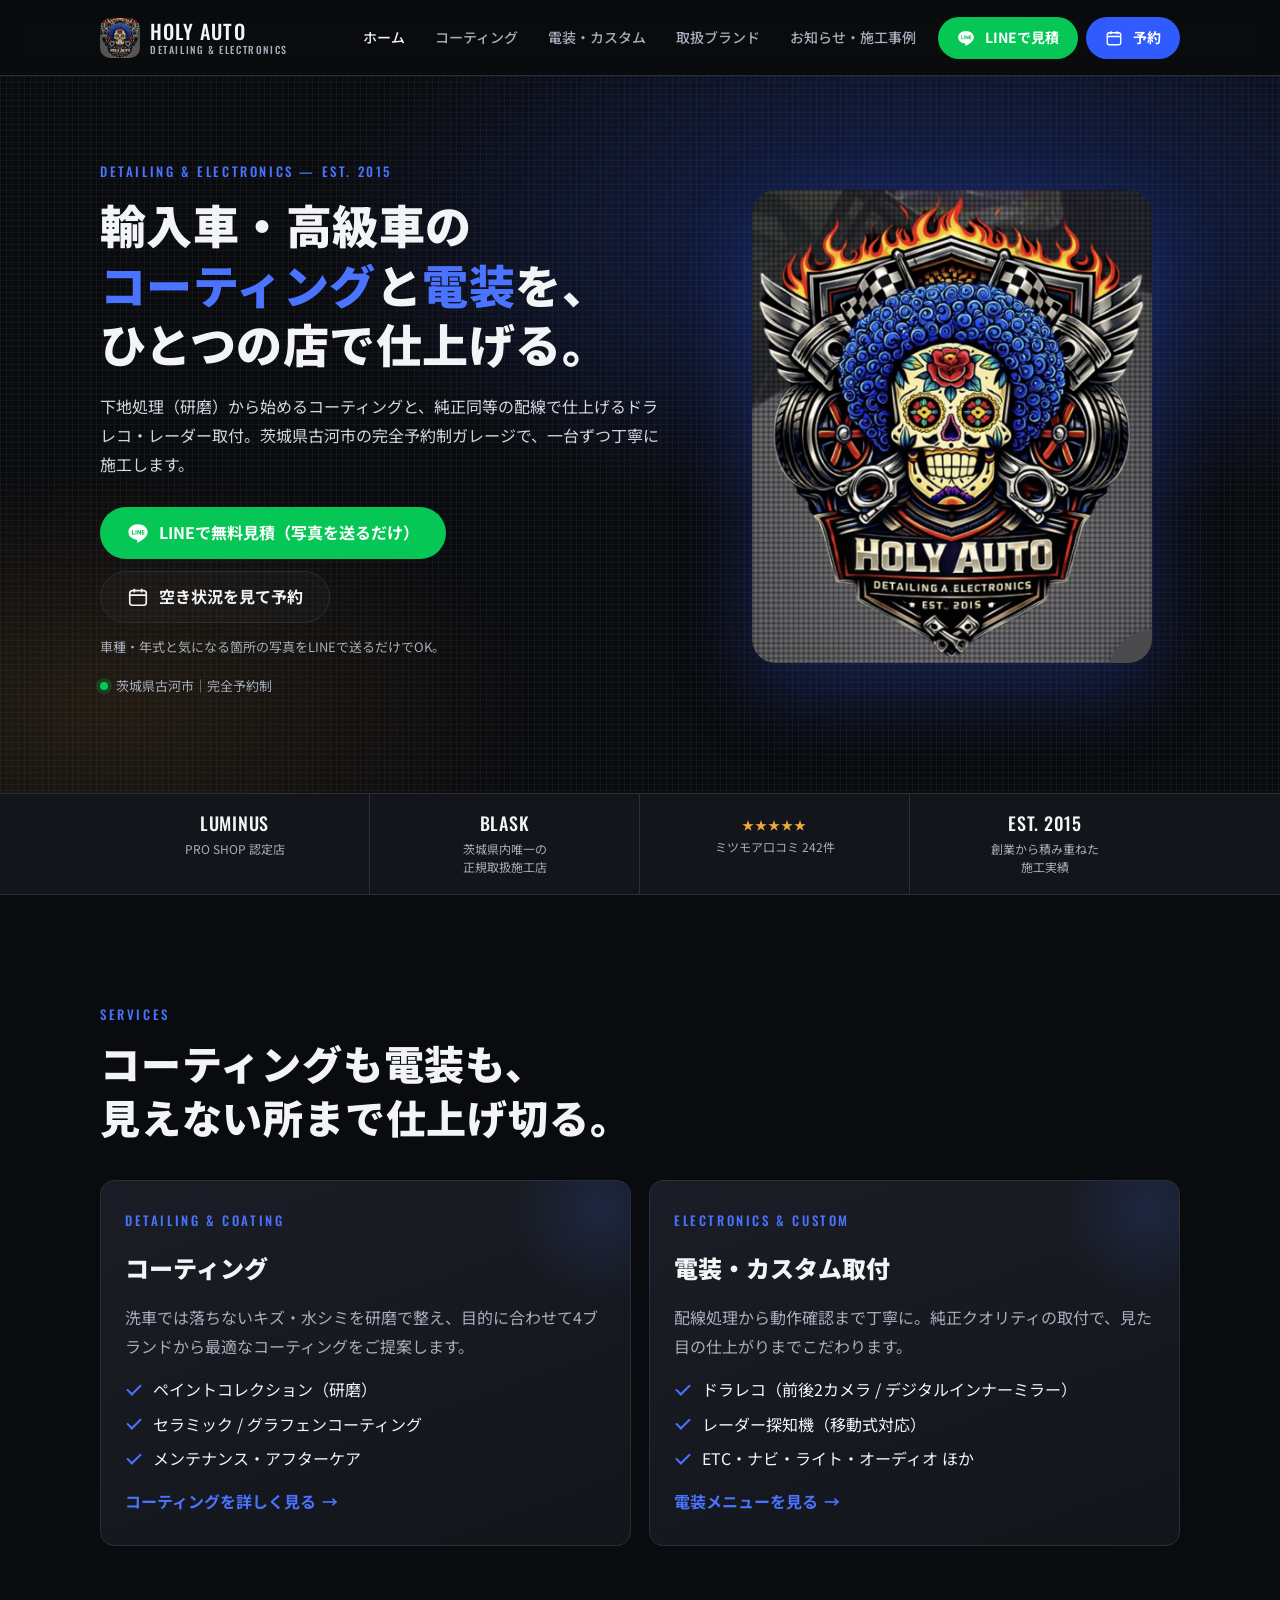
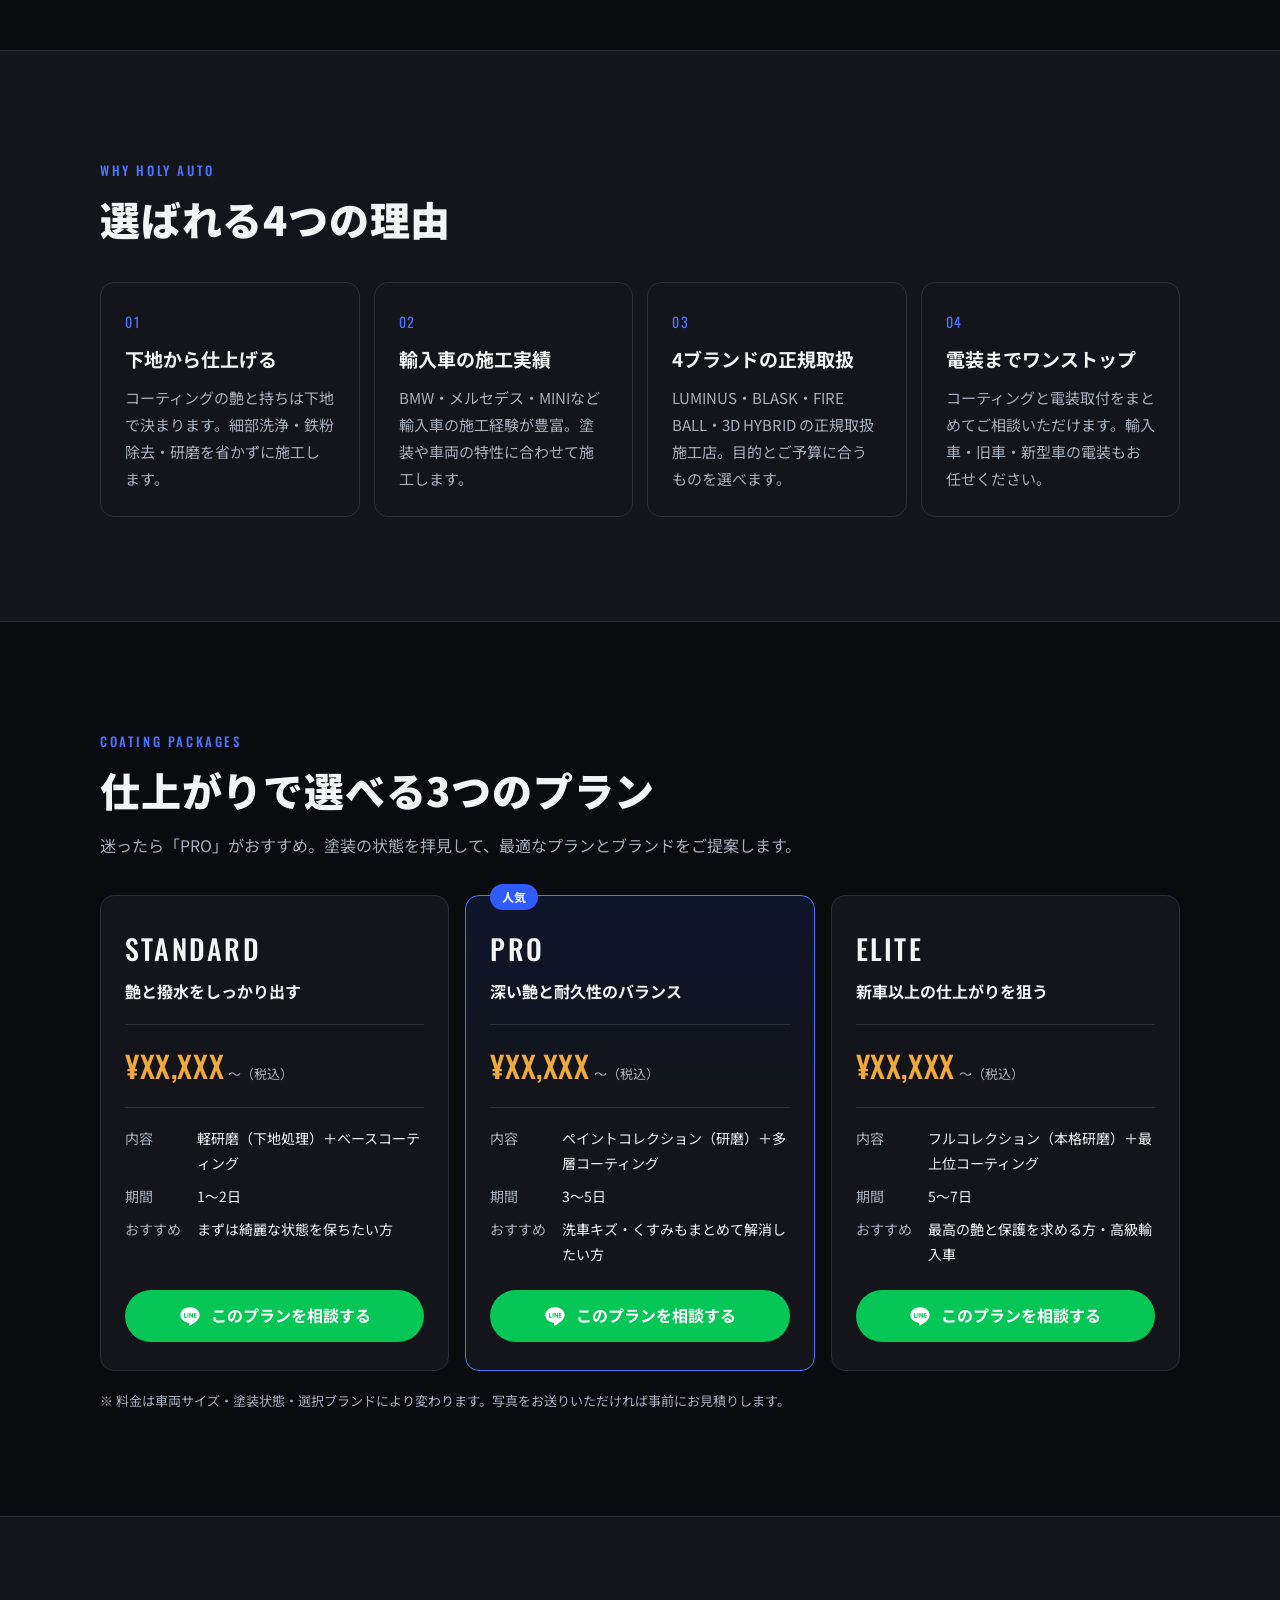
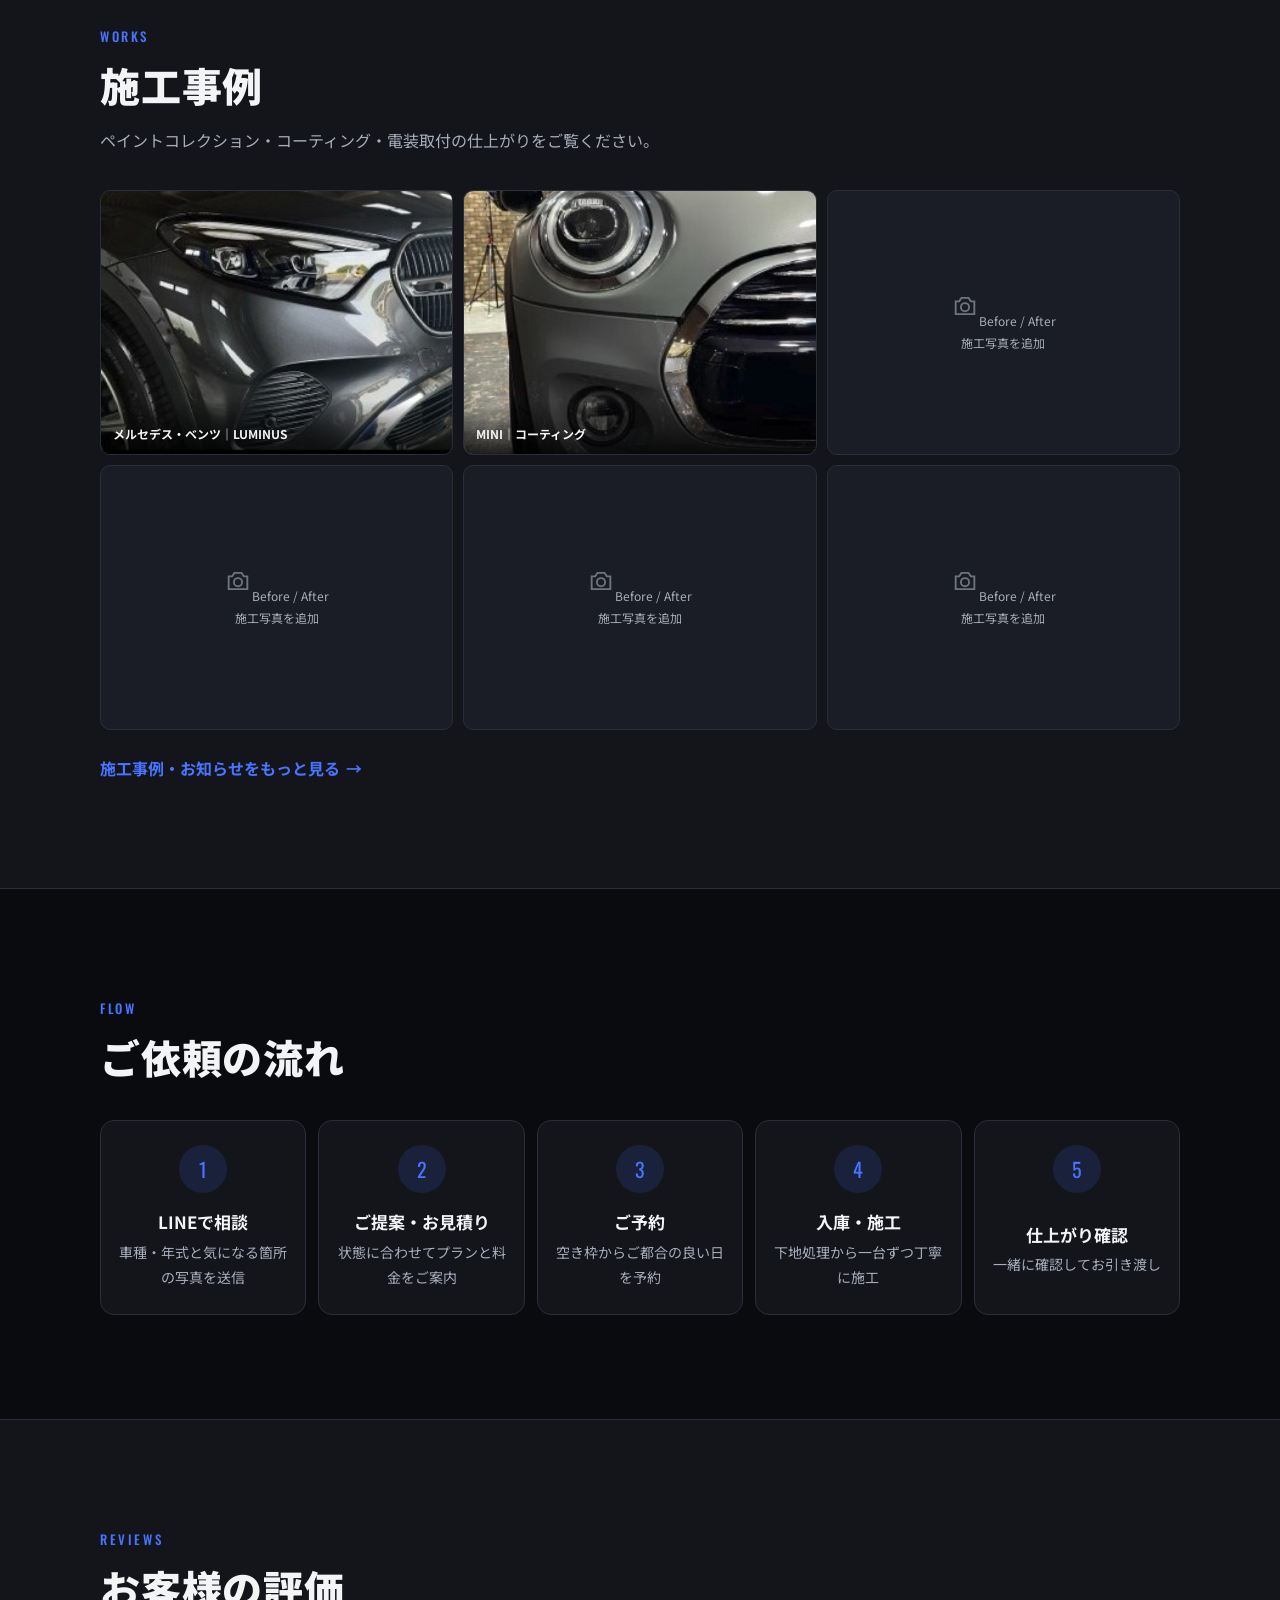
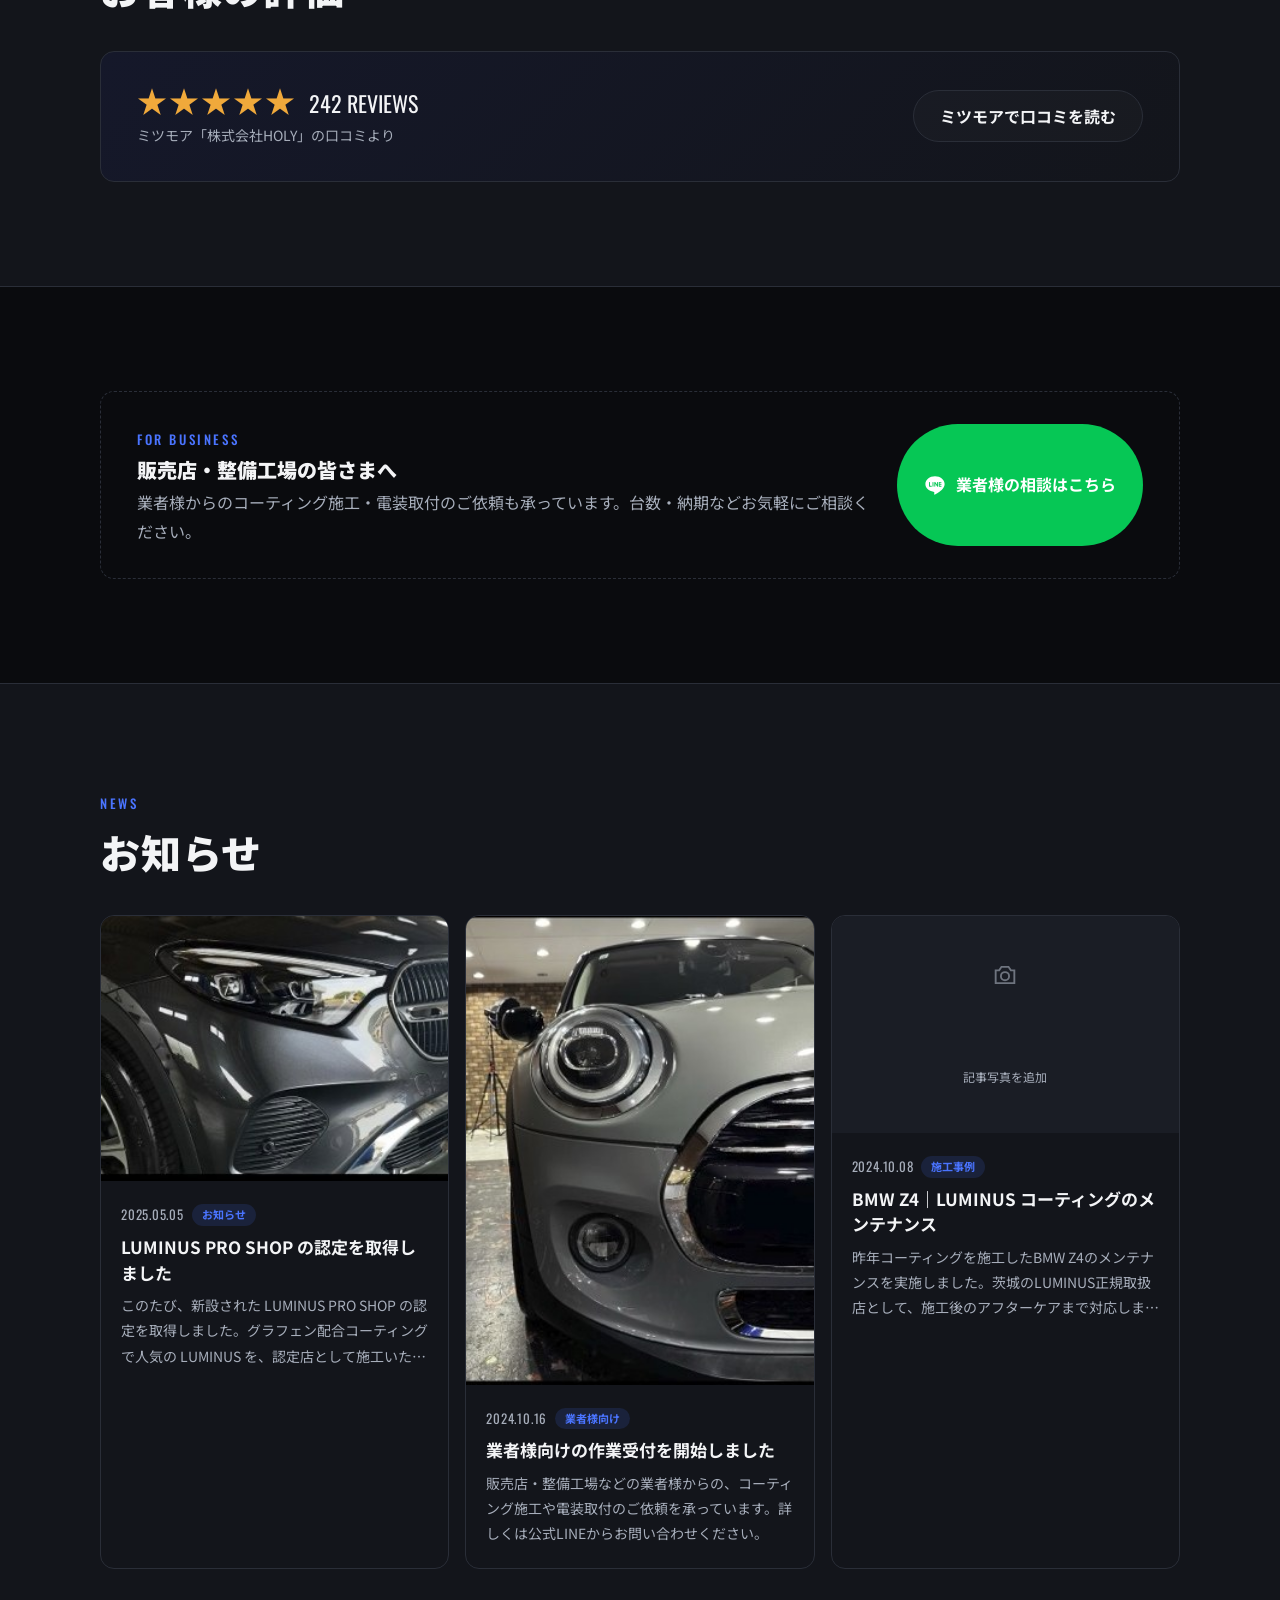
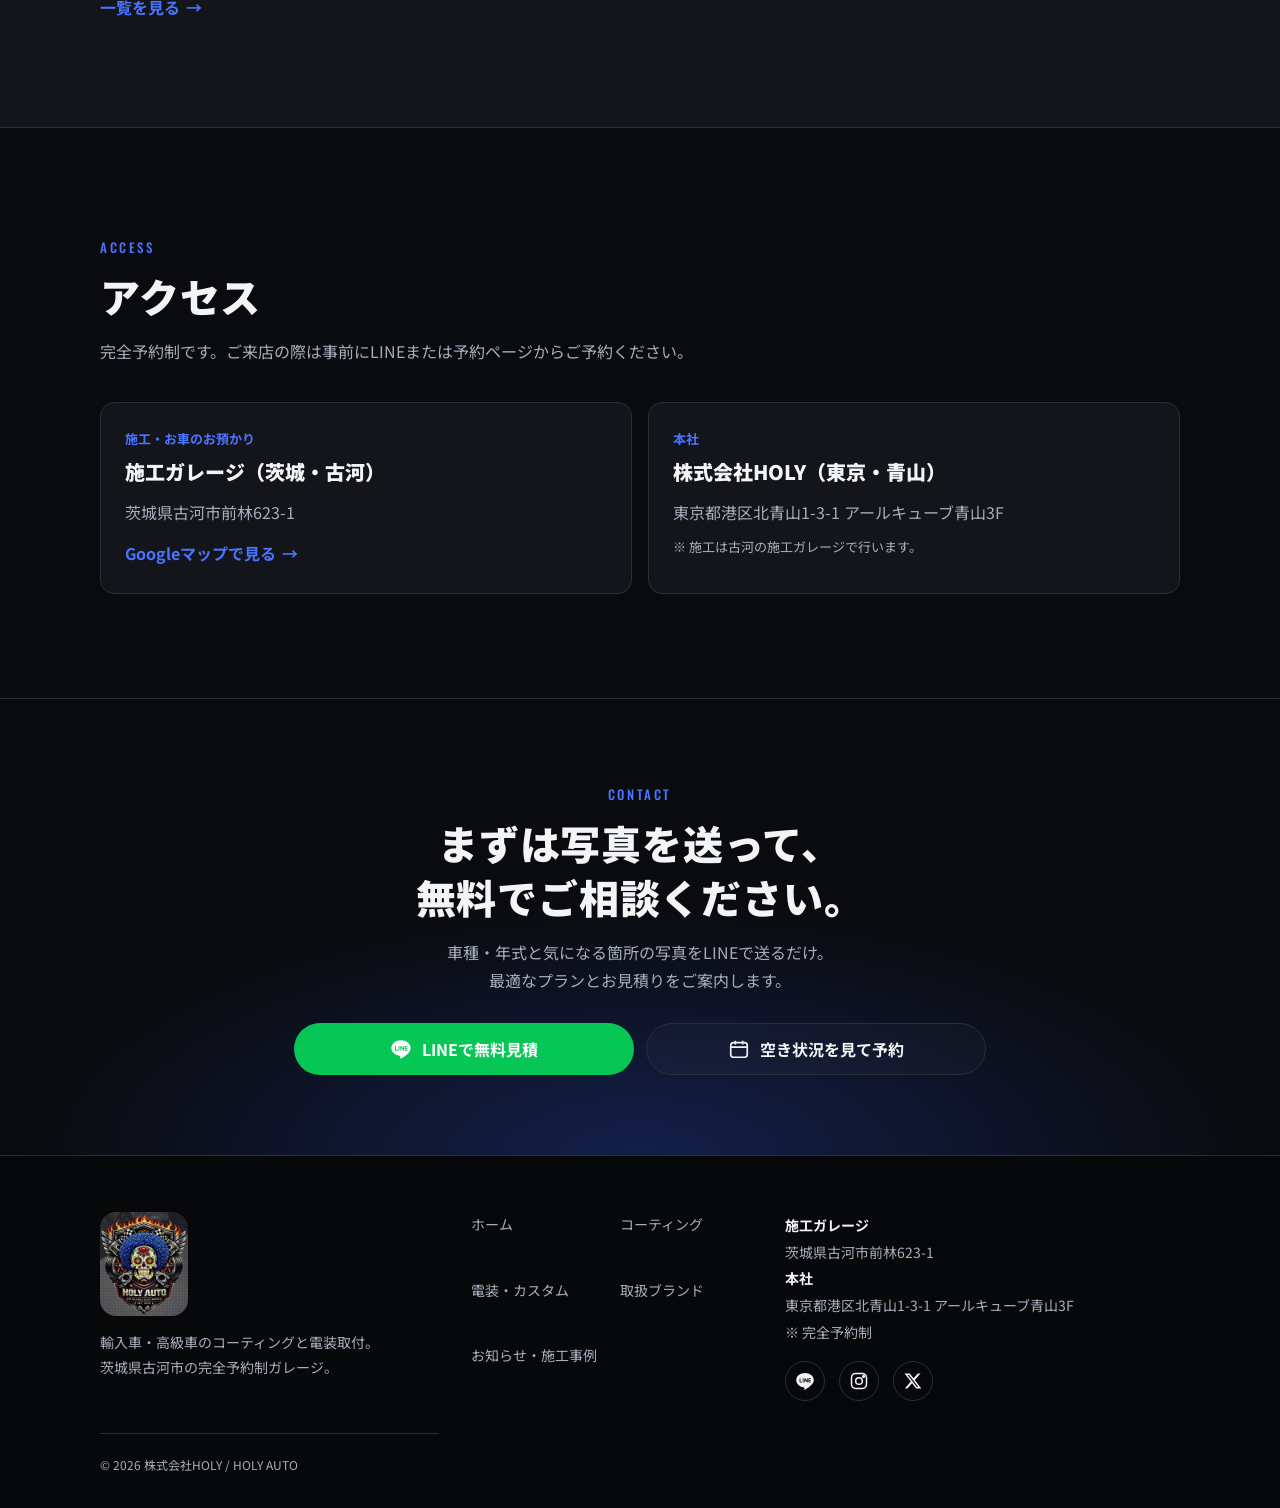
<file: index.html>
<!doctype html>
<html lang="ja">
<head>
<meta charset="utf-8">
<meta name="viewport" content="width=device-width, initial-scale=1, viewport-fit=cover">
<title>HOLY AUTO｜輸入車・高級車のコーティングと電装取付（茨城・古河）</title>
<meta name="description" content="茨城県古河市のHOLY AUTOは、輸入車・高級車のカーコーティングと電装取付の専門店。研磨から仕上げるコーティング（LUMINUS認定・BLASK正規）と、ドラレコ・レーダー取付をワンストップで。完全予約制、LINEで写真見積り無料。">
<meta name="theme-color" content="#0a0b0e">
<meta property="og:type" content="website">
<meta property="og:site_name" content="HOLY AUTO">
<meta property="og:title" content="HOLY AUTO｜輸入車・高級車のコーティングと電装取付（茨城・古河）">
<meta property="og:description" content="茨城県古河市のHOLY AUTOは、輸入車・高級車のカーコーティングと電装取付の専門店。研磨から仕上げるコーティング（LUMINUS認定・BLASK正規）と、ドラレコ・レーダー取付をワンストップで。完全予約制、LINEで写真見積り無料。">
<meta property="og:image" content="assets/img/logo.jpg">
<link rel="icon" href="assets/img/logo.jpg">
<link rel="preconnect" href="https://fonts.googleapis.com">
<link rel="preconnect" href="https://fonts.gstatic.com" crossorigin>
<link href="https://fonts.googleapis.com/css2?family=Noto+Sans+JP:wght@400;500;700;900&family=Oswald:wght@400;500&display=swap" rel="stylesheet">
<link rel="stylesheet" href="assets/css/style.css">
<script type="application/ld+json">{"@context": "https://schema.org", "@type": "AutoRepair", "name": "HOLY AUTO（株式会社HOLY）", "description": "輸入車・高級車のカーコーティングと電装取付の専門店。完全予約制。", "image": "assets/img/logo.jpg", "foundingDate": "2015", "address": {"@type": "PostalAddress", "addressCountry": "JP", "addressRegion": "茨城県", "addressLocality": "古河市", "streetAddress": "前林623-1"}, "makesOffer": [{"@type": "Offer", "itemOffered": {"@type": "Service", "name": "カーコーティング・ペイントコレクション"}}, {"@type": "Offer", "itemOffered": {"@type": "Service", "name": "ドライブレコーダー・レーダー探知機・電装品の取付"}}]}</script>
</head>
<body>
<header class="site-header">
  <div class="container">
    <a class="brand" href="index.html" aria-label="HOLY AUTO トップへ">
      <img src="assets/img/logo.jpg" alt="" width="40" height="40">
      <span class="brand__name">HOLY AUTO<small>DETAILING &amp; ELECTRONICS</small></span>
    </a>
    <nav class="global-nav" aria-label="メインメニュー">
      <a href="index.html" aria-current="page">ホーム</a>
      <a href="coating.html">コーティング</a>
      <a href="electronics.html">電装・カスタム</a>
      <a href="brands.html">取扱ブランド</a>
      <a href="blog.html">お知らせ・施工事例</a>
    </nav>
    <div class="header-cta">
      <a class="btn btn--line" href="#" data-link="line"><svg viewBox="0 0 24 24" aria-hidden="true"><path fill="currentColor" d="M12 2.5C6.2 2.5 1.5 6.3 1.5 11c0 4.2 3.7 7.7 8.8 8.4.3.1.8.2.9.5.1.3.1.7 0 1l-.1.9c0 .3-.2 1 .9.6 1.1-.5 6-3.6 8.2-6.1 1.5-1.7 2.3-3.4 2.3-5.3 0-4.7-4.7-8.5-10.5-8.5Zm-3.9 11.3H6a.5.5 0 0 1-.5-.5V9.1a.5.5 0 0 1 1 0v3.7h1.6a.5.5 0 0 1 0 1Zm2.2-.5a.5.5 0 0 1-1 0V9.1a.5.5 0 0 1 1 0v4.2Zm5 0a.5.5 0 0 1-.9.3l-2.1-2.9v2.6a.5.5 0 0 1-1 0V9.1a.5.5 0 0 1 .9-.3l2.1 2.9V9.1a.5.5 0 0 1 1 0v4.2Zm3.4-2.6a.5.5 0 0 1 0 1h-1.6v1.1h1.6a.5.5 0 0 1 0 1h-2.1a.5.5 0 0 1-.5-.5V9.1c0-.3.2-.5.5-.5h2.1a.5.5 0 0 1 0 1h-1.6v1.1h1.6Z"/></svg>LINEで見積</a>
      <a class="btn btn--primary" href="#" data-link="book"><svg viewBox="0 0 24 24" fill="none" stroke="currentColor" stroke-width="1.8" aria-hidden="true"><rect x="3" y="5" width="18" height="16" rx="3"/><path d="M3 10h18M8 3v4M16 3v4"/></svg>予約</a>
    </div>
    <button class="menu-btn" type="button" aria-label="メニューを開く" aria-expanded="false" aria-controls="drawer"><svg viewBox="0 0 24 24" fill="none" stroke="currentColor" stroke-width="2" aria-hidden="true"><path d="M4 7h16M4 12h16M4 17h16"/></svg></button>
  </div>
</header>
<div class="drawer" id="drawer" aria-hidden="true">
  <div class="drawer__top"><button class="menu-btn drawer__close" type="button" aria-label="メニューを閉じる"><svg viewBox="0 0 24 24" fill="none" stroke="currentColor" stroke-width="2" aria-hidden="true"><path d="M6 6l12 12M18 6 6 18"/></svg></button></div>
  <nav aria-label="メニュー">
    <a href="index.html" aria-current="page">ホーム<span>HOME</span></a>
    <a href="coating.html">コーティング<span>COATING</span></a>
    <a href="electronics.html">電装・カスタム<span>ELECTRONICS</span></a>
    <a href="brands.html">取扱ブランド<span>BRANDS</span></a>
    <a href="blog.html">お知らせ・施工事例<span>NEWS</span></a>
  </nav>
  <a class="btn btn--line" href="#" data-link="line"><svg viewBox="0 0 24 24" aria-hidden="true"><path fill="currentColor" d="M12 2.5C6.2 2.5 1.5 6.3 1.5 11c0 4.2 3.7 7.7 8.8 8.4.3.1.8.2.9.5.1.3.1.7 0 1l-.1.9c0 .3-.2 1 .9.6 1.1-.5 6-3.6 8.2-6.1 1.5-1.7 2.3-3.4 2.3-5.3 0-4.7-4.7-8.5-10.5-8.5Zm-3.9 11.3H6a.5.5 0 0 1-.5-.5V9.1a.5.5 0 0 1 1 0v3.7h1.6a.5.5 0 0 1 0 1Zm2.2-.5a.5.5 0 0 1-1 0V9.1a.5.5 0 0 1 1 0v4.2Zm5 0a.5.5 0 0 1-.9.3l-2.1-2.9v2.6a.5.5 0 0 1-1 0V9.1a.5.5 0 0 1 .9-.3l2.1 2.9V9.1a.5.5 0 0 1 1 0v4.2Zm3.4-2.6a.5.5 0 0 1 0 1h-1.6v1.1h1.6a.5.5 0 0 1 0 1h-2.1a.5.5 0 0 1-.5-.5V9.1c0-.3.2-.5.5-.5h2.1a.5.5 0 0 1 0 1h-1.6v1.1h1.6Z"/></svg>LINEで無料見積</a>
  <a class="btn btn--ghost" href="#" data-link="book"><svg viewBox="0 0 24 24" fill="none" stroke="currentColor" stroke-width="1.8" aria-hidden="true"><rect x="3" y="5" width="18" height="16" rx="3"/><path d="M3 10h18M8 3v4M16 3v4"/></svg>空き状況を見て予約</a>
</div>
<main>
<section class="hero mesh">
  <div class="container">
    <img class="hero__logo" src="assets/img/logo.jpg" alt="HOLY AUTO DETAILING &amp; ELECTRONICS EST. 2015" width="880" height="1040" fetchpriority="high">
    <div>
      <span class="eyebrow">Detailing &amp; Electronics — Est. 2015</span>
      <h1>輸入車・高級車の<br><em>コーティング</em>と<em>電装</em>を、<br>ひとつの店で仕上げる。</h1>
      <p class="hero__lead">下地処理（研磨）から始めるコーティングと、純正同等の配線で仕上げるドラレコ・レーダー取付。茨城県古河市の完全予約制ガレージで、一台ずつ丁寧に施工します。</p>
      <div class="btn-row"><a class="btn btn--line" href="#" data-link="line"><svg viewBox="0 0 24 24" aria-hidden="true"><path fill="currentColor" d="M12 2.5C6.2 2.5 1.5 6.3 1.5 11c0 4.2 3.7 7.7 8.8 8.4.3.1.8.2.9.5.1.3.1.7 0 1l-.1.9c0 .3-.2 1 .9.6 1.1-.5 6-3.6 8.2-6.1 1.5-1.7 2.3-3.4 2.3-5.3 0-4.7-4.7-8.5-10.5-8.5Zm-3.9 11.3H6a.5.5 0 0 1-.5-.5V9.1a.5.5 0 0 1 1 0v3.7h1.6a.5.5 0 0 1 0 1Zm2.2-.5a.5.5 0 0 1-1 0V9.1a.5.5 0 0 1 1 0v4.2Zm5 0a.5.5 0 0 1-.9.3l-2.1-2.9v2.6a.5.5 0 0 1-1 0V9.1a.5.5 0 0 1 .9-.3l2.1 2.9V9.1a.5.5 0 0 1 1 0v4.2Zm3.4-2.6a.5.5 0 0 1 0 1h-1.6v1.1h1.6a.5.5 0 0 1 0 1h-2.1a.5.5 0 0 1-.5-.5V9.1c0-.3.2-.5.5-.5h2.1a.5.5 0 0 1 0 1h-1.6v1.1h1.6Z"/></svg>LINEで無料見積（写真を送るだけ）</a><a class="btn btn--ghost" href="#" data-link="book"><svg viewBox="0 0 24 24" fill="none" stroke="currentColor" stroke-width="1.8" aria-hidden="true"><rect x="3" y="5" width="18" height="16" rx="3"/><path d="M3 10h18M8 3v4M16 3v4"/></svg>空き状況を見て予約</a></div>
      <p class="hero__note">車種・年式と気になる箇所の写真をLINEで送るだけでOK。</p>
      <p class="hero__place">茨城県古河市｜完全予約制</p>
    </div>
  </div>
</section>

<section class="trust" aria-label="認定・実績">
  <ul class="container">
    <li><strong>LUMINUS</strong><span>PRO SHOP 認定店</span></li>
    <li><strong>BLASK</strong><span>茨城県内唯一の<br>正規取扱施工店</span></li>
    <li><strong><span class="stars">★★★★★</span></strong><span>ミツモア口コミ 242件</span></li>
    <li><strong>EST. 2015</strong><span>創業から積み重ねた<br>施工実績</span></li>
  </ul>
</section>

<section class="section" id="services">
  <div class="container">
    <div class="section-head">
      <span class="eyebrow">Services</span>
      <h2 class="section-title">コーティングも電装も、<br>見えない所まで仕上げ切る。</h2>
    </div>
    <div class="service-grid">
      <a class="service-card" href="coating.html">
        <span class="eyebrow">Detailing &amp; Coating</span>
        <h3>コーティング</h3>
        <p>洗車では落ちないキズ・水シミを研磨で整え、目的に合わせて4ブランドから最適なコーティングをご提案します。</p>
        <ul class="check-list"><li>ペイントコレクション（研磨）</li><li>セラミック / グラフェンコーティング</li><li>メンテナンス・アフターケア</li></ul>
        <span class="text-link">コーティングを詳しく見る</span>
      </a>
      <a class="service-card" href="electronics.html">
        <span class="eyebrow">Electronics &amp; Custom</span>
        <h3>電装・カスタム取付</h3>
        <p>配線処理から動作確認まで丁寧に。純正クオリティの取付で、見た目の仕上がりまでこだわります。</p>
        <ul class="check-list"><li>ドラレコ（前後2カメラ / デジタルインナーミラー）</li><li>レーダー探知機（移動式対応）</li><li>ETC・ナビ・ライト・オーディオ ほか</li></ul>
        <span class="text-link">電装メニューを見る</span>
      </a>
    </div>
  </div>
</section>

<section class="section section--surface">
  <div class="container">
    <div class="section-head">
      <span class="eyebrow">Why HOLY AUTO</span>
      <h2 class="section-title">選ばれる4つの理由</h2>
    </div>
    <div class="reasons">
      <div class="reason"><h3>下地から仕上げる</h3><p>コーティングの艶と持ちは下地で決まります。細部洗浄・鉄粉除去・研磨を省かずに施工します。</p></div>
      <div class="reason"><h3>輸入車の施工実績</h3><p>BMW・メルセデス・MINIなど輸入車の施工経験が豊富。塗装や車両の特性に合わせて施工します。</p></div>
      <div class="reason"><h3>4ブランドの正規取扱</h3><p>LUMINUS・BLASK・FIRE BALL・3D HYBRID の正規取扱施工店。目的とご予算に合うものを選べます。</p></div>
      <div class="reason"><h3>電装までワンストップ</h3><p>コーティングと電装取付をまとめてご相談いただけます。輸入車・旧車・新型車の電装もお任せください。</p></div>
    </div>
  </div>
</section>

<section class="section" id="plans">
  <div class="container">
    <div class="section-head">
      <span class="eyebrow">Coating Packages</span>
      <h2 class="section-title">仕上がりで選べる3つのプラン</h2>
      <p class="section-lead">迷ったら「PRO」がおすすめ。塗装の状態を拝見して、最適なプランとブランドをご提案します。</p>
    </div>
    <div class="plans">
      <div class="plan">
        
        <h3 class="plan__name">STANDARD</h3>
        <p class="plan__tagline">艶と撥水をしっかり出す</p>
        <p class="plan__price"><strong class="todo">¥XX,XXX</strong><small>〜（税込）</small></p>
        <dl><dt>内容</dt><dd>軽研磨（下地処理）＋ベースコーティング</dd><dt>期間</dt><dd>1〜2日</dd><dt>おすすめ</dt><dd>まずは綺麗な状態を保ちたい方</dd></dl>
        <a class="btn btn--line" href="#" data-link="line"><svg viewBox="0 0 24 24" aria-hidden="true"><path fill="currentColor" d="M12 2.5C6.2 2.5 1.5 6.3 1.5 11c0 4.2 3.7 7.7 8.8 8.4.3.1.8.2.9.5.1.3.1.7 0 1l-.1.9c0 .3-.2 1 .9.6 1.1-.5 6-3.6 8.2-6.1 1.5-1.7 2.3-3.4 2.3-5.3 0-4.7-4.7-8.5-10.5-8.5Zm-3.9 11.3H6a.5.5 0 0 1-.5-.5V9.1a.5.5 0 0 1 1 0v3.7h1.6a.5.5 0 0 1 0 1Zm2.2-.5a.5.5 0 0 1-1 0V9.1a.5.5 0 0 1 1 0v4.2Zm5 0a.5.5 0 0 1-.9.3l-2.1-2.9v2.6a.5.5 0 0 1-1 0V9.1a.5.5 0 0 1 .9-.3l2.1 2.9V9.1a.5.5 0 0 1 1 0v4.2Zm3.4-2.6a.5.5 0 0 1 0 1h-1.6v1.1h1.6a.5.5 0 0 1 0 1h-2.1a.5.5 0 0 1-.5-.5V9.1c0-.3.2-.5.5-.5h2.1a.5.5 0 0 1 0 1h-1.6v1.1h1.6Z"/></svg>このプランを相談する</a>
      </div>
      <div class="plan plan--featured">
        <span class="plan__badge">人気</span>
        <h3 class="plan__name">PRO</h3>
        <p class="plan__tagline">深い艶と耐久性のバランス</p>
        <p class="plan__price"><strong class="todo">¥XX,XXX</strong><small>〜（税込）</small></p>
        <dl><dt>内容</dt><dd>ペイントコレクション（研磨）＋多層コーティング</dd><dt>期間</dt><dd>3〜5日</dd><dt>おすすめ</dt><dd>洗車キズ・くすみもまとめて解消したい方</dd></dl>
        <a class="btn btn--line" href="#" data-link="line"><svg viewBox="0 0 24 24" aria-hidden="true"><path fill="currentColor" d="M12 2.5C6.2 2.5 1.5 6.3 1.5 11c0 4.2 3.7 7.7 8.8 8.4.3.1.8.2.9.5.1.3.1.7 0 1l-.1.9c0 .3-.2 1 .9.6 1.1-.5 6-3.6 8.2-6.1 1.5-1.7 2.3-3.4 2.3-5.3 0-4.7-4.7-8.5-10.5-8.5Zm-3.9 11.3H6a.5.5 0 0 1-.5-.5V9.1a.5.5 0 0 1 1 0v3.7h1.6a.5.5 0 0 1 0 1Zm2.2-.5a.5.5 0 0 1-1 0V9.1a.5.5 0 0 1 1 0v4.2Zm5 0a.5.5 0 0 1-.9.3l-2.1-2.9v2.6a.5.5 0 0 1-1 0V9.1a.5.5 0 0 1 .9-.3l2.1 2.9V9.1a.5.5 0 0 1 1 0v4.2Zm3.4-2.6a.5.5 0 0 1 0 1h-1.6v1.1h1.6a.5.5 0 0 1 0 1h-2.1a.5.5 0 0 1-.5-.5V9.1c0-.3.2-.5.5-.5h2.1a.5.5 0 0 1 0 1h-1.6v1.1h1.6Z"/></svg>このプランを相談する</a>
      </div>
      <div class="plan">
        
        <h3 class="plan__name">ELITE</h3>
        <p class="plan__tagline">新車以上の仕上がりを狙う</p>
        <p class="plan__price"><strong class="todo">¥XX,XXX</strong><small>〜（税込）</small></p>
        <dl><dt>内容</dt><dd>フルコレクション（本格研磨）＋最上位コーティング</dd><dt>期間</dt><dd>5〜7日</dd><dt>おすすめ</dt><dd>最高の艶と保護を求める方・高級輸入車</dd></dl>
        <a class="btn btn--line" href="#" data-link="line"><svg viewBox="0 0 24 24" aria-hidden="true"><path fill="currentColor" d="M12 2.5C6.2 2.5 1.5 6.3 1.5 11c0 4.2 3.7 7.7 8.8 8.4.3.1.8.2.9.5.1.3.1.7 0 1l-.1.9c0 .3-.2 1 .9.6 1.1-.5 6-3.6 8.2-6.1 1.5-1.7 2.3-3.4 2.3-5.3 0-4.7-4.7-8.5-10.5-8.5Zm-3.9 11.3H6a.5.5 0 0 1-.5-.5V9.1a.5.5 0 0 1 1 0v3.7h1.6a.5.5 0 0 1 0 1Zm2.2-.5a.5.5 0 0 1-1 0V9.1a.5.5 0 0 1 1 0v4.2Zm5 0a.5.5 0 0 1-.9.3l-2.1-2.9v2.6a.5.5 0 0 1-1 0V9.1a.5.5 0 0 1 .9-.3l2.1 2.9V9.1a.5.5 0 0 1 1 0v4.2Zm3.4-2.6a.5.5 0 0 1 0 1h-1.6v1.1h1.6a.5.5 0 0 1 0 1h-2.1a.5.5 0 0 1-.5-.5V9.1c0-.3.2-.5.5-.5h2.1a.5.5 0 0 1 0 1h-1.6v1.1h1.6Z"/></svg>このプランを相談する</a>
      </div>
    </div>
    <p class="plans-note">※ 料金は車両サイズ・塗装状態・選択ブランドにより変わります。写真をお送りいただければ事前にお見積りします。</p>
  </div>
</section>

<section class="section section--surface" id="works">
  <div class="container">
    <div class="section-head">
      <span class="eyebrow">Works</span>
      <h2 class="section-title">施工事例</h2>
      <p class="section-lead">ペイントコレクション・コーティング・電装取付の仕上がりをご覧ください。</p>
    </div>
    <div class="works">
      <figure class="work"><img src="assets/img/blog-luminus.jpg" alt="メルセデス・ベンツ LUMINUSコーティング施工" loading="lazy"><figcaption>メルセデス・ベンツ｜LUMINUS</figcaption></figure>
      <figure class="work"><img src="assets/img/blog-gyosha.jpg" alt="MINI 施工" loading="lazy"><figcaption>MINI｜コーティング</figcaption></figure>
      <figure class="work work--placeholder"><div><svg viewBox="0 0 24 24" fill="none" stroke="currentColor" stroke-width="1.6" aria-hidden="true"><path d="M4 8h3l2-3h6l2 3h3v11H4z"/><circle cx="12" cy="13" r="3.5"/></svg><span>Before / After<br>施工写真を追加</span></div></figure>
      <figure class="work work--placeholder"><div><svg viewBox="0 0 24 24" fill="none" stroke="currentColor" stroke-width="1.6" aria-hidden="true"><path d="M4 8h3l2-3h6l2 3h3v11H4z"/><circle cx="12" cy="13" r="3.5"/></svg><span>Before / After<br>施工写真を追加</span></div></figure>
      <figure class="work work--placeholder"><div><svg viewBox="0 0 24 24" fill="none" stroke="currentColor" stroke-width="1.6" aria-hidden="true"><path d="M4 8h3l2-3h6l2 3h3v11H4z"/><circle cx="12" cy="13" r="3.5"/></svg><span>Before / After<br>施工写真を追加</span></div></figure>
      <figure class="work work--placeholder"><div><svg viewBox="0 0 24 24" fill="none" stroke="currentColor" stroke-width="1.6" aria-hidden="true"><path d="M4 8h3l2-3h6l2 3h3v11H4z"/><circle cx="12" cy="13" r="3.5"/></svg><span>Before / After<br>施工写真を追加</span></div></figure>
    </div>
    <p style="margin-top:24px"><a class="text-link" href="blog.html">施工事例・お知らせをもっと見る</a></p>
  </div>
</section>

<section class="section" id="flow">
  <div class="container">
    <div class="section-head">
      <span class="eyebrow">Flow</span>
      <h2 class="section-title">ご依頼の流れ</h2>
    </div>
    <ol class="steps">
      <li class="step"><div><h3>LINEで相談</h3><p>車種・年式と気になる箇所の写真を送信</p></div></li>
      <li class="step"><div><h3>ご提案・お見積り</h3><p>状態に合わせてプランと料金をご案内</p></div></li>
      <li class="step"><div><h3>ご予約</h3><p>空き枠からご都合の良い日を予約</p></div></li>
      <li class="step"><div><h3>入庫・施工</h3><p>下地処理から一台ずつ丁寧に施工</p></div></li>
      <li class="step"><div><h3>仕上がり確認</h3><p>一緒に確認してお引き渡し</p></div></li>
    </ol>
  </div>
</section>

<section class="section section--surface" id="reviews">
  <div class="container">
    <div class="section-head">
      <span class="eyebrow">Reviews</span>
      <h2 class="section-title">お客様の評価</h2>
    </div>
    <div class="review">
      <div>
        <div class="review__score"><span class="review__stars" aria-label="5つ星">★★★★★</span><span class="review__count">242 REVIEWS</span></div>
        <p class="review__source">ミツモア「株式会社HOLY」の口コミより</p>
      </div>
      <a class="btn btn--ghost" href="#" data-link="mitsumoa">ミツモアで口コミを読む</a>
    </div>
  </div>
</section>

<section class="section">
  <div class="container">
    <div class="b2b">
      <div>
        <span class="eyebrow">For Business</span>
        <h3>販売店・整備工場の皆さまへ</h3>
        <p>業者様からのコーティング施工・電装取付のご依頼も承っています。台数・納期などお気軽にご相談ください。</p>
      </div>
      <a class="btn btn--line" href="#" data-link="line"><svg viewBox="0 0 24 24" aria-hidden="true"><path fill="currentColor" d="M12 2.5C6.2 2.5 1.5 6.3 1.5 11c0 4.2 3.7 7.7 8.8 8.4.3.1.8.2.9.5.1.3.1.7 0 1l-.1.9c0 .3-.2 1 .9.6 1.1-.5 6-3.6 8.2-6.1 1.5-1.7 2.3-3.4 2.3-5.3 0-4.7-4.7-8.5-10.5-8.5Zm-3.9 11.3H6a.5.5 0 0 1-.5-.5V9.1a.5.5 0 0 1 1 0v3.7h1.6a.5.5 0 0 1 0 1Zm2.2-.5a.5.5 0 0 1-1 0V9.1a.5.5 0 0 1 1 0v4.2Zm5 0a.5.5 0 0 1-.9.3l-2.1-2.9v2.6a.5.5 0 0 1-1 0V9.1a.5.5 0 0 1 .9-.3l2.1 2.9V9.1a.5.5 0 0 1 1 0v4.2Zm3.4-2.6a.5.5 0 0 1 0 1h-1.6v1.1h1.6a.5.5 0 0 1 0 1h-2.1a.5.5 0 0 1-.5-.5V9.1c0-.3.2-.5.5-.5h2.1a.5.5 0 0 1 0 1h-1.6v1.1h1.6Z"/></svg>業者様の相談はこちら</a>
    </div>
  </div>
</section>

<section class="section section--surface" id="news">
  <div class="container">
    <div class="section-head">
      <span class="eyebrow">News</span>
      <h2 class="section-title">お知らせ</h2>
    </div>
    <div class="posts">
      <article class="post-card">
        <div class="post-card__img"><img src="assets/img/blog-luminus.jpg" alt="LUMINUSコーティング施工車（メルセデス・ベンツ）" loading="lazy"></div>
        <div class="post-card__body">
          <time datetime="2025-05-05">2025.05.05</time><span class="tag">お知らせ</span>
          <h3>LUMINUS PRO SHOP の認定を取得しました</h3>
          <p>このたび、新設された LUMINUS PRO SHOP の認定を取得しました。グラフェン配合コーティングで人気の LUMINUS を、認定店として施工いたします。</p>
        </div>
      </article><article class="post-card">
        <div class="post-card__img"><img src="assets/img/blog-gyosha.jpg" alt="MINI フロント" loading="lazy"></div>
        <div class="post-card__body">
          <time datetime="2024-10-16">2024.10.16</time><span class="tag">業者様向け</span>
          <h3>業者様向けの作業受付を開始しました</h3>
          <p>販売店・整備工場などの業者様からの、コーティング施工や電装取付のご依頼を承っています。詳しくは公式LINEからお問い合わせください。</p>
        </div>
      </article><article class="post-card">
        <div class="post-card__img"><div class="work--placeholder" style="height:100%"><svg viewBox="0 0 24 24" fill="none" stroke="currentColor" stroke-width="1.6" aria-hidden="true"><path d="M4 8h3l2-3h6l2 3h3v11H4z"/><circle cx="12" cy="13" r="3.5"/></svg><span>記事写真を追加</span></div></div>
        <div class="post-card__body">
          <time datetime="2024-10-08">2024.10.08</time><span class="tag">施工事例</span>
          <h3>BMW Z4｜LUMINUS コーティングのメンテナンス</h3>
          <p>昨年コーティングを施工したBMW Z4のメンテナンスを実施しました。茨城のLUMINUS正規取扱店として、施工後のアフターケアまで対応します。</p>
        </div>
      </article>
    </div>
    <p style="margin-top:24px"><a class="text-link" href="blog.html">一覧を見る</a></p>
  </div>
</section>

<section class="section" id="access">
  <div class="container">
    <div class="section-head">
      <span class="eyebrow">Access</span>
      <h2 class="section-title">アクセス</h2>
      <p class="section-lead">完全予約制です。ご来店の際は事前にLINEまたは予約ページからご予約ください。</p>
    </div>
    <div class="access">
      <div class="place">
        <p class="place__label">施工・お車のお預かり</p>
        <h3>施工ガレージ（茨城・古河）</h3>
        <address>茨城県古河市前林623-1</address>
        <a class="text-link" href="https://www.google.com/maps/search/?api=1&amp;query=%E8%8C%A8%E5%9F%8E%E7%9C%8C%E5%8F%A4%E6%B2%B3%E5%B8%82%E5%89%8D%E6%9E%97623-1" target="_blank" rel="noopener">Googleマップで見る</a>
      </div>
      <div class="place">
        <p class="place__label">本社</p>
        <h3>株式会社HOLY（東京・青山）</h3>
        <address>東京都港区北青山1-3-1 アールキューブ青山3F</address>
        <p class="text-muted" style="font-size:13px;margin-top:8px">※ 施工は古河の施工ガレージで行います。</p>
      </div>
    </div>
  </div>
</section>
<section class="cta-final">
  <div class="container">
    <span class="eyebrow">CONTACT</span>
    <h2 class="section-title">まずは写真を送って、<br>無料でご相談ください。</h2>
    <p class="section-lead" style="margin-left:auto;margin-right:auto">車種・年式と気になる箇所の写真をLINEで送るだけ。<br>最適なプランとお見積りをご案内します。</p>
    <div class="btn-row"><a class="btn btn--line" href="#" data-link="line"><svg viewBox="0 0 24 24" aria-hidden="true"><path fill="currentColor" d="M12 2.5C6.2 2.5 1.5 6.3 1.5 11c0 4.2 3.7 7.7 8.8 8.4.3.1.8.2.9.5.1.3.1.7 0 1l-.1.9c0 .3-.2 1 .9.6 1.1-.5 6-3.6 8.2-6.1 1.5-1.7 2.3-3.4 2.3-5.3 0-4.7-4.7-8.5-10.5-8.5Zm-3.9 11.3H6a.5.5 0 0 1-.5-.5V9.1a.5.5 0 0 1 1 0v3.7h1.6a.5.5 0 0 1 0 1Zm2.2-.5a.5.5 0 0 1-1 0V9.1a.5.5 0 0 1 1 0v4.2Zm5 0a.5.5 0 0 1-.9.3l-2.1-2.9v2.6a.5.5 0 0 1-1 0V9.1a.5.5 0 0 1 .9-.3l2.1 2.9V9.1a.5.5 0 0 1 1 0v4.2Zm3.4-2.6a.5.5 0 0 1 0 1h-1.6v1.1h1.6a.5.5 0 0 1 0 1h-2.1a.5.5 0 0 1-.5-.5V9.1c0-.3.2-.5.5-.5h2.1a.5.5 0 0 1 0 1h-1.6v1.1h1.6Z"/></svg>LINEで無料見積</a><a class="btn btn--ghost" href="#" data-link="book"><svg viewBox="0 0 24 24" fill="none" stroke="currentColor" stroke-width="1.8" aria-hidden="true"><rect x="3" y="5" width="18" height="16" rx="3"/><path d="M3 10h18M8 3v4M16 3v4"/></svg>空き状況を見て予約</a></div>
  </div>
</section>
</main>
<footer class="site-footer">
  <div class="container">
    <div class="footer-brand">
      <img src="assets/img/logo.jpg" alt="HOLY AUTO DETAILING &amp; ELECTRONICS EST. 2015" width="88" height="104" loading="lazy">
      <p>輸入車・高級車のコーティングと電装取付。<br>茨城県古河市の完全予約制ガレージ。</p>
    </div>
    <nav class="footer-nav" aria-label="フッターメニュー">
      <a href="index.html">ホーム</a>
      <a href="coating.html">コーティング</a>
      <a href="electronics.html">電装・カスタム</a>
      <a href="brands.html">取扱ブランド</a>
      <a href="blog.html">お知らせ・施工事例</a>
    </nav>
    <div class="footer-info">
      <address>
        <strong>施工ガレージ</strong><br>茨城県古河市前林623-1<br>
        <strong>本社</strong><br>東京都港区北青山1-3-1 アールキューブ青山3F<br>
        ※ 完全予約制
      </address>
      <div class="sns">
        <a href="#" data-link="line" aria-label="公式LINE"><svg viewBox="0 0 24 24" aria-hidden="true"><path fill="currentColor" d="M12 2.5C6.2 2.5 1.5 6.3 1.5 11c0 4.2 3.7 7.7 8.8 8.4.3.1.8.2.9.5.1.3.1.7 0 1l-.1.9c0 .3-.2 1 .9.6 1.1-.5 6-3.6 8.2-6.1 1.5-1.7 2.3-3.4 2.3-5.3 0-4.7-4.7-8.5-10.5-8.5Zm-3.9 11.3H6a.5.5 0 0 1-.5-.5V9.1a.5.5 0 0 1 1 0v3.7h1.6a.5.5 0 0 1 0 1Zm2.2-.5a.5.5 0 0 1-1 0V9.1a.5.5 0 0 1 1 0v4.2Zm5 0a.5.5 0 0 1-.9.3l-2.1-2.9v2.6a.5.5 0 0 1-1 0V9.1a.5.5 0 0 1 .9-.3l2.1 2.9V9.1a.5.5 0 0 1 1 0v4.2Zm3.4-2.6a.5.5 0 0 1 0 1h-1.6v1.1h1.6a.5.5 0 0 1 0 1h-2.1a.5.5 0 0 1-.5-.5V9.1c0-.3.2-.5.5-.5h2.1a.5.5 0 0 1 0 1h-1.6v1.1h1.6Z"/></svg></a>
        <a href="#" data-link="instagram" aria-label="Instagram"><svg viewBox="0 0 24 24" fill="none" stroke="currentColor" stroke-width="1.8" aria-hidden="true"><rect x="3" y="3" width="18" height="18" rx="5"/><circle cx="12" cy="12" r="4"/><circle cx="17.5" cy="6.5" r="1" fill="currentColor"/></svg></a>
        <a href="#" data-link="x" aria-label="X"><svg viewBox="0 0 24 24" aria-hidden="true"><path fill="currentColor" d="M17.8 3h3.1l-6.8 7.7L22 21h-6.2l-4.9-6.3L5.3 21H2.2l7.2-8.3L1.8 3h6.4l4.4 5.8L17.8 3Zm-1.1 16.2h1.7L7.2 4.7H5.4l11.3 14.5Z"/></svg></a>
      </div>
    </div>
    <p class="copyright">&copy; <span id="year">2026</span> 株式会社HOLY / HOLY AUTO</p>
  </div>
</footer>
<div class="sticky-cta">
  <a class="btn btn--line" href="#" data-link="line"><svg viewBox="0 0 24 24" aria-hidden="true"><path fill="currentColor" d="M12 2.5C6.2 2.5 1.5 6.3 1.5 11c0 4.2 3.7 7.7 8.8 8.4.3.1.8.2.9.5.1.3.1.7 0 1l-.1.9c0 .3-.2 1 .9.6 1.1-.5 6-3.6 8.2-6.1 1.5-1.7 2.3-3.4 2.3-5.3 0-4.7-4.7-8.5-10.5-8.5Zm-3.9 11.3H6a.5.5 0 0 1-.5-.5V9.1a.5.5 0 0 1 1 0v3.7h1.6a.5.5 0 0 1 0 1Zm2.2-.5a.5.5 0 0 1-1 0V9.1a.5.5 0 0 1 1 0v4.2Zm5 0a.5.5 0 0 1-.9.3l-2.1-2.9v2.6a.5.5 0 0 1-1 0V9.1a.5.5 0 0 1 .9-.3l2.1 2.9V9.1a.5.5 0 0 1 1 0v4.2Zm3.4-2.6a.5.5 0 0 1 0 1h-1.6v1.1h1.6a.5.5 0 0 1 0 1h-2.1a.5.5 0 0 1-.5-.5V9.1c0-.3.2-.5.5-.5h2.1a.5.5 0 0 1 0 1h-1.6v1.1h1.6Z"/></svg>LINEで無料見積</a>
  <a class="btn btn--primary" href="#" data-link="book"><svg viewBox="0 0 24 24" fill="none" stroke="currentColor" stroke-width="1.8" aria-hidden="true"><rect x="3" y="5" width="18" height="16" rx="3"/><path d="M3 10h18M8 3v4M16 3v4"/></svg>予約する</a>
</div>
<script src="assets/js/main.js"></script>
</body>
</html>
</file>
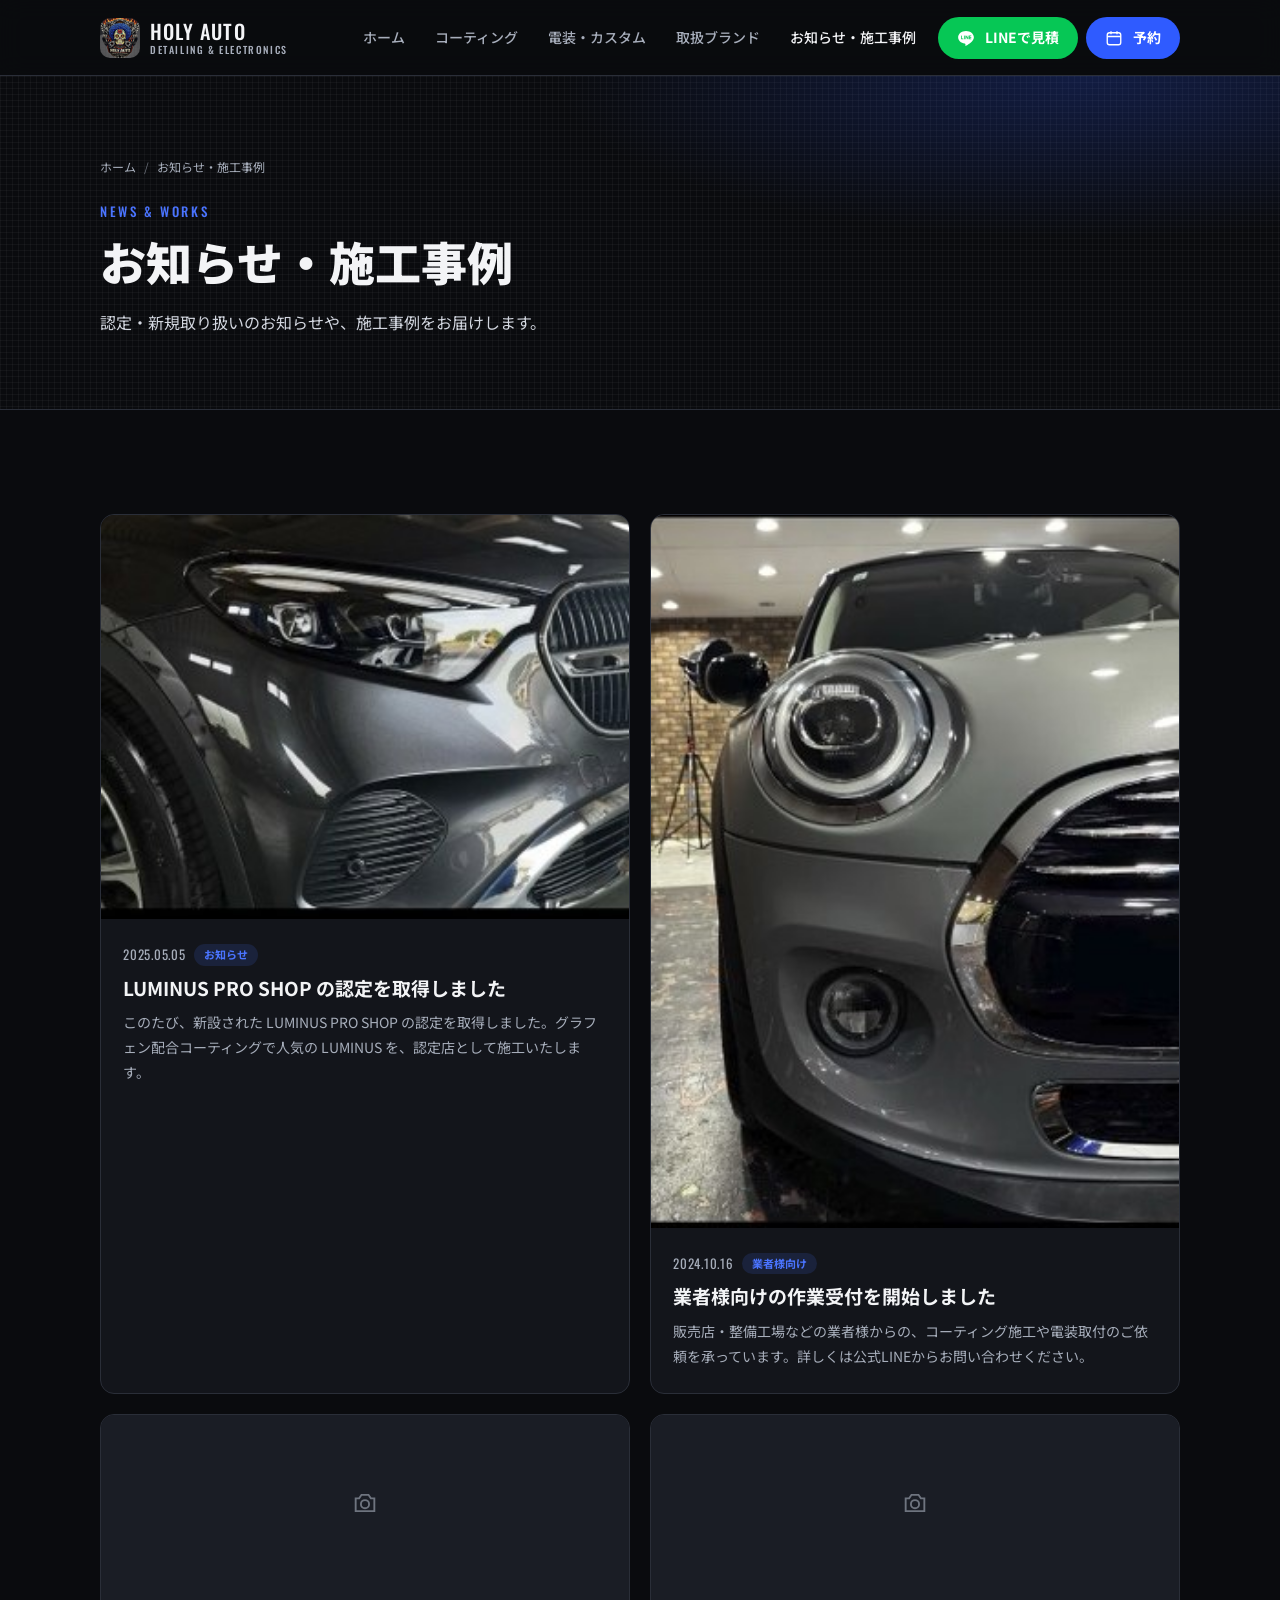
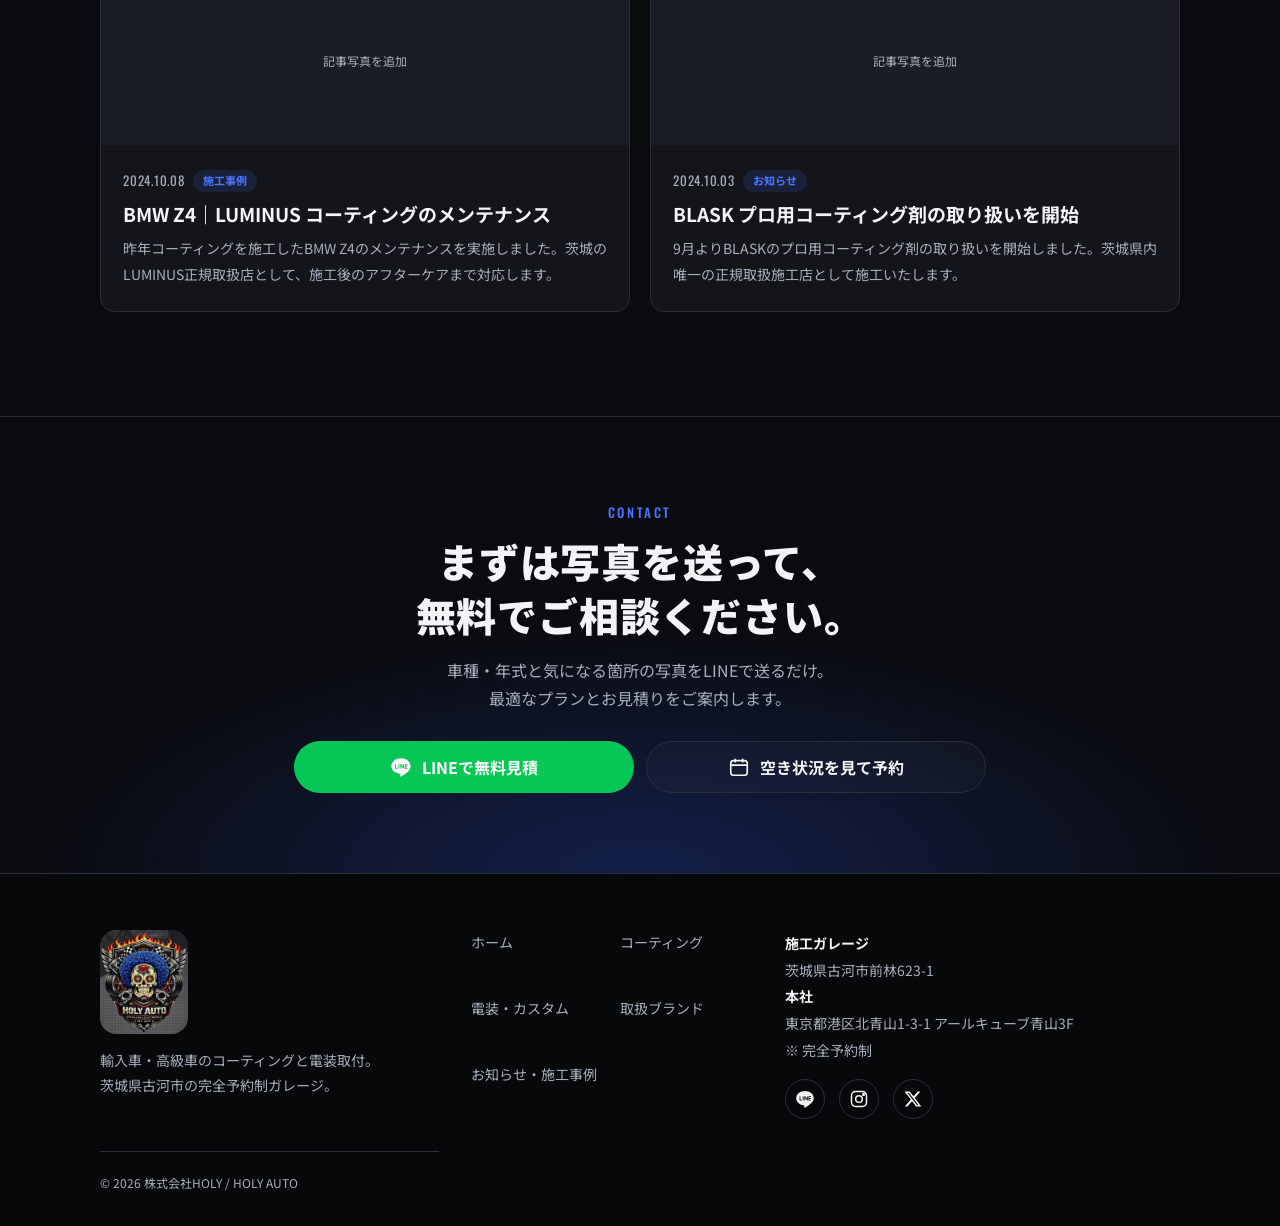
<file: blog.html>
<!doctype html>
<html lang="ja">
<head>
<meta charset="utf-8">
<meta name="viewport" content="width=device-width, initial-scale=1, viewport-fit=cover">
<title>お知らせ・施工事例｜HOLY AUTO</title>
<meta name="description" content="HOLY AUTOのお知らせと施工事例。LUMINUS PRO SHOP認定、BLASKプロ用コーティング剤の取り扱い開始、BMW Z4のコーティングメンテナンスなど。">
<meta name="theme-color" content="#0a0b0e">
<meta property="og:type" content="website">
<meta property="og:site_name" content="HOLY AUTO">
<meta property="og:title" content="お知らせ・施工事例｜HOLY AUTO">
<meta property="og:description" content="HOLY AUTOのお知らせと施工事例。LUMINUS PRO SHOP認定、BLASKプロ用コーティング剤の取り扱い開始、BMW Z4のコーティングメンテナンスなど。">
<meta property="og:image" content="assets/img/logo.jpg">
<link rel="icon" href="assets/img/logo.jpg">
<link rel="preconnect" href="https://fonts.googleapis.com">
<link rel="preconnect" href="https://fonts.gstatic.com" crossorigin>
<link href="https://fonts.googleapis.com/css2?family=Noto+Sans+JP:wght@400;500;700;900&family=Oswald:wght@400;500&display=swap" rel="stylesheet">
<link rel="stylesheet" href="assets/css/style.css">
</head>
<body>
<header class="site-header">
  <div class="container">
    <a class="brand" href="index.html" aria-label="HOLY AUTO トップへ">
      <img src="assets/img/logo.jpg" alt="" width="40" height="40">
      <span class="brand__name">HOLY AUTO<small>DETAILING &amp; ELECTRONICS</small></span>
    </a>
    <nav class="global-nav" aria-label="メインメニュー">
      <a href="index.html">ホーム</a>
      <a href="coating.html">コーティング</a>
      <a href="electronics.html">電装・カスタム</a>
      <a href="brands.html">取扱ブランド</a>
      <a href="blog.html" aria-current="page">お知らせ・施工事例</a>
    </nav>
    <div class="header-cta">
      <a class="btn btn--line" href="#" data-link="line"><svg viewBox="0 0 24 24" aria-hidden="true"><path fill="currentColor" d="M12 2.5C6.2 2.5 1.5 6.3 1.5 11c0 4.2 3.7 7.7 8.8 8.4.3.1.8.2.9.5.1.3.1.7 0 1l-.1.9c0 .3-.2 1 .9.6 1.1-.5 6-3.6 8.2-6.1 1.5-1.7 2.3-3.4 2.3-5.3 0-4.7-4.7-8.5-10.5-8.5Zm-3.9 11.3H6a.5.5 0 0 1-.5-.5V9.1a.5.5 0 0 1 1 0v3.7h1.6a.5.5 0 0 1 0 1Zm2.2-.5a.5.5 0 0 1-1 0V9.1a.5.5 0 0 1 1 0v4.2Zm5 0a.5.5 0 0 1-.9.3l-2.1-2.9v2.6a.5.5 0 0 1-1 0V9.1a.5.5 0 0 1 .9-.3l2.1 2.9V9.1a.5.5 0 0 1 1 0v4.2Zm3.4-2.6a.5.5 0 0 1 0 1h-1.6v1.1h1.6a.5.5 0 0 1 0 1h-2.1a.5.5 0 0 1-.5-.5V9.1c0-.3.2-.5.5-.5h2.1a.5.5 0 0 1 0 1h-1.6v1.1h1.6Z"/></svg>LINEで見積</a>
      <a class="btn btn--primary" href="#" data-link="book"><svg viewBox="0 0 24 24" fill="none" stroke="currentColor" stroke-width="1.8" aria-hidden="true"><rect x="3" y="5" width="18" height="16" rx="3"/><path d="M3 10h18M8 3v4M16 3v4"/></svg>予約</a>
    </div>
    <button class="menu-btn" type="button" aria-label="メニューを開く" aria-expanded="false" aria-controls="drawer"><svg viewBox="0 0 24 24" fill="none" stroke="currentColor" stroke-width="2" aria-hidden="true"><path d="M4 7h16M4 12h16M4 17h16"/></svg></button>
  </div>
</header>
<div class="drawer" id="drawer" aria-hidden="true">
  <div class="drawer__top"><button class="menu-btn drawer__close" type="button" aria-label="メニューを閉じる"><svg viewBox="0 0 24 24" fill="none" stroke="currentColor" stroke-width="2" aria-hidden="true"><path d="M6 6l12 12M18 6 6 18"/></svg></button></div>
  <nav aria-label="メニュー">
    <a href="index.html">ホーム<span>HOME</span></a>
    <a href="coating.html">コーティング<span>COATING</span></a>
    <a href="electronics.html">電装・カスタム<span>ELECTRONICS</span></a>
    <a href="brands.html">取扱ブランド<span>BRANDS</span></a>
    <a href="blog.html" aria-current="page">お知らせ・施工事例<span>NEWS</span></a>
  </nav>
  <a class="btn btn--line" href="#" data-link="line"><svg viewBox="0 0 24 24" aria-hidden="true"><path fill="currentColor" d="M12 2.5C6.2 2.5 1.5 6.3 1.5 11c0 4.2 3.7 7.7 8.8 8.4.3.1.8.2.9.5.1.3.1.7 0 1l-.1.9c0 .3-.2 1 .9.6 1.1-.5 6-3.6 8.2-6.1 1.5-1.7 2.3-3.4 2.3-5.3 0-4.7-4.7-8.5-10.5-8.5Zm-3.9 11.3H6a.5.5 0 0 1-.5-.5V9.1a.5.5 0 0 1 1 0v3.7h1.6a.5.5 0 0 1 0 1Zm2.2-.5a.5.5 0 0 1-1 0V9.1a.5.5 0 0 1 1 0v4.2Zm5 0a.5.5 0 0 1-.9.3l-2.1-2.9v2.6a.5.5 0 0 1-1 0V9.1a.5.5 0 0 1 .9-.3l2.1 2.9V9.1a.5.5 0 0 1 1 0v4.2Zm3.4-2.6a.5.5 0 0 1 0 1h-1.6v1.1h1.6a.5.5 0 0 1 0 1h-2.1a.5.5 0 0 1-.5-.5V9.1c0-.3.2-.5.5-.5h2.1a.5.5 0 0 1 0 1h-1.6v1.1h1.6Z"/></svg>LINEで無料見積</a>
  <a class="btn btn--ghost" href="#" data-link="book"><svg viewBox="0 0 24 24" fill="none" stroke="currentColor" stroke-width="1.8" aria-hidden="true"><rect x="3" y="5" width="18" height="16" rx="3"/><path d="M3 10h18M8 3v4M16 3v4"/></svg>空き状況を見て予約</a>
</div>
<main>
<section class="page-hero mesh">
  <div class="container">
    <ol class="breadcrumb"><li><a href="index.html">ホーム</a></li><li>お知らせ・施工事例</li></ol>
    <span class="eyebrow">News &amp; Works</span>
    <h1>お知らせ・施工事例</h1>
    <p>認定・新規取り扱いのお知らせや、施工事例をお届けします。</p>
  </div>
</section>

<section class="section">
  <div class="container">
    <div class="post-list">
      <article class="post-card">
        <div class="post-card__img"><img src="assets/img/blog-luminus.jpg" alt="LUMINUSコーティング施工車（メルセデス・ベンツ）" loading="lazy"></div>
        <div class="post-card__body">
          <time datetime="2025-05-05">2025.05.05</time><span class="tag">お知らせ</span>
          <h2>LUMINUS PRO SHOP の認定を取得しました</h2>
          <p>このたび、新設された LUMINUS PRO SHOP の認定を取得しました。グラフェン配合コーティングで人気の LUMINUS を、認定店として施工いたします。</p>
        </div>
      </article><article class="post-card">
        <div class="post-card__img"><img src="assets/img/blog-gyosha.jpg" alt="MINI フロント" loading="lazy"></div>
        <div class="post-card__body">
          <time datetime="2024-10-16">2024.10.16</time><span class="tag">業者様向け</span>
          <h2>業者様向けの作業受付を開始しました</h2>
          <p>販売店・整備工場などの業者様からの、コーティング施工や電装取付のご依頼を承っています。詳しくは公式LINEからお問い合わせください。</p>
        </div>
      </article><article class="post-card">
        <div class="post-card__img"><div class="work--placeholder" style="height:100%"><svg viewBox="0 0 24 24" fill="none" stroke="currentColor" stroke-width="1.6" aria-hidden="true"><path d="M4 8h3l2-3h6l2 3h3v11H4z"/><circle cx="12" cy="13" r="3.5"/></svg><span>記事写真を追加</span></div></div>
        <div class="post-card__body">
          <time datetime="2024-10-08">2024.10.08</time><span class="tag">施工事例</span>
          <h2>BMW Z4｜LUMINUS コーティングのメンテナンス</h2>
          <p>昨年コーティングを施工したBMW Z4のメンテナンスを実施しました。茨城のLUMINUS正規取扱店として、施工後のアフターケアまで対応します。</p>
        </div>
      </article><article class="post-card">
        <div class="post-card__img"><div class="work--placeholder" style="height:100%"><svg viewBox="0 0 24 24" fill="none" stroke="currentColor" stroke-width="1.6" aria-hidden="true"><path d="M4 8h3l2-3h6l2 3h3v11H4z"/><circle cx="12" cy="13" r="3.5"/></svg><span>記事写真を追加</span></div></div>
        <div class="post-card__body">
          <time datetime="2024-10-03">2024.10.03</time><span class="tag">お知らせ</span>
          <h2>BLASK プロ用コーティング剤の取り扱いを開始</h2>
          <p>9月よりBLASKのプロ用コーティング剤の取り扱いを開始しました。茨城県内唯一の正規取扱施工店として施工いたします。</p>
        </div>
      </article>
    </div>
  </div>
</section>
<section class="cta-final">
  <div class="container">
    <span class="eyebrow">CONTACT</span>
    <h2 class="section-title">まずは写真を送って、<br>無料でご相談ください。</h2>
    <p class="section-lead" style="margin-left:auto;margin-right:auto">車種・年式と気になる箇所の写真をLINEで送るだけ。<br>最適なプランとお見積りをご案内します。</p>
    <div class="btn-row"><a class="btn btn--line" href="#" data-link="line"><svg viewBox="0 0 24 24" aria-hidden="true"><path fill="currentColor" d="M12 2.5C6.2 2.5 1.5 6.3 1.5 11c0 4.2 3.7 7.7 8.8 8.4.3.1.8.2.9.5.1.3.1.7 0 1l-.1.9c0 .3-.2 1 .9.6 1.1-.5 6-3.6 8.2-6.1 1.5-1.7 2.3-3.4 2.3-5.3 0-4.7-4.7-8.5-10.5-8.5Zm-3.9 11.3H6a.5.5 0 0 1-.5-.5V9.1a.5.5 0 0 1 1 0v3.7h1.6a.5.5 0 0 1 0 1Zm2.2-.5a.5.5 0 0 1-1 0V9.1a.5.5 0 0 1 1 0v4.2Zm5 0a.5.5 0 0 1-.9.3l-2.1-2.9v2.6a.5.5 0 0 1-1 0V9.1a.5.5 0 0 1 .9-.3l2.1 2.9V9.1a.5.5 0 0 1 1 0v4.2Zm3.4-2.6a.5.5 0 0 1 0 1h-1.6v1.1h1.6a.5.5 0 0 1 0 1h-2.1a.5.5 0 0 1-.5-.5V9.1c0-.3.2-.5.5-.5h2.1a.5.5 0 0 1 0 1h-1.6v1.1h1.6Z"/></svg>LINEで無料見積</a><a class="btn btn--ghost" href="#" data-link="book"><svg viewBox="0 0 24 24" fill="none" stroke="currentColor" stroke-width="1.8" aria-hidden="true"><rect x="3" y="5" width="18" height="16" rx="3"/><path d="M3 10h18M8 3v4M16 3v4"/></svg>空き状況を見て予約</a></div>
  </div>
</section>
</main>
<footer class="site-footer">
  <div class="container">
    <div class="footer-brand">
      <img src="assets/img/logo.jpg" alt="HOLY AUTO DETAILING &amp; ELECTRONICS EST. 2015" width="88" height="104" loading="lazy">
      <p>輸入車・高級車のコーティングと電装取付。<br>茨城県古河市の完全予約制ガレージ。</p>
    </div>
    <nav class="footer-nav" aria-label="フッターメニュー">
      <a href="index.html">ホーム</a>
      <a href="coating.html">コーティング</a>
      <a href="electronics.html">電装・カスタム</a>
      <a href="brands.html">取扱ブランド</a>
      <a href="blog.html">お知らせ・施工事例</a>
    </nav>
    <div class="footer-info">
      <address>
        <strong>施工ガレージ</strong><br>茨城県古河市前林623-1<br>
        <strong>本社</strong><br>東京都港区北青山1-3-1 アールキューブ青山3F<br>
        ※ 完全予約制
      </address>
      <div class="sns">
        <a href="#" data-link="line" aria-label="公式LINE"><svg viewBox="0 0 24 24" aria-hidden="true"><path fill="currentColor" d="M12 2.5C6.2 2.5 1.5 6.3 1.5 11c0 4.2 3.7 7.7 8.8 8.4.3.1.8.2.9.5.1.3.1.7 0 1l-.1.9c0 .3-.2 1 .9.6 1.1-.5 6-3.6 8.2-6.1 1.5-1.7 2.3-3.4 2.3-5.3 0-4.7-4.7-8.5-10.5-8.5Zm-3.9 11.3H6a.5.5 0 0 1-.5-.5V9.1a.5.5 0 0 1 1 0v3.7h1.6a.5.5 0 0 1 0 1Zm2.2-.5a.5.5 0 0 1-1 0V9.1a.5.5 0 0 1 1 0v4.2Zm5 0a.5.5 0 0 1-.9.3l-2.1-2.9v2.6a.5.5 0 0 1-1 0V9.1a.5.5 0 0 1 .9-.3l2.1 2.9V9.1a.5.5 0 0 1 1 0v4.2Zm3.4-2.6a.5.5 0 0 1 0 1h-1.6v1.1h1.6a.5.5 0 0 1 0 1h-2.1a.5.5 0 0 1-.5-.5V9.1c0-.3.2-.5.5-.5h2.1a.5.5 0 0 1 0 1h-1.6v1.1h1.6Z"/></svg></a>
        <a href="#" data-link="instagram" aria-label="Instagram"><svg viewBox="0 0 24 24" fill="none" stroke="currentColor" stroke-width="1.8" aria-hidden="true"><rect x="3" y="3" width="18" height="18" rx="5"/><circle cx="12" cy="12" r="4"/><circle cx="17.5" cy="6.5" r="1" fill="currentColor"/></svg></a>
        <a href="#" data-link="x" aria-label="X"><svg viewBox="0 0 24 24" aria-hidden="true"><path fill="currentColor" d="M17.8 3h3.1l-6.8 7.7L22 21h-6.2l-4.9-6.3L5.3 21H2.2l7.2-8.3L1.8 3h6.4l4.4 5.8L17.8 3Zm-1.1 16.2h1.7L7.2 4.7H5.4l11.3 14.5Z"/></svg></a>
      </div>
    </div>
    <p class="copyright">&copy; <span id="year">2026</span> 株式会社HOLY / HOLY AUTO</p>
  </div>
</footer>
<div class="sticky-cta">
  <a class="btn btn--line" href="#" data-link="line"><svg viewBox="0 0 24 24" aria-hidden="true"><path fill="currentColor" d="M12 2.5C6.2 2.5 1.5 6.3 1.5 11c0 4.2 3.7 7.7 8.8 8.4.3.1.8.2.9.5.1.3.1.7 0 1l-.1.9c0 .3-.2 1 .9.6 1.1-.5 6-3.6 8.2-6.1 1.5-1.7 2.3-3.4 2.3-5.3 0-4.7-4.7-8.5-10.5-8.5Zm-3.9 11.3H6a.5.5 0 0 1-.5-.5V9.1a.5.5 0 0 1 1 0v3.7h1.6a.5.5 0 0 1 0 1Zm2.2-.5a.5.5 0 0 1-1 0V9.1a.5.5 0 0 1 1 0v4.2Zm5 0a.5.5 0 0 1-.9.3l-2.1-2.9v2.6a.5.5 0 0 1-1 0V9.1a.5.5 0 0 1 .9-.3l2.1 2.9V9.1a.5.5 0 0 1 1 0v4.2Zm3.4-2.6a.5.5 0 0 1 0 1h-1.6v1.1h1.6a.5.5 0 0 1 0 1h-2.1a.5.5 0 0 1-.5-.5V9.1c0-.3.2-.5.5-.5h2.1a.5.5 0 0 1 0 1h-1.6v1.1h1.6Z"/></svg>LINEで無料見積</a>
  <a class="btn btn--primary" href="#" data-link="book"><svg viewBox="0 0 24 24" fill="none" stroke="currentColor" stroke-width="1.8" aria-hidden="true"><rect x="3" y="5" width="18" height="16" rx="3"/><path d="M3 10h18M8 3v4M16 3v4"/></svg>予約する</a>
</div>
<script src="assets/js/main.js"></script>
</body>
</html>
</file>
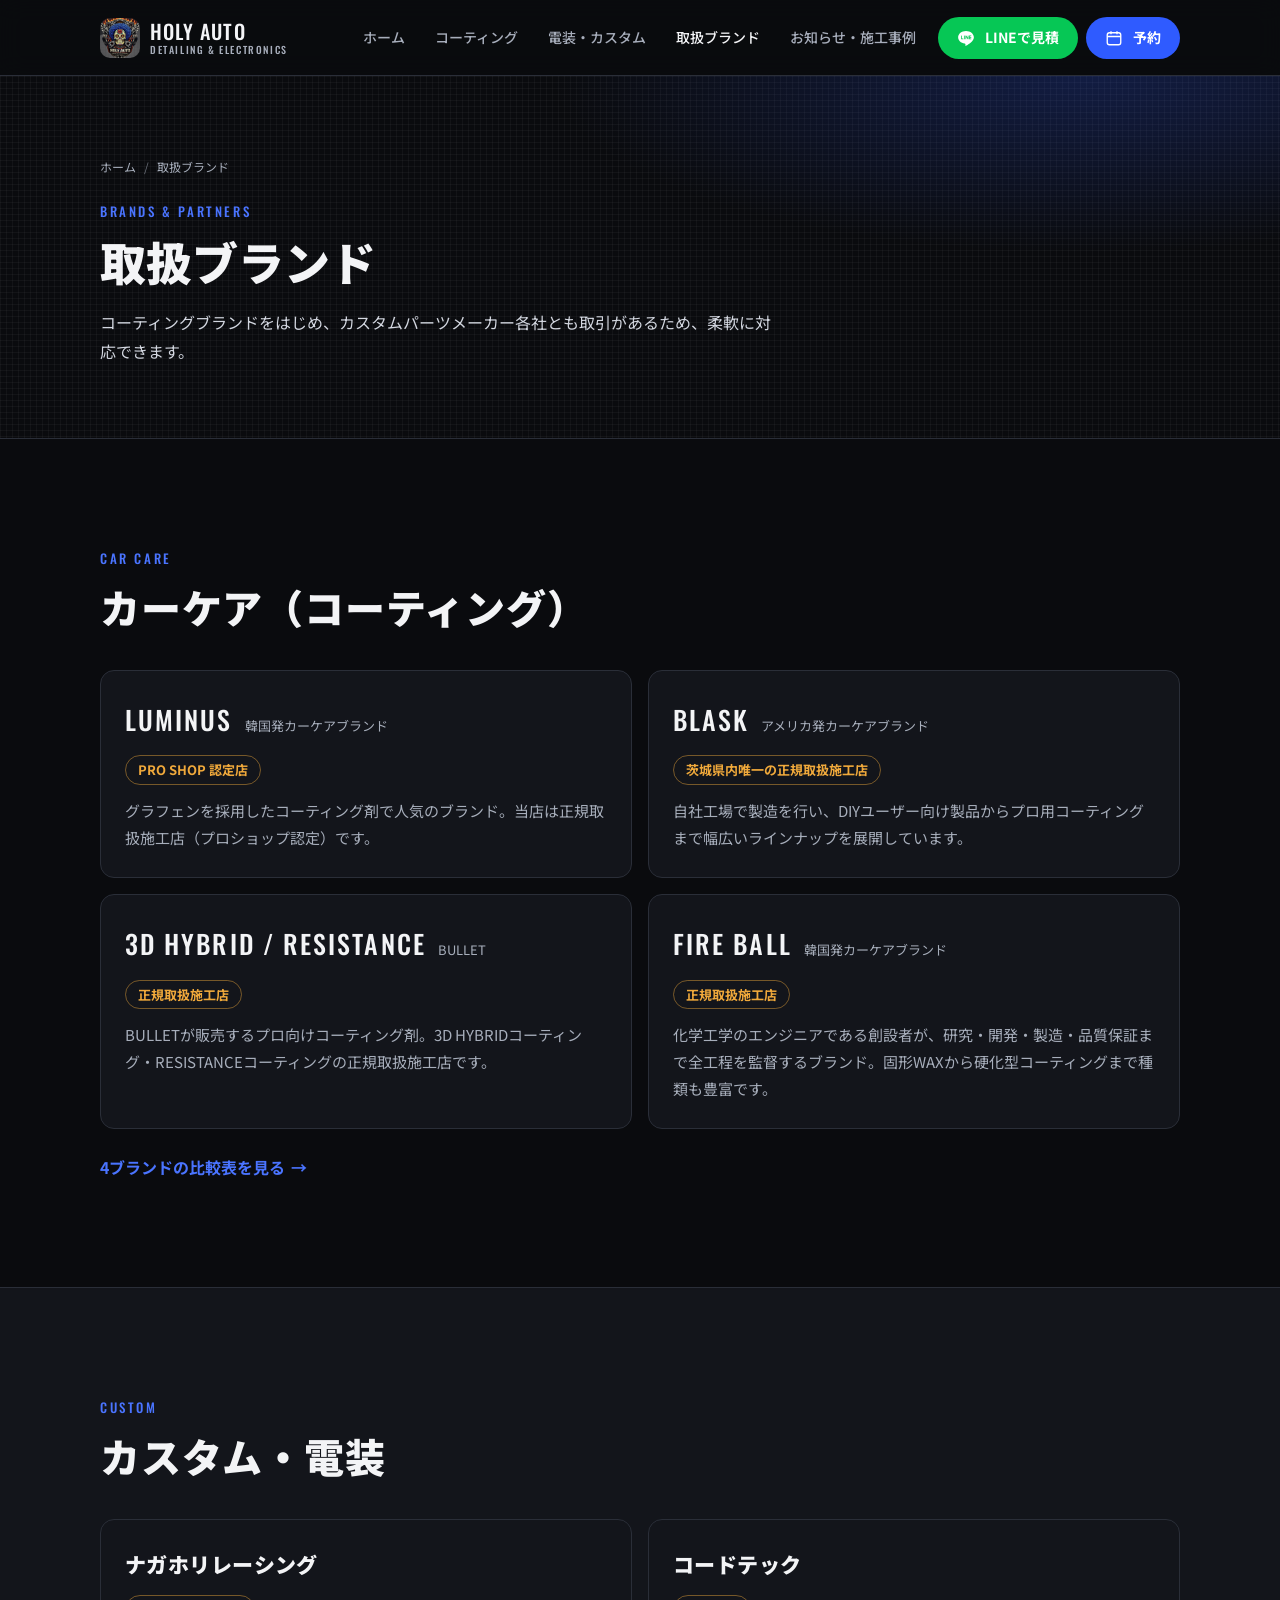
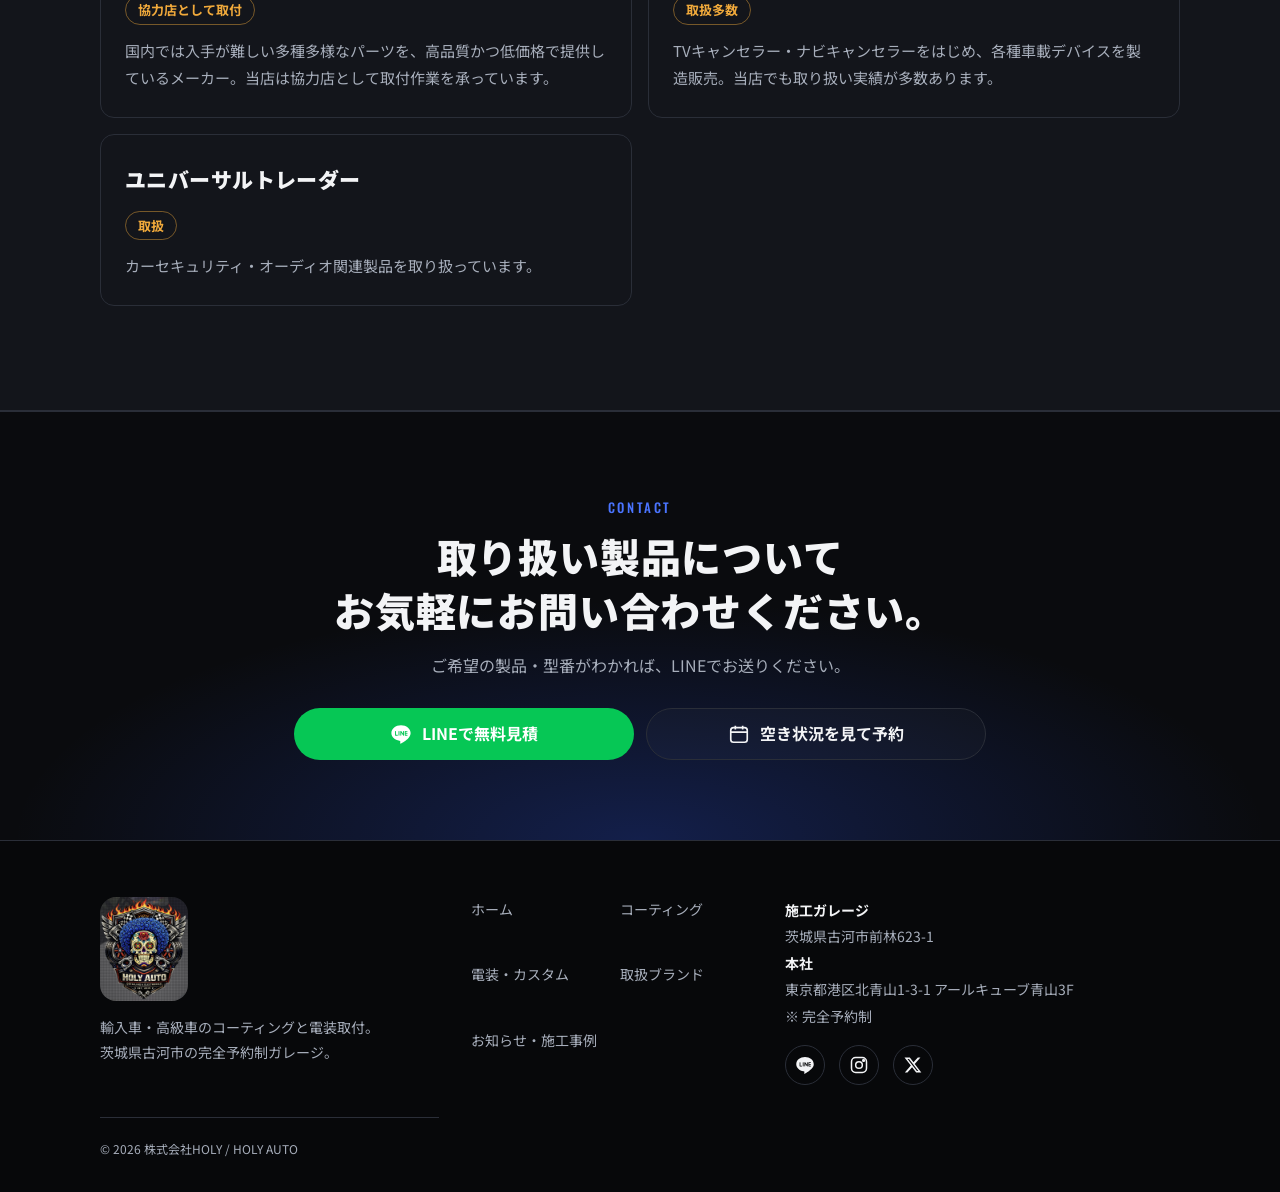
<file: brands.html>
<!doctype html>
<html lang="ja">
<head>
<meta charset="utf-8">
<meta name="viewport" content="width=device-width, initial-scale=1, viewport-fit=cover">
<title>取扱ブランド｜LUMINUS認定・BLASK正規取扱 HOLY AUTO</title>
<meta name="description" content="LUMINUS（PRO SHOP認定）、BLASK（茨城県内唯一の正規取扱施工店）、3D HYBRID / RESISTANCE、FIRE BALLの正規取扱施工店。ナガホリレーシング協力店、コードテック・ユニバーサルトレーダー製品の取付にも対応。">
<meta name="theme-color" content="#0a0b0e">
<meta property="og:type" content="website">
<meta property="og:site_name" content="HOLY AUTO">
<meta property="og:title" content="取扱ブランド｜LUMINUS認定・BLASK正規取扱 HOLY AUTO">
<meta property="og:description" content="LUMINUS（PRO SHOP認定）、BLASK（茨城県内唯一の正規取扱施工店）、3D HYBRID / RESISTANCE、FIRE BALLの正規取扱施工店。ナガホリレーシング協力店、コードテック・ユニバーサルトレーダー製品の取付にも対応。">
<meta property="og:image" content="assets/img/logo.jpg">
<link rel="icon" href="assets/img/logo.jpg">
<link rel="preconnect" href="https://fonts.googleapis.com">
<link rel="preconnect" href="https://fonts.gstatic.com" crossorigin>
<link href="https://fonts.googleapis.com/css2?family=Noto+Sans+JP:wght@400;500;700;900&family=Oswald:wght@400;500&display=swap" rel="stylesheet">
<link rel="stylesheet" href="assets/css/style.css">
</head>
<body>
<header class="site-header">
  <div class="container">
    <a class="brand" href="index.html" aria-label="HOLY AUTO トップへ">
      <img src="assets/img/logo.jpg" alt="" width="40" height="40">
      <span class="brand__name">HOLY AUTO<small>DETAILING &amp; ELECTRONICS</small></span>
    </a>
    <nav class="global-nav" aria-label="メインメニュー">
      <a href="index.html">ホーム</a>
      <a href="coating.html">コーティング</a>
      <a href="electronics.html">電装・カスタム</a>
      <a href="brands.html" aria-current="page">取扱ブランド</a>
      <a href="blog.html">お知らせ・施工事例</a>
    </nav>
    <div class="header-cta">
      <a class="btn btn--line" href="#" data-link="line"><svg viewBox="0 0 24 24" aria-hidden="true"><path fill="currentColor" d="M12 2.5C6.2 2.5 1.5 6.3 1.5 11c0 4.2 3.7 7.7 8.8 8.4.3.1.8.2.9.5.1.3.1.7 0 1l-.1.9c0 .3-.2 1 .9.6 1.1-.5 6-3.6 8.2-6.1 1.5-1.7 2.3-3.4 2.3-5.3 0-4.7-4.7-8.5-10.5-8.5Zm-3.9 11.3H6a.5.5 0 0 1-.5-.5V9.1a.5.5 0 0 1 1 0v3.7h1.6a.5.5 0 0 1 0 1Zm2.2-.5a.5.5 0 0 1-1 0V9.1a.5.5 0 0 1 1 0v4.2Zm5 0a.5.5 0 0 1-.9.3l-2.1-2.9v2.6a.5.5 0 0 1-1 0V9.1a.5.5 0 0 1 .9-.3l2.1 2.9V9.1a.5.5 0 0 1 1 0v4.2Zm3.4-2.6a.5.5 0 0 1 0 1h-1.6v1.1h1.6a.5.5 0 0 1 0 1h-2.1a.5.5 0 0 1-.5-.5V9.1c0-.3.2-.5.5-.5h2.1a.5.5 0 0 1 0 1h-1.6v1.1h1.6Z"/></svg>LINEで見積</a>
      <a class="btn btn--primary" href="#" data-link="book"><svg viewBox="0 0 24 24" fill="none" stroke="currentColor" stroke-width="1.8" aria-hidden="true"><rect x="3" y="5" width="18" height="16" rx="3"/><path d="M3 10h18M8 3v4M16 3v4"/></svg>予約</a>
    </div>
    <button class="menu-btn" type="button" aria-label="メニューを開く" aria-expanded="false" aria-controls="drawer"><svg viewBox="0 0 24 24" fill="none" stroke="currentColor" stroke-width="2" aria-hidden="true"><path d="M4 7h16M4 12h16M4 17h16"/></svg></button>
  </div>
</header>
<div class="drawer" id="drawer" aria-hidden="true">
  <div class="drawer__top"><button class="menu-btn drawer__close" type="button" aria-label="メニューを閉じる"><svg viewBox="0 0 24 24" fill="none" stroke="currentColor" stroke-width="2" aria-hidden="true"><path d="M6 6l12 12M18 6 6 18"/></svg></button></div>
  <nav aria-label="メニュー">
    <a href="index.html">ホーム<span>HOME</span></a>
    <a href="coating.html">コーティング<span>COATING</span></a>
    <a href="electronics.html">電装・カスタム<span>ELECTRONICS</span></a>
    <a href="brands.html" aria-current="page">取扱ブランド<span>BRANDS</span></a>
    <a href="blog.html">お知らせ・施工事例<span>NEWS</span></a>
  </nav>
  <a class="btn btn--line" href="#" data-link="line"><svg viewBox="0 0 24 24" aria-hidden="true"><path fill="currentColor" d="M12 2.5C6.2 2.5 1.5 6.3 1.5 11c0 4.2 3.7 7.7 8.8 8.4.3.1.8.2.9.5.1.3.1.7 0 1l-.1.9c0 .3-.2 1 .9.6 1.1-.5 6-3.6 8.2-6.1 1.5-1.7 2.3-3.4 2.3-5.3 0-4.7-4.7-8.5-10.5-8.5Zm-3.9 11.3H6a.5.5 0 0 1-.5-.5V9.1a.5.5 0 0 1 1 0v3.7h1.6a.5.5 0 0 1 0 1Zm2.2-.5a.5.5 0 0 1-1 0V9.1a.5.5 0 0 1 1 0v4.2Zm5 0a.5.5 0 0 1-.9.3l-2.1-2.9v2.6a.5.5 0 0 1-1 0V9.1a.5.5 0 0 1 .9-.3l2.1 2.9V9.1a.5.5 0 0 1 1 0v4.2Zm3.4-2.6a.5.5 0 0 1 0 1h-1.6v1.1h1.6a.5.5 0 0 1 0 1h-2.1a.5.5 0 0 1-.5-.5V9.1c0-.3.2-.5.5-.5h2.1a.5.5 0 0 1 0 1h-1.6v1.1h1.6Z"/></svg>LINEで無料見積</a>
  <a class="btn btn--ghost" href="#" data-link="book"><svg viewBox="0 0 24 24" fill="none" stroke="currentColor" stroke-width="1.8" aria-hidden="true"><rect x="3" y="5" width="18" height="16" rx="3"/><path d="M3 10h18M8 3v4M16 3v4"/></svg>空き状況を見て予約</a>
</div>
<main>
<section class="page-hero mesh">
  <div class="container">
    <ol class="breadcrumb"><li><a href="index.html">ホーム</a></li><li>取扱ブランド</li></ol>
    <span class="eyebrow">Brands &amp; Partners</span>
    <h1>取扱ブランド</h1>
    <p>コーティングブランドをはじめ、カスタムパーツメーカー各社とも取引があるため、柔軟に対応できます。</p>
  </div>
</section>

<section class="section">
  <div class="container">
    <div class="section-head">
      <span class="eyebrow">Car Care</span>
      <h2 class="section-title">カーケア（コーティング）</h2>
    </div>
    <div class="brand-grid">
      <div class="brand-card"><div class="brand-card__head"><h3>LUMINUS</h3><span class="brand-card__origin">韓国発カーケアブランド</span></div><span class="brand-card__status">PRO SHOP 認定店</span><p>グラフェンを採用したコーティング剤で人気のブランド。当店は正規取扱施工店（プロショップ認定）です。</p></div>
      <div class="brand-card"><div class="brand-card__head"><h3>BLASK</h3><span class="brand-card__origin">アメリカ発カーケアブランド</span></div><span class="brand-card__status">茨城県内唯一の正規取扱施工店</span><p>自社工場で製造を行い、DIYユーザー向け製品からプロ用コーティングまで幅広いラインナップを展開しています。</p></div>
      <div class="brand-card"><div class="brand-card__head"><h3>3D HYBRID / RESISTANCE</h3><span class="brand-card__origin">BULLET</span></div><span class="brand-card__status">正規取扱施工店</span><p>BULLETが販売するプロ向けコーティング剤。3D HYBRIDコーティング・RESISTANCEコーティングの正規取扱施工店です。</p></div>
      <div class="brand-card"><div class="brand-card__head"><h3>FIRE BALL</h3><span class="brand-card__origin">韓国発カーケアブランド</span></div><span class="brand-card__status">正規取扱施工店</span><p>化学工学のエンジニアである創設者が、研究・開発・製造・品質保証まで全工程を監督するブランド。固形WAXから硬化型コーティングまで種類も豊富です。</p></div>
    </div>
    <p style="margin-top:24px"><a class="text-link" href="coating.html#brands">4ブランドの比較表を見る</a></p>
  </div>
</section>

<section class="section section--surface">
  <div class="container">
    <div class="section-head">
      <span class="eyebrow">Custom</span>
      <h2 class="section-title">カスタム・電装</h2>
    </div>
    <div class="brand-grid">
      <div class="brand-card"><div class="brand-card__head"><h3 class="jp">ナガホリレーシング</h3></div><span class="brand-card__status">協力店として取付</span><p>国内では入手が難しい多種多様なパーツを、高品質かつ低価格で提供しているメーカー。当店は協力店として取付作業を承っています。</p></div>
      <div class="brand-card"><div class="brand-card__head"><h3 class="jp">コードテック</h3></div><span class="brand-card__status">取扱多数</span><p>TVキャンセラー・ナビキャンセラーをはじめ、各種車載デバイスを製造販売。当店でも取り扱い実績が多数あります。</p></div>
      <div class="brand-card"><div class="brand-card__head"><h3 class="jp">ユニバーサルトレーダー</h3></div><span class="brand-card__status">取扱</span><p>カーセキュリティ・オーディオ関連製品を取り扱っています。</p></div>
    </div>
  </div>
</section>
<section class="cta-final">
  <div class="container">
    <span class="eyebrow">CONTACT</span>
    <h2 class="section-title">取り扱い製品について<br>お気軽にお問い合わせください。</h2>
    <p class="section-lead" style="margin-left:auto;margin-right:auto">ご希望の製品・型番がわかれば、LINEでお送りください。</p>
    <div class="btn-row"><a class="btn btn--line" href="#" data-link="line"><svg viewBox="0 0 24 24" aria-hidden="true"><path fill="currentColor" d="M12 2.5C6.2 2.5 1.5 6.3 1.5 11c0 4.2 3.7 7.7 8.8 8.4.3.1.8.2.9.5.1.3.1.7 0 1l-.1.9c0 .3-.2 1 .9.6 1.1-.5 6-3.6 8.2-6.1 1.5-1.7 2.3-3.4 2.3-5.3 0-4.7-4.7-8.5-10.5-8.5Zm-3.9 11.3H6a.5.5 0 0 1-.5-.5V9.1a.5.5 0 0 1 1 0v3.7h1.6a.5.5 0 0 1 0 1Zm2.2-.5a.5.5 0 0 1-1 0V9.1a.5.5 0 0 1 1 0v4.2Zm5 0a.5.5 0 0 1-.9.3l-2.1-2.9v2.6a.5.5 0 0 1-1 0V9.1a.5.5 0 0 1 .9-.3l2.1 2.9V9.1a.5.5 0 0 1 1 0v4.2Zm3.4-2.6a.5.5 0 0 1 0 1h-1.6v1.1h1.6a.5.5 0 0 1 0 1h-2.1a.5.5 0 0 1-.5-.5V9.1c0-.3.2-.5.5-.5h2.1a.5.5 0 0 1 0 1h-1.6v1.1h1.6Z"/></svg>LINEで無料見積</a><a class="btn btn--ghost" href="#" data-link="book"><svg viewBox="0 0 24 24" fill="none" stroke="currentColor" stroke-width="1.8" aria-hidden="true"><rect x="3" y="5" width="18" height="16" rx="3"/><path d="M3 10h18M8 3v4M16 3v4"/></svg>空き状況を見て予約</a></div>
  </div>
</section>
</main>
<footer class="site-footer">
  <div class="container">
    <div class="footer-brand">
      <img src="assets/img/logo.jpg" alt="HOLY AUTO DETAILING &amp; ELECTRONICS EST. 2015" width="88" height="104" loading="lazy">
      <p>輸入車・高級車のコーティングと電装取付。<br>茨城県古河市の完全予約制ガレージ。</p>
    </div>
    <nav class="footer-nav" aria-label="フッターメニュー">
      <a href="index.html">ホーム</a>
      <a href="coating.html">コーティング</a>
      <a href="electronics.html">電装・カスタム</a>
      <a href="brands.html">取扱ブランド</a>
      <a href="blog.html">お知らせ・施工事例</a>
    </nav>
    <div class="footer-info">
      <address>
        <strong>施工ガレージ</strong><br>茨城県古河市前林623-1<br>
        <strong>本社</strong><br>東京都港区北青山1-3-1 アールキューブ青山3F<br>
        ※ 完全予約制
      </address>
      <div class="sns">
        <a href="#" data-link="line" aria-label="公式LINE"><svg viewBox="0 0 24 24" aria-hidden="true"><path fill="currentColor" d="M12 2.5C6.2 2.5 1.5 6.3 1.5 11c0 4.2 3.7 7.7 8.8 8.4.3.1.8.2.9.5.1.3.1.7 0 1l-.1.9c0 .3-.2 1 .9.6 1.1-.5 6-3.6 8.2-6.1 1.5-1.7 2.3-3.4 2.3-5.3 0-4.7-4.7-8.5-10.5-8.5Zm-3.9 11.3H6a.5.5 0 0 1-.5-.5V9.1a.5.5 0 0 1 1 0v3.7h1.6a.5.5 0 0 1 0 1Zm2.2-.5a.5.5 0 0 1-1 0V9.1a.5.5 0 0 1 1 0v4.2Zm5 0a.5.5 0 0 1-.9.3l-2.1-2.9v2.6a.5.5 0 0 1-1 0V9.1a.5.5 0 0 1 .9-.3l2.1 2.9V9.1a.5.5 0 0 1 1 0v4.2Zm3.4-2.6a.5.5 0 0 1 0 1h-1.6v1.1h1.6a.5.5 0 0 1 0 1h-2.1a.5.5 0 0 1-.5-.5V9.1c0-.3.2-.5.5-.5h2.1a.5.5 0 0 1 0 1h-1.6v1.1h1.6Z"/></svg></a>
        <a href="#" data-link="instagram" aria-label="Instagram"><svg viewBox="0 0 24 24" fill="none" stroke="currentColor" stroke-width="1.8" aria-hidden="true"><rect x="3" y="3" width="18" height="18" rx="5"/><circle cx="12" cy="12" r="4"/><circle cx="17.5" cy="6.5" r="1" fill="currentColor"/></svg></a>
        <a href="#" data-link="x" aria-label="X"><svg viewBox="0 0 24 24" aria-hidden="true"><path fill="currentColor" d="M17.8 3h3.1l-6.8 7.7L22 21h-6.2l-4.9-6.3L5.3 21H2.2l7.2-8.3L1.8 3h6.4l4.4 5.8L17.8 3Zm-1.1 16.2h1.7L7.2 4.7H5.4l11.3 14.5Z"/></svg></a>
      </div>
    </div>
    <p class="copyright">&copy; <span id="year">2026</span> 株式会社HOLY / HOLY AUTO</p>
  </div>
</footer>
<div class="sticky-cta">
  <a class="btn btn--line" href="#" data-link="line"><svg viewBox="0 0 24 24" aria-hidden="true"><path fill="currentColor" d="M12 2.5C6.2 2.5 1.5 6.3 1.5 11c0 4.2 3.7 7.7 8.8 8.4.3.1.8.2.9.5.1.3.1.7 0 1l-.1.9c0 .3-.2 1 .9.6 1.1-.5 6-3.6 8.2-6.1 1.5-1.7 2.3-3.4 2.3-5.3 0-4.7-4.7-8.5-10.5-8.5Zm-3.9 11.3H6a.5.5 0 0 1-.5-.5V9.1a.5.5 0 0 1 1 0v3.7h1.6a.5.5 0 0 1 0 1Zm2.2-.5a.5.5 0 0 1-1 0V9.1a.5.5 0 0 1 1 0v4.2Zm5 0a.5.5 0 0 1-.9.3l-2.1-2.9v2.6a.5.5 0 0 1-1 0V9.1a.5.5 0 0 1 .9-.3l2.1 2.9V9.1a.5.5 0 0 1 1 0v4.2Zm3.4-2.6a.5.5 0 0 1 0 1h-1.6v1.1h1.6a.5.5 0 0 1 0 1h-2.1a.5.5 0 0 1-.5-.5V9.1c0-.3.2-.5.5-.5h2.1a.5.5 0 0 1 0 1h-1.6v1.1h1.6Z"/></svg>LINEで無料見積</a>
  <a class="btn btn--primary" href="#" data-link="book"><svg viewBox="0 0 24 24" fill="none" stroke="currentColor" stroke-width="1.8" aria-hidden="true"><rect x="3" y="5" width="18" height="16" rx="3"/><path d="M3 10h18M8 3v4M16 3v4"/></svg>予約する</a>
</div>
<script src="assets/js/main.js"></script>
</body>
</html>
</file>
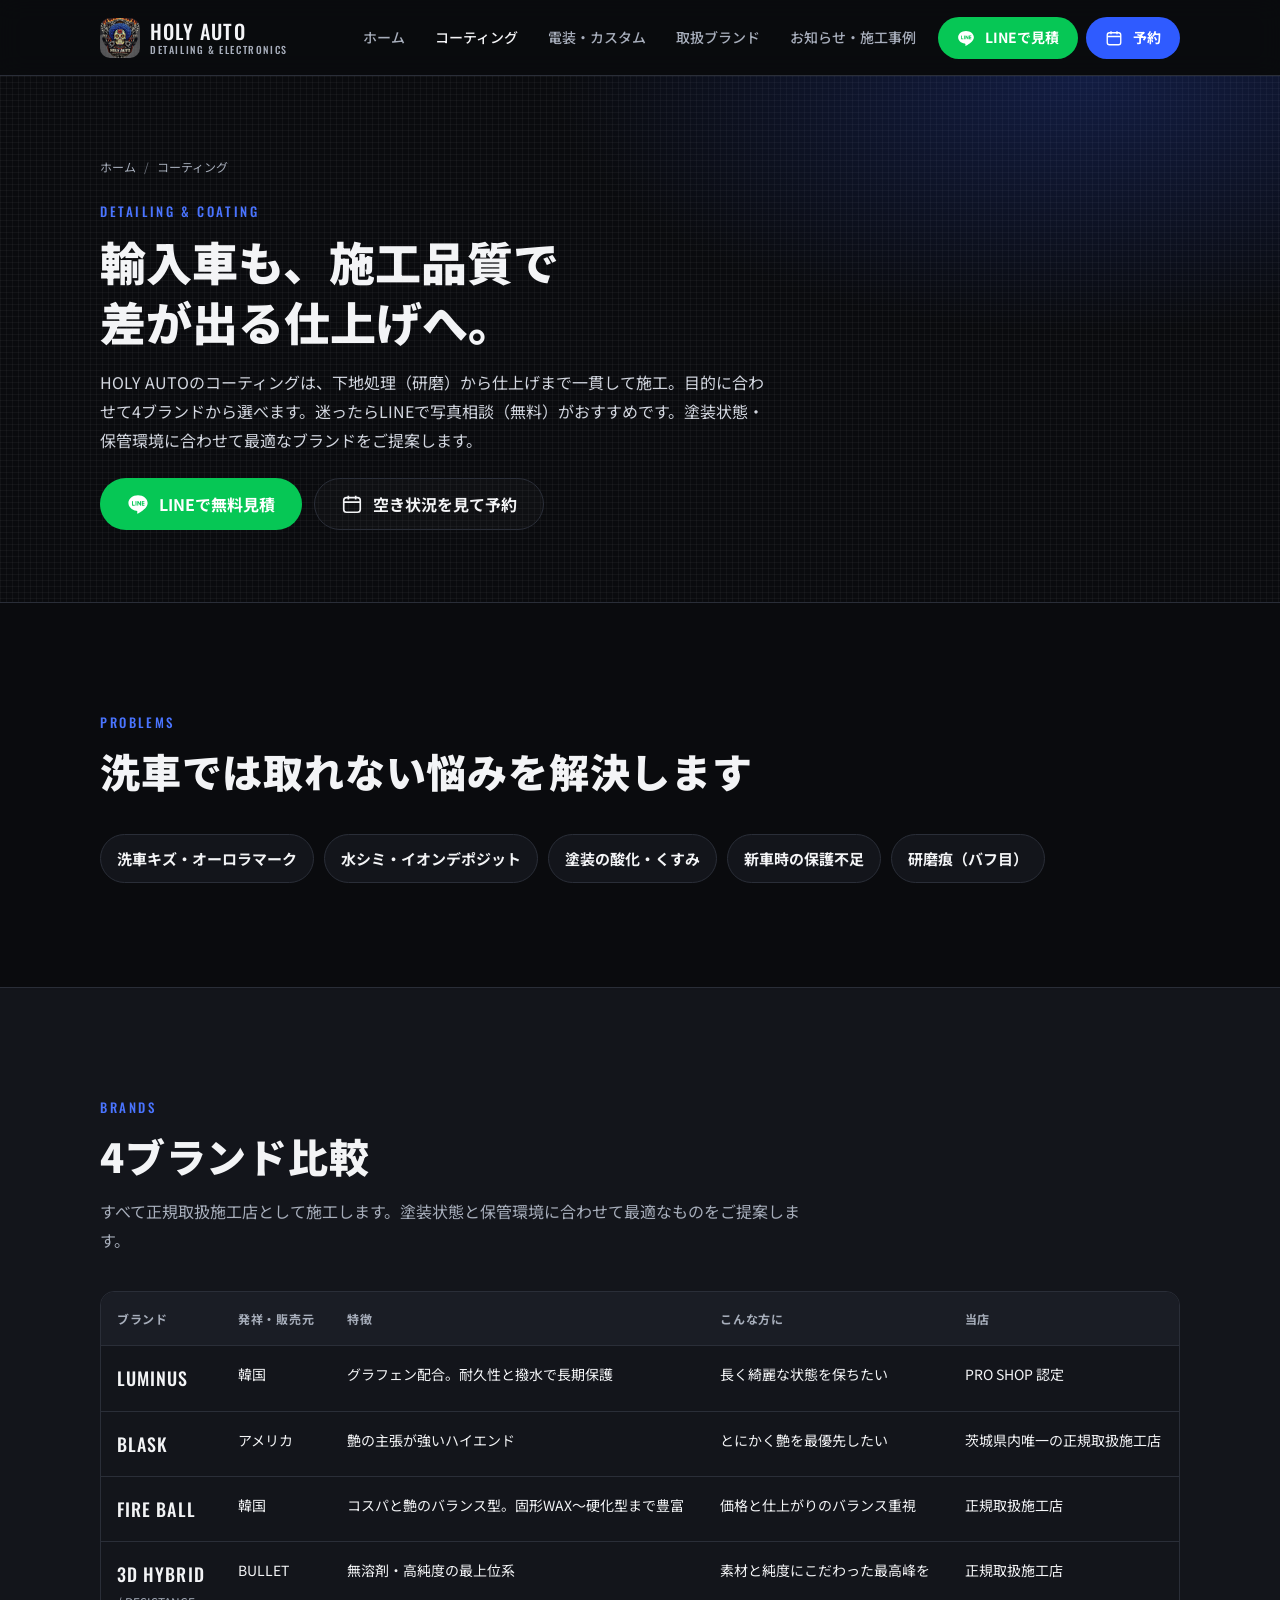
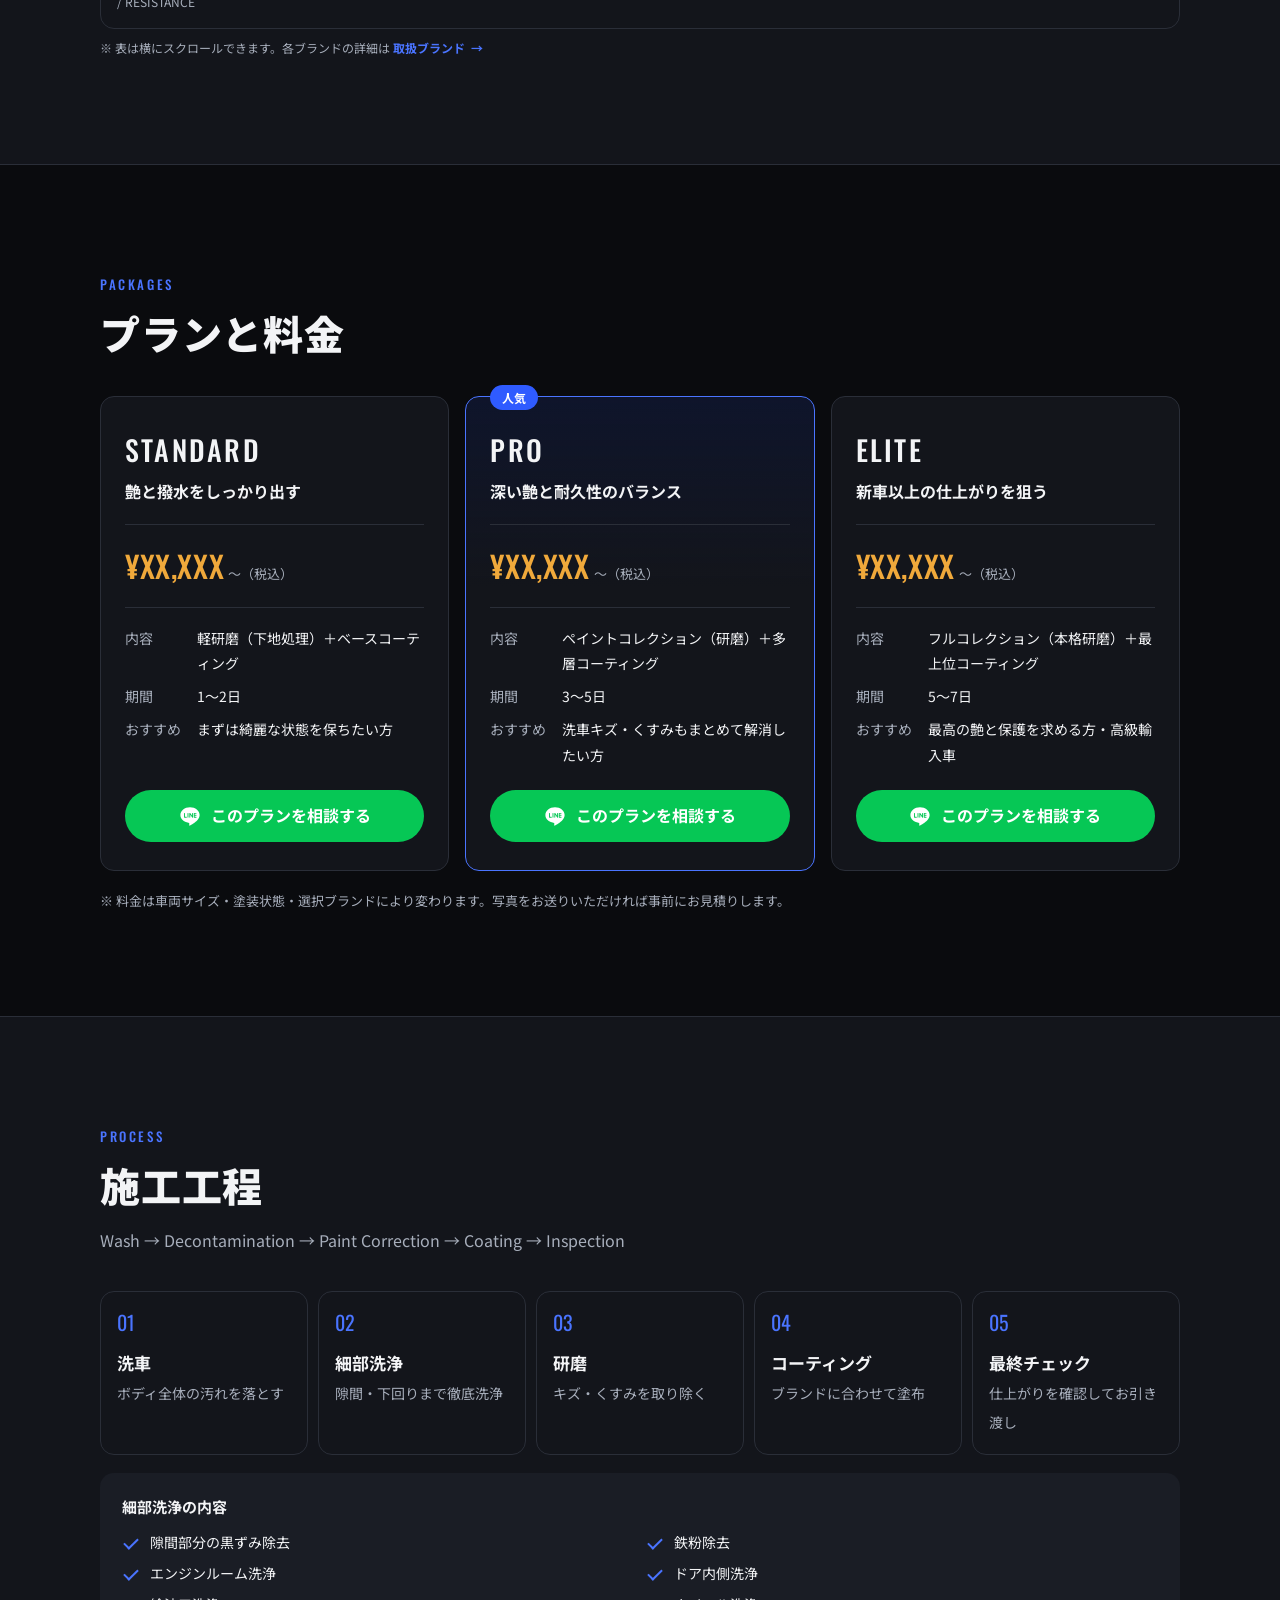
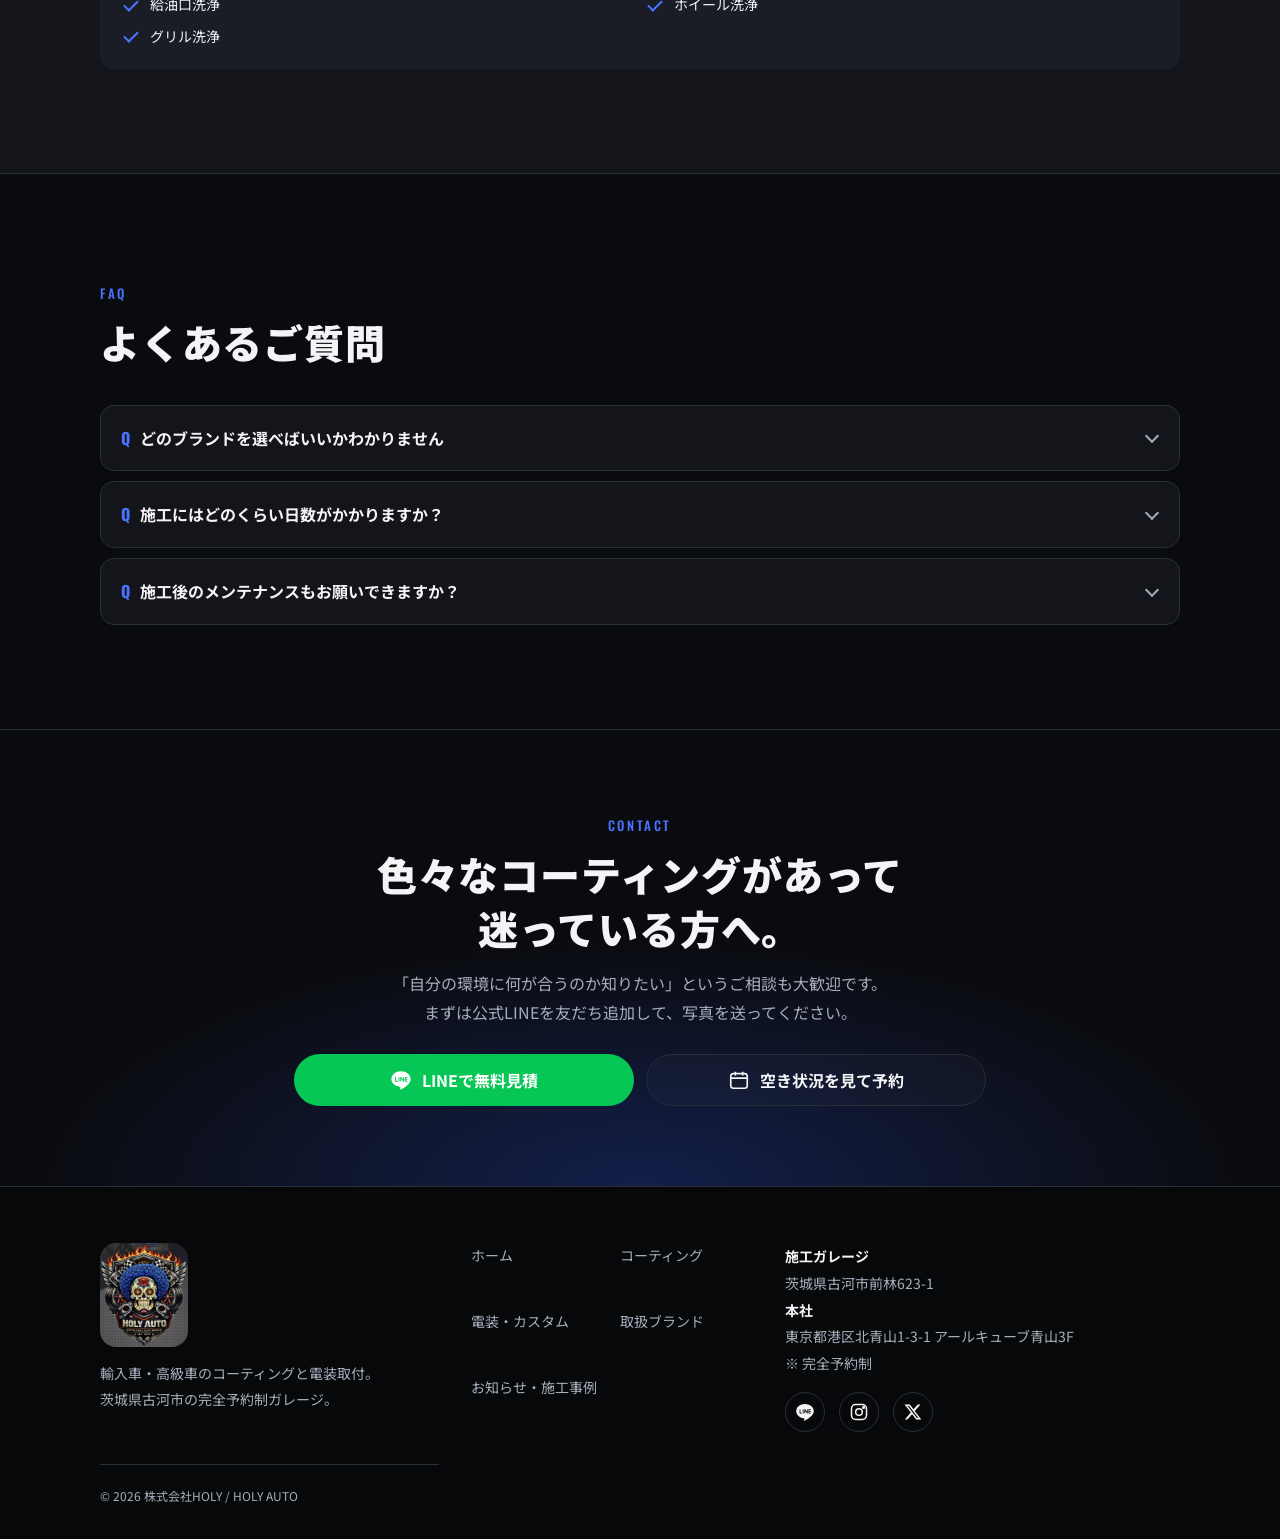
<file: coating.html>
<!doctype html>
<html lang="ja">
<head>
<meta charset="utf-8">
<meta name="viewport" content="width=device-width, initial-scale=1, viewport-fit=cover">
<title>カーコーティング｜LUMINUS・BLASK正規施工店 HOLY AUTO（茨城・古河）</title>
<meta name="description" content="研磨（ペイントコレクション）から仕上げる輸入車・高級車のカーコーティング。LUMINUS・BLASK・FIRE BALL・3D HYBRIDの4ブランド比較とSTANDARD／PRO／ELITEの3プラン。茨城県古河市・完全予約制。">
<meta name="theme-color" content="#0a0b0e">
<meta property="og:type" content="website">
<meta property="og:site_name" content="HOLY AUTO">
<meta property="og:title" content="カーコーティング｜LUMINUS・BLASK正規施工店 HOLY AUTO（茨城・古河）">
<meta property="og:description" content="研磨（ペイントコレクション）から仕上げる輸入車・高級車のカーコーティング。LUMINUS・BLASK・FIRE BALL・3D HYBRIDの4ブランド比較とSTANDARD／PRO／ELITEの3プラン。茨城県古河市・完全予約制。">
<meta property="og:image" content="assets/img/logo.jpg">
<link rel="icon" href="assets/img/logo.jpg">
<link rel="preconnect" href="https://fonts.googleapis.com">
<link rel="preconnect" href="https://fonts.gstatic.com" crossorigin>
<link href="https://fonts.googleapis.com/css2?family=Noto+Sans+JP:wght@400;500;700;900&family=Oswald:wght@400;500&display=swap" rel="stylesheet">
<link rel="stylesheet" href="assets/css/style.css">
</head>
<body>
<header class="site-header">
  <div class="container">
    <a class="brand" href="index.html" aria-label="HOLY AUTO トップへ">
      <img src="assets/img/logo.jpg" alt="" width="40" height="40">
      <span class="brand__name">HOLY AUTO<small>DETAILING &amp; ELECTRONICS</small></span>
    </a>
    <nav class="global-nav" aria-label="メインメニュー">
      <a href="index.html">ホーム</a>
      <a href="coating.html" aria-current="page">コーティング</a>
      <a href="electronics.html">電装・カスタム</a>
      <a href="brands.html">取扱ブランド</a>
      <a href="blog.html">お知らせ・施工事例</a>
    </nav>
    <div class="header-cta">
      <a class="btn btn--line" href="#" data-link="line"><svg viewBox="0 0 24 24" aria-hidden="true"><path fill="currentColor" d="M12 2.5C6.2 2.5 1.5 6.3 1.5 11c0 4.2 3.7 7.7 8.8 8.4.3.1.8.2.9.5.1.3.1.7 0 1l-.1.9c0 .3-.2 1 .9.6 1.1-.5 6-3.6 8.2-6.1 1.5-1.7 2.3-3.4 2.3-5.3 0-4.7-4.7-8.5-10.5-8.5Zm-3.9 11.3H6a.5.5 0 0 1-.5-.5V9.1a.5.5 0 0 1 1 0v3.7h1.6a.5.5 0 0 1 0 1Zm2.2-.5a.5.5 0 0 1-1 0V9.1a.5.5 0 0 1 1 0v4.2Zm5 0a.5.5 0 0 1-.9.3l-2.1-2.9v2.6a.5.5 0 0 1-1 0V9.1a.5.5 0 0 1 .9-.3l2.1 2.9V9.1a.5.5 0 0 1 1 0v4.2Zm3.4-2.6a.5.5 0 0 1 0 1h-1.6v1.1h1.6a.5.5 0 0 1 0 1h-2.1a.5.5 0 0 1-.5-.5V9.1c0-.3.2-.5.5-.5h2.1a.5.5 0 0 1 0 1h-1.6v1.1h1.6Z"/></svg>LINEで見積</a>
      <a class="btn btn--primary" href="#" data-link="book"><svg viewBox="0 0 24 24" fill="none" stroke="currentColor" stroke-width="1.8" aria-hidden="true"><rect x="3" y="5" width="18" height="16" rx="3"/><path d="M3 10h18M8 3v4M16 3v4"/></svg>予約</a>
    </div>
    <button class="menu-btn" type="button" aria-label="メニューを開く" aria-expanded="false" aria-controls="drawer"><svg viewBox="0 0 24 24" fill="none" stroke="currentColor" stroke-width="2" aria-hidden="true"><path d="M4 7h16M4 12h16M4 17h16"/></svg></button>
  </div>
</header>
<div class="drawer" id="drawer" aria-hidden="true">
  <div class="drawer__top"><button class="menu-btn drawer__close" type="button" aria-label="メニューを閉じる"><svg viewBox="0 0 24 24" fill="none" stroke="currentColor" stroke-width="2" aria-hidden="true"><path d="M6 6l12 12M18 6 6 18"/></svg></button></div>
  <nav aria-label="メニュー">
    <a href="index.html">ホーム<span>HOME</span></a>
    <a href="coating.html" aria-current="page">コーティング<span>COATING</span></a>
    <a href="electronics.html">電装・カスタム<span>ELECTRONICS</span></a>
    <a href="brands.html">取扱ブランド<span>BRANDS</span></a>
    <a href="blog.html">お知らせ・施工事例<span>NEWS</span></a>
  </nav>
  <a class="btn btn--line" href="#" data-link="line"><svg viewBox="0 0 24 24" aria-hidden="true"><path fill="currentColor" d="M12 2.5C6.2 2.5 1.5 6.3 1.5 11c0 4.2 3.7 7.7 8.8 8.4.3.1.8.2.9.5.1.3.1.7 0 1l-.1.9c0 .3-.2 1 .9.6 1.1-.5 6-3.6 8.2-6.1 1.5-1.7 2.3-3.4 2.3-5.3 0-4.7-4.7-8.5-10.5-8.5Zm-3.9 11.3H6a.5.5 0 0 1-.5-.5V9.1a.5.5 0 0 1 1 0v3.7h1.6a.5.5 0 0 1 0 1Zm2.2-.5a.5.5 0 0 1-1 0V9.1a.5.5 0 0 1 1 0v4.2Zm5 0a.5.5 0 0 1-.9.3l-2.1-2.9v2.6a.5.5 0 0 1-1 0V9.1a.5.5 0 0 1 .9-.3l2.1 2.9V9.1a.5.5 0 0 1 1 0v4.2Zm3.4-2.6a.5.5 0 0 1 0 1h-1.6v1.1h1.6a.5.5 0 0 1 0 1h-2.1a.5.5 0 0 1-.5-.5V9.1c0-.3.2-.5.5-.5h2.1a.5.5 0 0 1 0 1h-1.6v1.1h1.6Z"/></svg>LINEで無料見積</a>
  <a class="btn btn--ghost" href="#" data-link="book"><svg viewBox="0 0 24 24" fill="none" stroke="currentColor" stroke-width="1.8" aria-hidden="true"><rect x="3" y="5" width="18" height="16" rx="3"/><path d="M3 10h18M8 3v4M16 3v4"/></svg>空き状況を見て予約</a>
</div>
<main>
<section class="page-hero mesh">
  <div class="container">
    <ol class="breadcrumb"><li><a href="index.html">ホーム</a></li><li>コーティング</li></ol>
    <span class="eyebrow">Detailing &amp; Coating</span>
    <h1>輸入車も、施工品質で<br>差が出る仕上げへ。</h1>
    <p>HOLY AUTOのコーティングは、下地処理（研磨）から仕上げまで一貫して施工。目的に合わせて4ブランドから選べます。迷ったらLINEで写真相談（無料）がおすすめです。塗装状態・保管環境に合わせて最適なブランドをご提案します。</p>
    <div class="btn-row"><a class="btn btn--line" href="#" data-link="line"><svg viewBox="0 0 24 24" aria-hidden="true"><path fill="currentColor" d="M12 2.5C6.2 2.5 1.5 6.3 1.5 11c0 4.2 3.7 7.7 8.8 8.4.3.1.8.2.9.5.1.3.1.7 0 1l-.1.9c0 .3-.2 1 .9.6 1.1-.5 6-3.6 8.2-6.1 1.5-1.7 2.3-3.4 2.3-5.3 0-4.7-4.7-8.5-10.5-8.5Zm-3.9 11.3H6a.5.5 0 0 1-.5-.5V9.1a.5.5 0 0 1 1 0v3.7h1.6a.5.5 0 0 1 0 1Zm2.2-.5a.5.5 0 0 1-1 0V9.1a.5.5 0 0 1 1 0v4.2Zm5 0a.5.5 0 0 1-.9.3l-2.1-2.9v2.6a.5.5 0 0 1-1 0V9.1a.5.5 0 0 1 .9-.3l2.1 2.9V9.1a.5.5 0 0 1 1 0v4.2Zm3.4-2.6a.5.5 0 0 1 0 1h-1.6v1.1h1.6a.5.5 0 0 1 0 1h-2.1a.5.5 0 0 1-.5-.5V9.1c0-.3.2-.5.5-.5h2.1a.5.5 0 0 1 0 1h-1.6v1.1h1.6Z"/></svg>LINEで無料見積</a><a class="btn btn--ghost" href="#" data-link="book"><svg viewBox="0 0 24 24" fill="none" stroke="currentColor" stroke-width="1.8" aria-hidden="true"><rect x="3" y="5" width="18" height="16" rx="3"/><path d="M3 10h18M8 3v4M16 3v4"/></svg>空き状況を見て予約</a></div>
  </div>
</section>

<section class="section">
  <div class="container">
    <div class="section-head">
      <span class="eyebrow">Problems</span>
      <h2 class="section-title">洗車では取れない悩みを解決します</h2>
    </div>
    <ul class="chips"><li>洗車キズ・オーロラマーク</li><li>水シミ・イオンデポジット</li><li>塗装の酸化・くすみ</li><li>新車時の保護不足</li><li>研磨痕（バフ目）</li></ul>
  </div>
</section>

<section class="section section--surface" id="brands">
  <div class="container">
    <div class="section-head">
      <span class="eyebrow">Brands</span>
      <h2 class="section-title">4ブランド比較</h2>
      <p class="section-lead">すべて正規取扱施工店として施工します。塗装状態と保管環境に合わせて最適なものをご提案します。</p>
    </div>
    <div class="table-wrap">
      <table class="compare">
        <thead><tr><th>ブランド</th><th>発祥・販売元</th><th>特徴</th><th>こんな方に</th><th>当店</th></tr></thead>
        <tbody>
          <tr><th scope="row">LUMINUS</th><td>韓国</td><td>グラフェン配合。耐久性と撥水で長期保護</td><td>長く綺麗な状態を保ちたい</td><td>PRO SHOP 認定</td></tr>
          <tr><th scope="row">BLASK</th><td>アメリカ</td><td>艶の主張が強いハイエンド</td><td>とにかく艶を最優先したい</td><td>茨城県内唯一の正規取扱施工店</td></tr>
          <tr><th scope="row">FIRE BALL</th><td>韓国</td><td>コスパと艶のバランス型。固形WAX〜硬化型まで豊富</td><td>価格と仕上がりのバランス重視</td><td>正規取扱施工店</td></tr>
          <tr><th scope="row">3D HYBRID<small>/ RESISTANCE</small></th><td>BULLET</td><td>無溶剤・高純度の最上位系</td><td>素材と純度にこだわった最高峰を</td><td>正規取扱施工店</td></tr>
        </tbody>
      </table>
    </div>
    <p class="scroll-hint">※ 表は横にスクロールできます。各ブランドの詳細は <a class="text-link" href="brands.html">取扱ブランド</a></p>
  </div>
</section>

<section class="section" id="plans">
  <div class="container">
    <div class="section-head">
      <span class="eyebrow">Packages</span>
      <h2 class="section-title">プランと料金</h2>
    </div>
    <div class="plans">
      <div class="plan">
        
        <h3 class="plan__name">STANDARD</h3>
        <p class="plan__tagline">艶と撥水をしっかり出す</p>
        <p class="plan__price"><strong class="todo">¥XX,XXX</strong><small>〜（税込）</small></p>
        <dl><dt>内容</dt><dd>軽研磨（下地処理）＋ベースコーティング</dd><dt>期間</dt><dd>1〜2日</dd><dt>おすすめ</dt><dd>まずは綺麗な状態を保ちたい方</dd></dl>
        <a class="btn btn--line" href="#" data-link="line"><svg viewBox="0 0 24 24" aria-hidden="true"><path fill="currentColor" d="M12 2.5C6.2 2.5 1.5 6.3 1.5 11c0 4.2 3.7 7.7 8.8 8.4.3.1.8.2.9.5.1.3.1.7 0 1l-.1.9c0 .3-.2 1 .9.6 1.1-.5 6-3.6 8.2-6.1 1.5-1.7 2.3-3.4 2.3-5.3 0-4.7-4.7-8.5-10.5-8.5Zm-3.9 11.3H6a.5.5 0 0 1-.5-.5V9.1a.5.5 0 0 1 1 0v3.7h1.6a.5.5 0 0 1 0 1Zm2.2-.5a.5.5 0 0 1-1 0V9.1a.5.5 0 0 1 1 0v4.2Zm5 0a.5.5 0 0 1-.9.3l-2.1-2.9v2.6a.5.5 0 0 1-1 0V9.1a.5.5 0 0 1 .9-.3l2.1 2.9V9.1a.5.5 0 0 1 1 0v4.2Zm3.4-2.6a.5.5 0 0 1 0 1h-1.6v1.1h1.6a.5.5 0 0 1 0 1h-2.1a.5.5 0 0 1-.5-.5V9.1c0-.3.2-.5.5-.5h2.1a.5.5 0 0 1 0 1h-1.6v1.1h1.6Z"/></svg>このプランを相談する</a>
      </div>
      <div class="plan plan--featured">
        <span class="plan__badge">人気</span>
        <h3 class="plan__name">PRO</h3>
        <p class="plan__tagline">深い艶と耐久性のバランス</p>
        <p class="plan__price"><strong class="todo">¥XX,XXX</strong><small>〜（税込）</small></p>
        <dl><dt>内容</dt><dd>ペイントコレクション（研磨）＋多層コーティング</dd><dt>期間</dt><dd>3〜5日</dd><dt>おすすめ</dt><dd>洗車キズ・くすみもまとめて解消したい方</dd></dl>
        <a class="btn btn--line" href="#" data-link="line"><svg viewBox="0 0 24 24" aria-hidden="true"><path fill="currentColor" d="M12 2.5C6.2 2.5 1.5 6.3 1.5 11c0 4.2 3.7 7.7 8.8 8.4.3.1.8.2.9.5.1.3.1.7 0 1l-.1.9c0 .3-.2 1 .9.6 1.1-.5 6-3.6 8.2-6.1 1.5-1.7 2.3-3.4 2.3-5.3 0-4.7-4.7-8.5-10.5-8.5Zm-3.9 11.3H6a.5.5 0 0 1-.5-.5V9.1a.5.5 0 0 1 1 0v3.7h1.6a.5.5 0 0 1 0 1Zm2.2-.5a.5.5 0 0 1-1 0V9.1a.5.5 0 0 1 1 0v4.2Zm5 0a.5.5 0 0 1-.9.3l-2.1-2.9v2.6a.5.5 0 0 1-1 0V9.1a.5.5 0 0 1 .9-.3l2.1 2.9V9.1a.5.5 0 0 1 1 0v4.2Zm3.4-2.6a.5.5 0 0 1 0 1h-1.6v1.1h1.6a.5.5 0 0 1 0 1h-2.1a.5.5 0 0 1-.5-.5V9.1c0-.3.2-.5.5-.5h2.1a.5.5 0 0 1 0 1h-1.6v1.1h1.6Z"/></svg>このプランを相談する</a>
      </div>
      <div class="plan">
        
        <h3 class="plan__name">ELITE</h3>
        <p class="plan__tagline">新車以上の仕上がりを狙う</p>
        <p class="plan__price"><strong class="todo">¥XX,XXX</strong><small>〜（税込）</small></p>
        <dl><dt>内容</dt><dd>フルコレクション（本格研磨）＋最上位コーティング</dd><dt>期間</dt><dd>5〜7日</dd><dt>おすすめ</dt><dd>最高の艶と保護を求める方・高級輸入車</dd></dl>
        <a class="btn btn--line" href="#" data-link="line"><svg viewBox="0 0 24 24" aria-hidden="true"><path fill="currentColor" d="M12 2.5C6.2 2.5 1.5 6.3 1.5 11c0 4.2 3.7 7.7 8.8 8.4.3.1.8.2.9.5.1.3.1.7 0 1l-.1.9c0 .3-.2 1 .9.6 1.1-.5 6-3.6 8.2-6.1 1.5-1.7 2.3-3.4 2.3-5.3 0-4.7-4.7-8.5-10.5-8.5Zm-3.9 11.3H6a.5.5 0 0 1-.5-.5V9.1a.5.5 0 0 1 1 0v3.7h1.6a.5.5 0 0 1 0 1Zm2.2-.5a.5.5 0 0 1-1 0V9.1a.5.5 0 0 1 1 0v4.2Zm5 0a.5.5 0 0 1-.9.3l-2.1-2.9v2.6a.5.5 0 0 1-1 0V9.1a.5.5 0 0 1 .9-.3l2.1 2.9V9.1a.5.5 0 0 1 1 0v4.2Zm3.4-2.6a.5.5 0 0 1 0 1h-1.6v1.1h1.6a.5.5 0 0 1 0 1h-2.1a.5.5 0 0 1-.5-.5V9.1c0-.3.2-.5.5-.5h2.1a.5.5 0 0 1 0 1h-1.6v1.1h1.6Z"/></svg>このプランを相談する</a>
      </div>
    </div>
    <p class="plans-note">※ 料金は車両サイズ・塗装状態・選択ブランドにより変わります。写真をお送りいただければ事前にお見積りします。</p>
  </div>
</section>

<section class="section section--surface" id="process">
  <div class="container">
    <div class="section-head">
      <span class="eyebrow">Process</span>
      <h2 class="section-title">施工工程</h2>
      <p class="section-lead">Wash → Decontamination → Paint Correction → Coating → Inspection</p>
    </div>
    <ol class="process">
      <li><strong>洗車</strong><span>ボディ全体の汚れを落とす</span></li>
      <li><strong>細部洗浄</strong><span>隙間・下回りまで徹底洗浄</span></li>
      <li><strong>研磨</strong><span>キズ・くすみを取り除く</span></li>
      <li><strong>コーティング</strong><span>ブランドに合わせて塗布</span></li>
      <li><strong>最終チェック</strong><span>仕上がりを確認してお引き渡し</span></li>
    </ol>
    <div class="detail-box">
      <h3>細部洗浄の内容</h3>
      <ul class="check-list"><li>隙間部分の黒ずみ除去</li><li>鉄粉除去</li><li>エンジンルーム洗浄</li><li>ドア内側洗浄</li><li>給油口洗浄</li><li>ホイール洗浄</li><li>グリル洗浄</li></ul>
    </div>
  </div>
</section>

<section class="section">
  <div class="container">
    <div class="section-head">
      <span class="eyebrow">FAQ</span>
      <h2 class="section-title">よくあるご質問</h2>
    </div>
    <div class="faq">
      <details><summary>どのブランドを選べばいいかわかりません</summary><p>塗装の状態・保管環境（屋内／屋外）・ご予算によって最適なブランドは変わります。LINEで写真をお送りいただければ、おすすめのブランドとプランをご提案します。</p></details>
      <details><summary>施工にはどのくらい日数がかかりますか？</summary><p>STANDARDで1〜2日、PROで3〜5日、ELITEで5〜7日が目安です。車両の状態により前後します。</p></details>
      <details><summary>施工後のメンテナンスもお願いできますか？</summary><p>はい、対応しています。施工したお車のメンテナンスもお気軽にご相談ください。</p></details>
    </div>
  </div>
</section>
<section class="cta-final">
  <div class="container">
    <span class="eyebrow">CONTACT</span>
    <h2 class="section-title">色々なコーティングがあって<br>迷っている方へ。</h2>
    <p class="section-lead" style="margin-left:auto;margin-right:auto">「自分の環境に何が合うのか知りたい」というご相談も大歓迎です。<br>まずは公式LINEを友だち追加して、写真を送ってください。</p>
    <div class="btn-row"><a class="btn btn--line" href="#" data-link="line"><svg viewBox="0 0 24 24" aria-hidden="true"><path fill="currentColor" d="M12 2.5C6.2 2.5 1.5 6.3 1.5 11c0 4.2 3.7 7.7 8.8 8.4.3.1.8.2.9.5.1.3.1.7 0 1l-.1.9c0 .3-.2 1 .9.6 1.1-.5 6-3.6 8.2-6.1 1.5-1.7 2.3-3.4 2.3-5.3 0-4.7-4.7-8.5-10.5-8.5Zm-3.9 11.3H6a.5.5 0 0 1-.5-.5V9.1a.5.5 0 0 1 1 0v3.7h1.6a.5.5 0 0 1 0 1Zm2.2-.5a.5.5 0 0 1-1 0V9.1a.5.5 0 0 1 1 0v4.2Zm5 0a.5.5 0 0 1-.9.3l-2.1-2.9v2.6a.5.5 0 0 1-1 0V9.1a.5.5 0 0 1 .9-.3l2.1 2.9V9.1a.5.5 0 0 1 1 0v4.2Zm3.4-2.6a.5.5 0 0 1 0 1h-1.6v1.1h1.6a.5.5 0 0 1 0 1h-2.1a.5.5 0 0 1-.5-.5V9.1c0-.3.2-.5.5-.5h2.1a.5.5 0 0 1 0 1h-1.6v1.1h1.6Z"/></svg>LINEで無料見積</a><a class="btn btn--ghost" href="#" data-link="book"><svg viewBox="0 0 24 24" fill="none" stroke="currentColor" stroke-width="1.8" aria-hidden="true"><rect x="3" y="5" width="18" height="16" rx="3"/><path d="M3 10h18M8 3v4M16 3v4"/></svg>空き状況を見て予約</a></div>
  </div>
</section>
</main>
<footer class="site-footer">
  <div class="container">
    <div class="footer-brand">
      <img src="assets/img/logo.jpg" alt="HOLY AUTO DETAILING &amp; ELECTRONICS EST. 2015" width="88" height="104" loading="lazy">
      <p>輸入車・高級車のコーティングと電装取付。<br>茨城県古河市の完全予約制ガレージ。</p>
    </div>
    <nav class="footer-nav" aria-label="フッターメニュー">
      <a href="index.html">ホーム</a>
      <a href="coating.html">コーティング</a>
      <a href="electronics.html">電装・カスタム</a>
      <a href="brands.html">取扱ブランド</a>
      <a href="blog.html">お知らせ・施工事例</a>
    </nav>
    <div class="footer-info">
      <address>
        <strong>施工ガレージ</strong><br>茨城県古河市前林623-1<br>
        <strong>本社</strong><br>東京都港区北青山1-3-1 アールキューブ青山3F<br>
        ※ 完全予約制
      </address>
      <div class="sns">
        <a href="#" data-link="line" aria-label="公式LINE"><svg viewBox="0 0 24 24" aria-hidden="true"><path fill="currentColor" d="M12 2.5C6.2 2.5 1.5 6.3 1.5 11c0 4.2 3.7 7.7 8.8 8.4.3.1.8.2.9.5.1.3.1.7 0 1l-.1.9c0 .3-.2 1 .9.6 1.1-.5 6-3.6 8.2-6.1 1.5-1.7 2.3-3.4 2.3-5.3 0-4.7-4.7-8.5-10.5-8.5Zm-3.9 11.3H6a.5.5 0 0 1-.5-.5V9.1a.5.5 0 0 1 1 0v3.7h1.6a.5.5 0 0 1 0 1Zm2.2-.5a.5.5 0 0 1-1 0V9.1a.5.5 0 0 1 1 0v4.2Zm5 0a.5.5 0 0 1-.9.3l-2.1-2.9v2.6a.5.5 0 0 1-1 0V9.1a.5.5 0 0 1 .9-.3l2.1 2.9V9.1a.5.5 0 0 1 1 0v4.2Zm3.4-2.6a.5.5 0 0 1 0 1h-1.6v1.1h1.6a.5.5 0 0 1 0 1h-2.1a.5.5 0 0 1-.5-.5V9.1c0-.3.2-.5.5-.5h2.1a.5.5 0 0 1 0 1h-1.6v1.1h1.6Z"/></svg></a>
        <a href="#" data-link="instagram" aria-label="Instagram"><svg viewBox="0 0 24 24" fill="none" stroke="currentColor" stroke-width="1.8" aria-hidden="true"><rect x="3" y="3" width="18" height="18" rx="5"/><circle cx="12" cy="12" r="4"/><circle cx="17.5" cy="6.5" r="1" fill="currentColor"/></svg></a>
        <a href="#" data-link="x" aria-label="X"><svg viewBox="0 0 24 24" aria-hidden="true"><path fill="currentColor" d="M17.8 3h3.1l-6.8 7.7L22 21h-6.2l-4.9-6.3L5.3 21H2.2l7.2-8.3L1.8 3h6.4l4.4 5.8L17.8 3Zm-1.1 16.2h1.7L7.2 4.7H5.4l11.3 14.5Z"/></svg></a>
      </div>
    </div>
    <p class="copyright">&copy; <span id="year">2026</span> 株式会社HOLY / HOLY AUTO</p>
  </div>
</footer>
<div class="sticky-cta">
  <a class="btn btn--line" href="#" data-link="line"><svg viewBox="0 0 24 24" aria-hidden="true"><path fill="currentColor" d="M12 2.5C6.2 2.5 1.5 6.3 1.5 11c0 4.2 3.7 7.7 8.8 8.4.3.1.8.2.9.5.1.3.1.7 0 1l-.1.9c0 .3-.2 1 .9.6 1.1-.5 6-3.6 8.2-6.1 1.5-1.7 2.3-3.4 2.3-5.3 0-4.7-4.7-8.5-10.5-8.5Zm-3.9 11.3H6a.5.5 0 0 1-.5-.5V9.1a.5.5 0 0 1 1 0v3.7h1.6a.5.5 0 0 1 0 1Zm2.2-.5a.5.5 0 0 1-1 0V9.1a.5.5 0 0 1 1 0v4.2Zm5 0a.5.5 0 0 1-.9.3l-2.1-2.9v2.6a.5.5 0 0 1-1 0V9.1a.5.5 0 0 1 .9-.3l2.1 2.9V9.1a.5.5 0 0 1 1 0v4.2Zm3.4-2.6a.5.5 0 0 1 0 1h-1.6v1.1h1.6a.5.5 0 0 1 0 1h-2.1a.5.5 0 0 1-.5-.5V9.1c0-.3.2-.5.5-.5h2.1a.5.5 0 0 1 0 1h-1.6v1.1h1.6Z"/></svg>LINEで無料見積</a>
  <a class="btn btn--primary" href="#" data-link="book"><svg viewBox="0 0 24 24" fill="none" stroke="currentColor" stroke-width="1.8" aria-hidden="true"><rect x="3" y="5" width="18" height="16" rx="3"/><path d="M3 10h18M8 3v4M16 3v4"/></svg>予約する</a>
</div>
<script src="assets/js/main.js"></script>
</body>
</html>
</file>
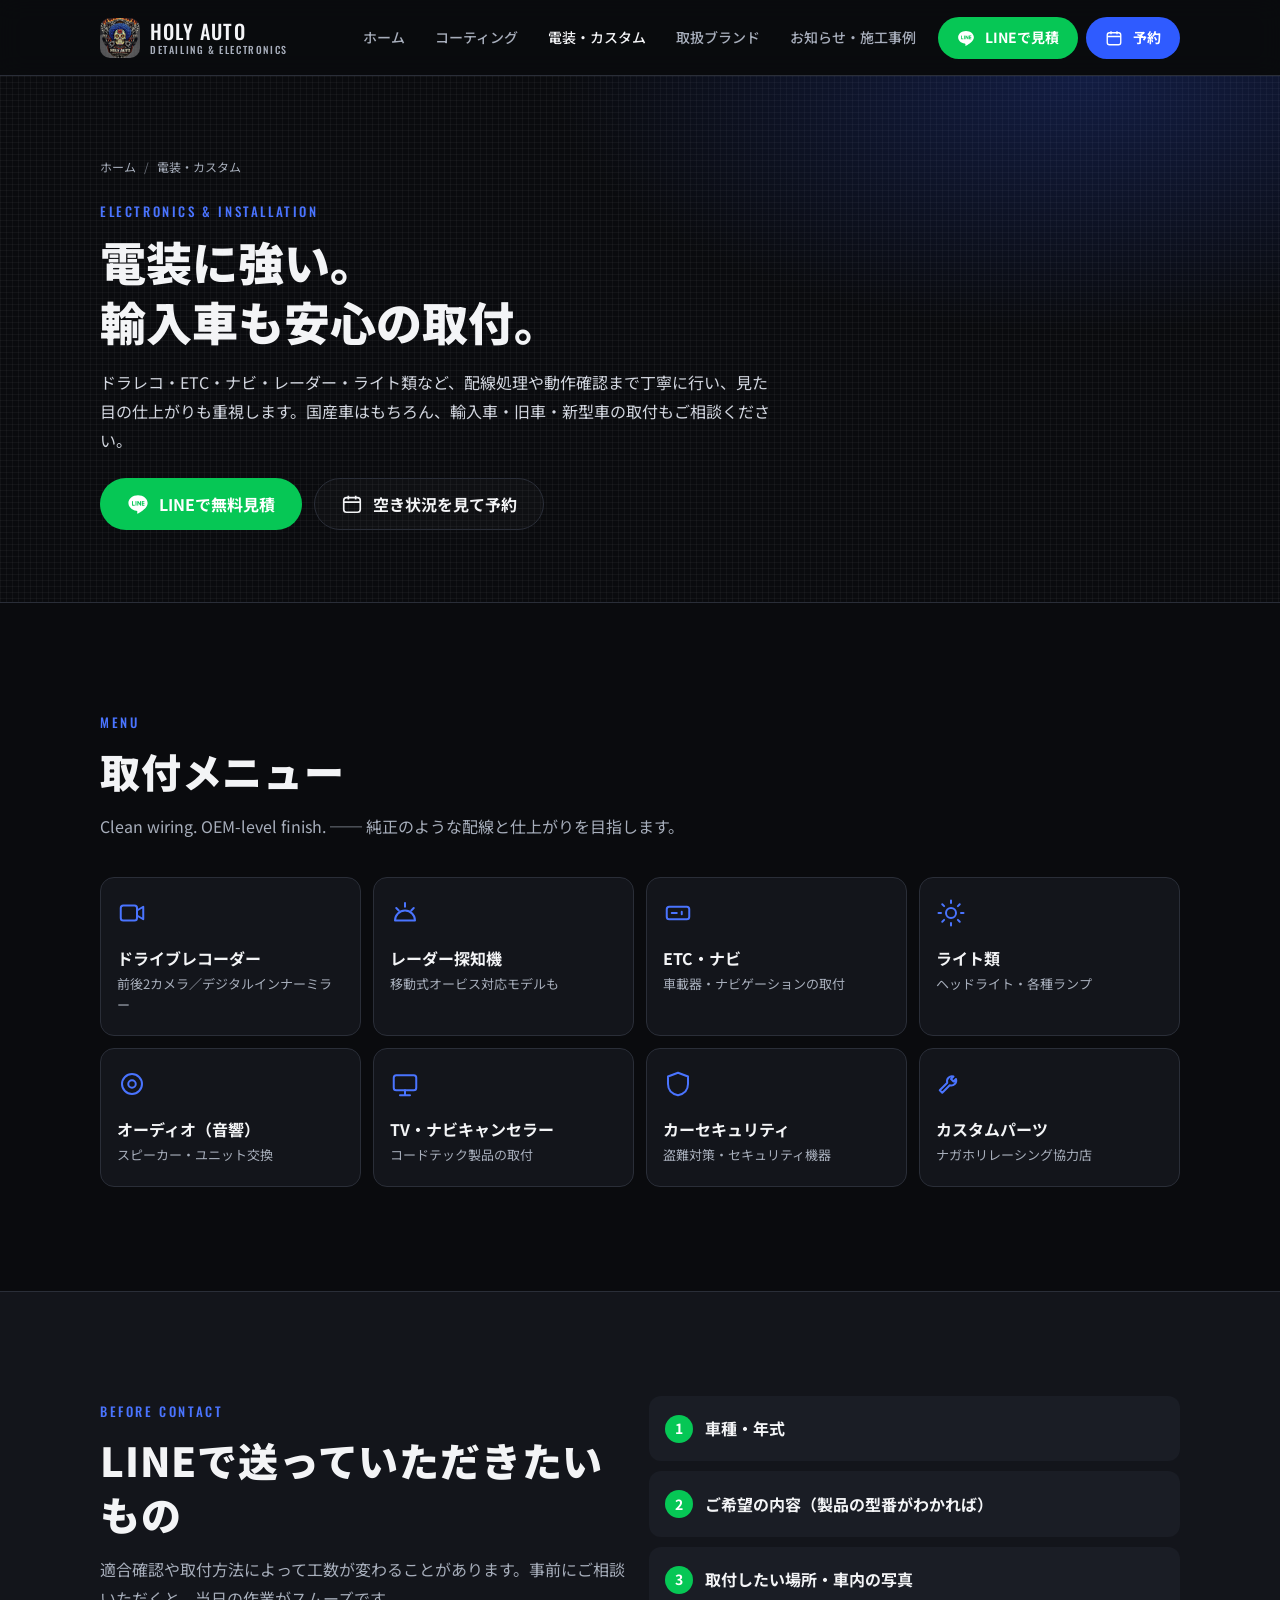
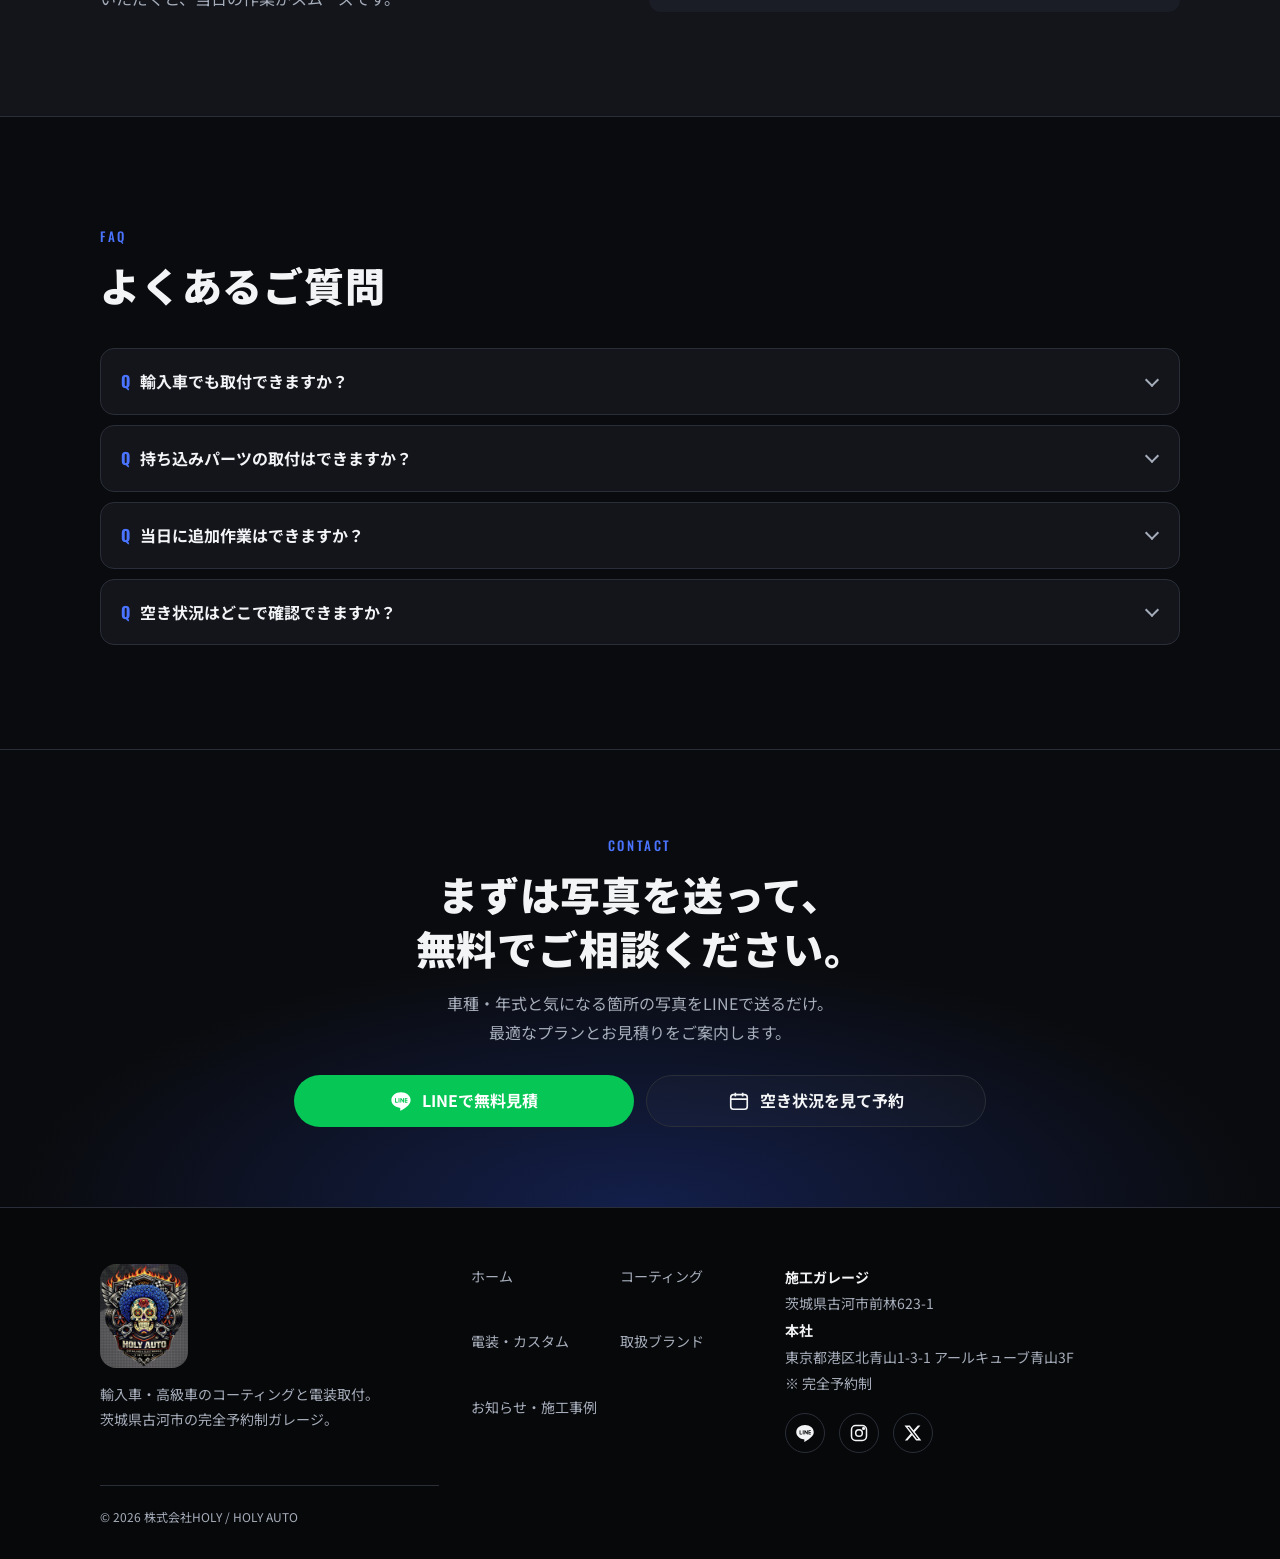
<file: electronics.html>
<!doctype html>
<html lang="ja">
<head>
<meta charset="utf-8">
<meta name="viewport" content="width=device-width, initial-scale=1, viewport-fit=cover">
<title>ドラレコ・レーダー・電装品の取付｜HOLY AUTO（茨城・古河）</title>
<meta name="description" content="ドライブレコーダー（前後2カメラ・デジタルインナーミラー）、レーダー探知機、ETC・ナビ・ライト・オーディオの取付。配線処理から動作確認まで丁寧に。輸入車・旧車・新型車も対応。茨城県古河市・完全予約制。">
<meta name="theme-color" content="#0a0b0e">
<meta property="og:type" content="website">
<meta property="og:site_name" content="HOLY AUTO">
<meta property="og:title" content="ドラレコ・レーダー・電装品の取付｜HOLY AUTO（茨城・古河）">
<meta property="og:description" content="ドライブレコーダー（前後2カメラ・デジタルインナーミラー）、レーダー探知機、ETC・ナビ・ライト・オーディオの取付。配線処理から動作確認まで丁寧に。輸入車・旧車・新型車も対応。茨城県古河市・完全予約制。">
<meta property="og:image" content="assets/img/logo.jpg">
<link rel="icon" href="assets/img/logo.jpg">
<link rel="preconnect" href="https://fonts.googleapis.com">
<link rel="preconnect" href="https://fonts.gstatic.com" crossorigin>
<link href="https://fonts.googleapis.com/css2?family=Noto+Sans+JP:wght@400;500;700;900&family=Oswald:wght@400;500&display=swap" rel="stylesheet">
<link rel="stylesheet" href="assets/css/style.css">
</head>
<body>
<header class="site-header">
  <div class="container">
    <a class="brand" href="index.html" aria-label="HOLY AUTO トップへ">
      <img src="assets/img/logo.jpg" alt="" width="40" height="40">
      <span class="brand__name">HOLY AUTO<small>DETAILING &amp; ELECTRONICS</small></span>
    </a>
    <nav class="global-nav" aria-label="メインメニュー">
      <a href="index.html">ホーム</a>
      <a href="coating.html">コーティング</a>
      <a href="electronics.html" aria-current="page">電装・カスタム</a>
      <a href="brands.html">取扱ブランド</a>
      <a href="blog.html">お知らせ・施工事例</a>
    </nav>
    <div class="header-cta">
      <a class="btn btn--line" href="#" data-link="line"><svg viewBox="0 0 24 24" aria-hidden="true"><path fill="currentColor" d="M12 2.5C6.2 2.5 1.5 6.3 1.5 11c0 4.2 3.7 7.7 8.8 8.4.3.1.8.2.9.5.1.3.1.7 0 1l-.1.9c0 .3-.2 1 .9.6 1.1-.5 6-3.6 8.2-6.1 1.5-1.7 2.3-3.4 2.3-5.3 0-4.7-4.7-8.5-10.5-8.5Zm-3.9 11.3H6a.5.5 0 0 1-.5-.5V9.1a.5.5 0 0 1 1 0v3.7h1.6a.5.5 0 0 1 0 1Zm2.2-.5a.5.5 0 0 1-1 0V9.1a.5.5 0 0 1 1 0v4.2Zm5 0a.5.5 0 0 1-.9.3l-2.1-2.9v2.6a.5.5 0 0 1-1 0V9.1a.5.5 0 0 1 .9-.3l2.1 2.9V9.1a.5.5 0 0 1 1 0v4.2Zm3.4-2.6a.5.5 0 0 1 0 1h-1.6v1.1h1.6a.5.5 0 0 1 0 1h-2.1a.5.5 0 0 1-.5-.5V9.1c0-.3.2-.5.5-.5h2.1a.5.5 0 0 1 0 1h-1.6v1.1h1.6Z"/></svg>LINEで見積</a>
      <a class="btn btn--primary" href="#" data-link="book"><svg viewBox="0 0 24 24" fill="none" stroke="currentColor" stroke-width="1.8" aria-hidden="true"><rect x="3" y="5" width="18" height="16" rx="3"/><path d="M3 10h18M8 3v4M16 3v4"/></svg>予約</a>
    </div>
    <button class="menu-btn" type="button" aria-label="メニューを開く" aria-expanded="false" aria-controls="drawer"><svg viewBox="0 0 24 24" fill="none" stroke="currentColor" stroke-width="2" aria-hidden="true"><path d="M4 7h16M4 12h16M4 17h16"/></svg></button>
  </div>
</header>
<div class="drawer" id="drawer" aria-hidden="true">
  <div class="drawer__top"><button class="menu-btn drawer__close" type="button" aria-label="メニューを閉じる"><svg viewBox="0 0 24 24" fill="none" stroke="currentColor" stroke-width="2" aria-hidden="true"><path d="M6 6l12 12M18 6 6 18"/></svg></button></div>
  <nav aria-label="メニュー">
    <a href="index.html">ホーム<span>HOME</span></a>
    <a href="coating.html">コーティング<span>COATING</span></a>
    <a href="electronics.html" aria-current="page">電装・カスタム<span>ELECTRONICS</span></a>
    <a href="brands.html">取扱ブランド<span>BRANDS</span></a>
    <a href="blog.html">お知らせ・施工事例<span>NEWS</span></a>
  </nav>
  <a class="btn btn--line" href="#" data-link="line"><svg viewBox="0 0 24 24" aria-hidden="true"><path fill="currentColor" d="M12 2.5C6.2 2.5 1.5 6.3 1.5 11c0 4.2 3.7 7.7 8.8 8.4.3.1.8.2.9.5.1.3.1.7 0 1l-.1.9c0 .3-.2 1 .9.6 1.1-.5 6-3.6 8.2-6.1 1.5-1.7 2.3-3.4 2.3-5.3 0-4.7-4.7-8.5-10.5-8.5Zm-3.9 11.3H6a.5.5 0 0 1-.5-.5V9.1a.5.5 0 0 1 1 0v3.7h1.6a.5.5 0 0 1 0 1Zm2.2-.5a.5.5 0 0 1-1 0V9.1a.5.5 0 0 1 1 0v4.2Zm5 0a.5.5 0 0 1-.9.3l-2.1-2.9v2.6a.5.5 0 0 1-1 0V9.1a.5.5 0 0 1 .9-.3l2.1 2.9V9.1a.5.5 0 0 1 1 0v4.2Zm3.4-2.6a.5.5 0 0 1 0 1h-1.6v1.1h1.6a.5.5 0 0 1 0 1h-2.1a.5.5 0 0 1-.5-.5V9.1c0-.3.2-.5.5-.5h2.1a.5.5 0 0 1 0 1h-1.6v1.1h1.6Z"/></svg>LINEで無料見積</a>
  <a class="btn btn--ghost" href="#" data-link="book"><svg viewBox="0 0 24 24" fill="none" stroke="currentColor" stroke-width="1.8" aria-hidden="true"><rect x="3" y="5" width="18" height="16" rx="3"/><path d="M3 10h18M8 3v4M16 3v4"/></svg>空き状況を見て予約</a>
</div>
<main>
<section class="page-hero mesh">
  <div class="container">
    <ol class="breadcrumb"><li><a href="index.html">ホーム</a></li><li>電装・カスタム</li></ol>
    <span class="eyebrow">Electronics &amp; Installation</span>
    <h1>電装に強い。<br>輸入車も安心の取付。</h1>
    <p>ドラレコ・ETC・ナビ・レーダー・ライト類など、配線処理や動作確認まで丁寧に行い、見た目の仕上がりも重視します。国産車はもちろん、輸入車・旧車・新型車の取付もご相談ください。</p>
    <div class="btn-row"><a class="btn btn--line" href="#" data-link="line"><svg viewBox="0 0 24 24" aria-hidden="true"><path fill="currentColor" d="M12 2.5C6.2 2.5 1.5 6.3 1.5 11c0 4.2 3.7 7.7 8.8 8.4.3.1.8.2.9.5.1.3.1.7 0 1l-.1.9c0 .3-.2 1 .9.6 1.1-.5 6-3.6 8.2-6.1 1.5-1.7 2.3-3.4 2.3-5.3 0-4.7-4.7-8.5-10.5-8.5Zm-3.9 11.3H6a.5.5 0 0 1-.5-.5V9.1a.5.5 0 0 1 1 0v3.7h1.6a.5.5 0 0 1 0 1Zm2.2-.5a.5.5 0 0 1-1 0V9.1a.5.5 0 0 1 1 0v4.2Zm5 0a.5.5 0 0 1-.9.3l-2.1-2.9v2.6a.5.5 0 0 1-1 0V9.1a.5.5 0 0 1 .9-.3l2.1 2.9V9.1a.5.5 0 0 1 1 0v4.2Zm3.4-2.6a.5.5 0 0 1 0 1h-1.6v1.1h1.6a.5.5 0 0 1 0 1h-2.1a.5.5 0 0 1-.5-.5V9.1c0-.3.2-.5.5-.5h2.1a.5.5 0 0 1 0 1h-1.6v1.1h1.6Z"/></svg>LINEで無料見積</a><a class="btn btn--ghost" href="#" data-link="book"><svg viewBox="0 0 24 24" fill="none" stroke="currentColor" stroke-width="1.8" aria-hidden="true"><rect x="3" y="5" width="18" height="16" rx="3"/><path d="M3 10h18M8 3v4M16 3v4"/></svg>空き状況を見て予約</a></div>
  </div>
</section>

<section class="section">
  <div class="container">
    <div class="section-head">
      <span class="eyebrow">Menu</span>
      <h2 class="section-title">取付メニュー</h2>
      <p class="section-lead">Clean wiring. OEM-level finish. ── 純正のような配線と仕上がりを目指します。</p>
    </div>
    <div class="menu-grid">
      <div class="menu-card"><svg viewBox="0 0 24 24" fill="none" stroke="currentColor" stroke-width="1.6" stroke-linecap="round" stroke-linejoin="round" aria-hidden="true"><rect x="3" y="6" width="13" height="12" rx="2"/><path d="m16 10 5-3v10l-5-3"/></svg><h3>ドライブレコーダー</h3><p>前後2カメラ／デジタルインナーミラー</p></div>
      <div class="menu-card"><svg viewBox="0 0 24 24" fill="none" stroke="currentColor" stroke-width="1.6" stroke-linecap="round" stroke-linejoin="round" aria-hidden="true"><path d="M12 4v3M5 8l2 2M19 8l-2 2"/><path d="M4 18a8 8 0 0 1 16 0z"/></svg><h3>レーダー探知機</h3><p>移動式オービス対応モデルも</p></div>
      <div class="menu-card"><svg viewBox="0 0 24 24" fill="none" stroke="currentColor" stroke-width="1.6" stroke-linecap="round" stroke-linejoin="round" aria-hidden="true"><rect x="3" y="7" width="18" height="10" rx="2"/><path d="M7 12h4M15 11v2"/></svg><h3>ETC・ナビ</h3><p>車載器・ナビゲーションの取付</p></div>
      <div class="menu-card"><svg viewBox="0 0 24 24" fill="none" stroke="currentColor" stroke-width="1.6" stroke-linecap="round" stroke-linejoin="round" aria-hidden="true"><circle cx="12" cy="12" r="4"/><path d="M12 2v2M12 20v2M2 12h2M20 12h2M5 5l1.5 1.5M17.5 17.5 19 19M5 19l1.5-1.5M17.5 6.5 19 5"/></svg><h3>ライト類</h3><p>ヘッドライト・各種ランプ</p></div>
      <div class="menu-card"><svg viewBox="0 0 24 24" fill="none" stroke="currentColor" stroke-width="1.6" stroke-linecap="round" stroke-linejoin="round" aria-hidden="true"><circle cx="12" cy="12" r="8"/><circle cx="12" cy="12" r="3"/></svg><h3>オーディオ（音響）</h3><p>スピーカー・ユニット交換</p></div>
      <div class="menu-card"><svg viewBox="0 0 24 24" fill="none" stroke="currentColor" stroke-width="1.6" stroke-linecap="round" stroke-linejoin="round" aria-hidden="true"><rect x="3" y="5" width="18" height="12" rx="2"/><path d="M8 21h8M12 17v4"/></svg><h3>TV・ナビキャンセラー</h3><p>コードテック製品の取付</p></div>
      <div class="menu-card"><svg viewBox="0 0 24 24" fill="none" stroke="currentColor" stroke-width="1.6" stroke-linecap="round" stroke-linejoin="round" aria-hidden="true"><path d="M12 3 4 6v6c0 5 3.5 8 8 9 4.5-1 8-4 8-9V6z"/></svg><h3>カーセキュリティ</h3><p>盗難対策・セキュリティ機器</p></div>
      <div class="menu-card"><svg viewBox="0 0 24 24" fill="none" stroke="currentColor" stroke-width="1.6" stroke-linecap="round" stroke-linejoin="round" aria-hidden="true"><path d="M14 6a4 4 0 0 0-5 5l-6 6 2 2 6-6a4 4 0 0 0 5-5l-2 2-2-2z"/></svg><h3>カスタムパーツ</h3><p>ナガホリレーシング協力店</p></div>
    </div>
  </div>
</section>

<section class="section section--surface">
  <div class="container">
    <div class="service-grid">
      <div>
        <span class="eyebrow">Before Contact</span>
        <h2 class="section-title">LINEで送っていただきたいもの</h2>
        <p class="section-lead">適合確認や取付方法によって工数が変わることがあります。事前にご相談いただくと、当日の作業がスムーズです。</p>
      </div>
      <ol class="send-list">
        <li>車種・年式</li>
        <li>ご希望の内容（製品の型番がわかれば）</li>
        <li>取付したい場所・車内の写真</li>
      </ol>
    </div>
  </div>
</section>

<section class="section">
  <div class="container">
    <div class="section-head">
      <span class="eyebrow">FAQ</span>
      <h2 class="section-title">よくあるご質問</h2>
    </div>
    <div class="faq">
      <details><summary>輸入車でも取付できますか？</summary><p>可能です。車種・仕様により確認が必要なため、LINEで車種と年式をお送りください。</p></details>
      <details><summary>持ち込みパーツの取付はできますか？</summary><p>内容によります。安全面の確認があるため、事前に型番・写真をお送りください。</p></details>
      <details><summary>当日に追加作業はできますか？</summary><p>予約状況によります。事前にご相談いただくと確実です。</p></details>
      <details><summary>空き状況はどこで確認できますか？</summary><p>ご予約はリアルタイムで変動します。公式LINEまたは予約ページから空き枠をご確認ください。</p></details>
    </div>
  </div>
</section>
<section class="cta-final">
  <div class="container">
    <span class="eyebrow">CONTACT</span>
    <h2 class="section-title">まずは写真を送って、<br>無料でご相談ください。</h2>
    <p class="section-lead" style="margin-left:auto;margin-right:auto">車種・年式と気になる箇所の写真をLINEで送るだけ。<br>最適なプランとお見積りをご案内します。</p>
    <div class="btn-row"><a class="btn btn--line" href="#" data-link="line"><svg viewBox="0 0 24 24" aria-hidden="true"><path fill="currentColor" d="M12 2.5C6.2 2.5 1.5 6.3 1.5 11c0 4.2 3.7 7.7 8.8 8.4.3.1.8.2.9.5.1.3.1.7 0 1l-.1.9c0 .3-.2 1 .9.6 1.1-.5 6-3.6 8.2-6.1 1.5-1.7 2.3-3.4 2.3-5.3 0-4.7-4.7-8.5-10.5-8.5Zm-3.9 11.3H6a.5.5 0 0 1-.5-.5V9.1a.5.5 0 0 1 1 0v3.7h1.6a.5.5 0 0 1 0 1Zm2.2-.5a.5.5 0 0 1-1 0V9.1a.5.5 0 0 1 1 0v4.2Zm5 0a.5.5 0 0 1-.9.3l-2.1-2.9v2.6a.5.5 0 0 1-1 0V9.1a.5.5 0 0 1 .9-.3l2.1 2.9V9.1a.5.5 0 0 1 1 0v4.2Zm3.4-2.6a.5.5 0 0 1 0 1h-1.6v1.1h1.6a.5.5 0 0 1 0 1h-2.1a.5.5 0 0 1-.5-.5V9.1c0-.3.2-.5.5-.5h2.1a.5.5 0 0 1 0 1h-1.6v1.1h1.6Z"/></svg>LINEで無料見積</a><a class="btn btn--ghost" href="#" data-link="book"><svg viewBox="0 0 24 24" fill="none" stroke="currentColor" stroke-width="1.8" aria-hidden="true"><rect x="3" y="5" width="18" height="16" rx="3"/><path d="M3 10h18M8 3v4M16 3v4"/></svg>空き状況を見て予約</a></div>
  </div>
</section>
</main>
<footer class="site-footer">
  <div class="container">
    <div class="footer-brand">
      <img src="assets/img/logo.jpg" alt="HOLY AUTO DETAILING &amp; ELECTRONICS EST. 2015" width="88" height="104" loading="lazy">
      <p>輸入車・高級車のコーティングと電装取付。<br>茨城県古河市の完全予約制ガレージ。</p>
    </div>
    <nav class="footer-nav" aria-label="フッターメニュー">
      <a href="index.html">ホーム</a>
      <a href="coating.html">コーティング</a>
      <a href="electronics.html">電装・カスタム</a>
      <a href="brands.html">取扱ブランド</a>
      <a href="blog.html">お知らせ・施工事例</a>
    </nav>
    <div class="footer-info">
      <address>
        <strong>施工ガレージ</strong><br>茨城県古河市前林623-1<br>
        <strong>本社</strong><br>東京都港区北青山1-3-1 アールキューブ青山3F<br>
        ※ 完全予約制
      </address>
      <div class="sns">
        <a href="#" data-link="line" aria-label="公式LINE"><svg viewBox="0 0 24 24" aria-hidden="true"><path fill="currentColor" d="M12 2.5C6.2 2.5 1.5 6.3 1.5 11c0 4.2 3.7 7.7 8.8 8.4.3.1.8.2.9.5.1.3.1.7 0 1l-.1.9c0 .3-.2 1 .9.6 1.1-.5 6-3.6 8.2-6.1 1.5-1.7 2.3-3.4 2.3-5.3 0-4.7-4.7-8.5-10.5-8.5Zm-3.9 11.3H6a.5.5 0 0 1-.5-.5V9.1a.5.5 0 0 1 1 0v3.7h1.6a.5.5 0 0 1 0 1Zm2.2-.5a.5.5 0 0 1-1 0V9.1a.5.5 0 0 1 1 0v4.2Zm5 0a.5.5 0 0 1-.9.3l-2.1-2.9v2.6a.5.5 0 0 1-1 0V9.1a.5.5 0 0 1 .9-.3l2.1 2.9V9.1a.5.5 0 0 1 1 0v4.2Zm3.4-2.6a.5.5 0 0 1 0 1h-1.6v1.1h1.6a.5.5 0 0 1 0 1h-2.1a.5.5 0 0 1-.5-.5V9.1c0-.3.2-.5.5-.5h2.1a.5.5 0 0 1 0 1h-1.6v1.1h1.6Z"/></svg></a>
        <a href="#" data-link="instagram" aria-label="Instagram"><svg viewBox="0 0 24 24" fill="none" stroke="currentColor" stroke-width="1.8" aria-hidden="true"><rect x="3" y="3" width="18" height="18" rx="5"/><circle cx="12" cy="12" r="4"/><circle cx="17.5" cy="6.5" r="1" fill="currentColor"/></svg></a>
        <a href="#" data-link="x" aria-label="X"><svg viewBox="0 0 24 24" aria-hidden="true"><path fill="currentColor" d="M17.8 3h3.1l-6.8 7.7L22 21h-6.2l-4.9-6.3L5.3 21H2.2l7.2-8.3L1.8 3h6.4l4.4 5.8L17.8 3Zm-1.1 16.2h1.7L7.2 4.7H5.4l11.3 14.5Z"/></svg></a>
      </div>
    </div>
    <p class="copyright">&copy; <span id="year">2026</span> 株式会社HOLY / HOLY AUTO</p>
  </div>
</footer>
<div class="sticky-cta">
  <a class="btn btn--line" href="#" data-link="line"><svg viewBox="0 0 24 24" aria-hidden="true"><path fill="currentColor" d="M12 2.5C6.2 2.5 1.5 6.3 1.5 11c0 4.2 3.7 7.7 8.8 8.4.3.1.8.2.9.5.1.3.1.7 0 1l-.1.9c0 .3-.2 1 .9.6 1.1-.5 6-3.6 8.2-6.1 1.5-1.7 2.3-3.4 2.3-5.3 0-4.7-4.7-8.5-10.5-8.5Zm-3.9 11.3H6a.5.5 0 0 1-.5-.5V9.1a.5.5 0 0 1 1 0v3.7h1.6a.5.5 0 0 1 0 1Zm2.2-.5a.5.5 0 0 1-1 0V9.1a.5.5 0 0 1 1 0v4.2Zm5 0a.5.5 0 0 1-.9.3l-2.1-2.9v2.6a.5.5 0 0 1-1 0V9.1a.5.5 0 0 1 .9-.3l2.1 2.9V9.1a.5.5 0 0 1 1 0v4.2Zm3.4-2.6a.5.5 0 0 1 0 1h-1.6v1.1h1.6a.5.5 0 0 1 0 1h-2.1a.5.5 0 0 1-.5-.5V9.1c0-.3.2-.5.5-.5h2.1a.5.5 0 0 1 0 1h-1.6v1.1h1.6Z"/></svg>LINEで無料見積</a>
  <a class="btn btn--primary" href="#" data-link="book"><svg viewBox="0 0 24 24" fill="none" stroke="currentColor" stroke-width="1.8" aria-hidden="true"><rect x="3" y="5" width="18" height="16" rx="3"/><path d="M3 10h18M8 3v4M16 3v4"/></svg>予約する</a>
</div>
<script src="assets/js/main.js"></script>
</body>
</html>
</file>
<file: assets/css/style.css>
/* =========================================================
   HOLY AUTO — Detailing & Electronics
   ========================================================= */
:root {
  --bg: #0a0b0e;
  --surface: #13151b;
  --surface-2: #1a1d25;
  --line: #2a2e38;
  --text: #f3f4f6;
  --muted: #a7aebb;
  --blue: #4a74ff;
  --blue-strong: #2f5bff;
  --blue-soft: rgba(74, 116, 255, .14);
  --gold: #f0a93b;
  --line-green: #06c755;
  --radius: 14px;
  --max: 1120px;
  --font-en: "Oswald", "Noto Sans JP", sans-serif;
  --font-jp: "Noto Sans JP", system-ui, sans-serif;
  --header-h: 64px;
}

*, *::before, *::after { box-sizing: border-box; }
html { -webkit-text-size-adjust: 100%; scroll-behavior: smooth; scroll-padding-top: calc(var(--header-h) + 12px); }
body {
  margin: 0;
  background: var(--bg);
  color: var(--text);
  font-family: var(--font-jp);
  font-size: 16px;
  line-height: 1.8;
  overflow-x: hidden;
  padding-bottom: 72px; /* モバイル固定CTA分 */
}
img { max-width: 100%; height: auto; display: block; }
a { color: inherit; }
h1, h2, h3, h4, p, ul, ol, dl, dd, figure { margin: 0; }
ul, ol { padding: 0; list-style: none; }
:focus-visible { outline: 2px solid var(--blue); outline-offset: 3px; }

.container { width: 100%; max-width: var(--max); margin: 0 auto; padding: 0 20px; }
.visually-hidden { position: absolute; width: 1px; height: 1px; overflow: hidden; clip: rect(0 0 0 0); white-space: nowrap; }

/* 網目テクスチャ（旧サイトから継承） */
.mesh {
  background-image:
    linear-gradient(rgba(255, 255, 255, .035) 1px, transparent 1px),
    linear-gradient(90deg, rgba(255, 255, 255, .035) 1px, transparent 1px);
  background-size: 6px 6px;
}

/* ---------- タイポグラフィ ---------- */
.eyebrow {
  display: inline-block; font-family: var(--font-en); font-weight: 500; font-size: 13px;
  letter-spacing: .2em; text-transform: uppercase; color: var(--blue);
}
.section-title { font-size: clamp(26px, 6.4vw, 40px); font-weight: 900; line-height: 1.35; letter-spacing: .02em; margin-top: 8px; }
.section-lead { color: var(--muted); margin-top: 14px; max-width: 44em; }
.section-head { margin-bottom: 36px; }
.section-head--center { text-align: center; }
.section-head--center .section-lead { margin-left: auto; margin-right: auto; }
.text-muted { color: var(--muted); }
.todo { color: var(--gold); }

/* ---------- ボタン ---------- */
.btn {
  display: inline-flex; align-items: center; justify-content: center; gap: 10px;
  min-height: 52px; padding: 12px 26px; border-radius: 999px; border: 1px solid transparent;
  font-weight: 700; font-size: 16px; line-height: 1.3; text-decoration: none; text-align: center;
  transition: transform .15s, background-color .15s, border-color .15s;
}
.btn:hover { transform: translateY(-1px); }
.btn svg { width: 22px; height: 22px; flex: none; }
.btn--line { background: var(--line-green); color: #fff; }
.btn--line:hover { background: #05b04c; }
.btn--primary { background: var(--blue-strong); color: #fff; }
.btn--primary:hover { background: var(--blue); }
.btn--ghost { border-color: var(--line); color: var(--text); background: rgba(255, 255, 255, .02); }
.btn--ghost:hover { border-color: var(--blue); }
.btn-row { display: flex; flex-wrap: wrap; gap: 12px; }
.text-link {
  display: inline-flex; align-items: center; gap: 6px; color: var(--blue); font-weight: 700;
  text-decoration: none; border-bottom: 1px solid transparent;
}
.text-link:hover { border-bottom-color: var(--blue); }
.text-link::after { content: "→"; }

/* ---------- ヘッダー ---------- */
.site-header {
  position: sticky; top: 0; z-index: 50; height: var(--header-h);
  background: rgba(10, 11, 14, .82); backdrop-filter: blur(12px); -webkit-backdrop-filter: blur(12px);
  border-bottom: 1px solid var(--line);
}
.site-header .container { height: 100%; display: flex; align-items: center; gap: 20px; }
.brand { display: flex; align-items: center; gap: 10px; text-decoration: none; margin-right: auto; }
.brand img { width: 40px; height: 40px; border-radius: 10px; object-fit: cover; }
.brand__name { font-family: var(--font-en); font-weight: 500; font-size: 20px; letter-spacing: .06em; line-height: 1; }
.brand__name small { display: block; font-size: 10px; letter-spacing: .16em; color: var(--muted); margin-top: 4px; }
.global-nav { display: none; }
.global-nav a { text-decoration: none; font-size: 14px; font-weight: 500; color: var(--muted); padding: 6px 2px; }
.global-nav a:hover, .global-nav a[aria-current="page"] { color: var(--text); }
.header-cta { display: none; }
.menu-btn {
  width: 44px; height: 44px; display: grid; place-items: center; border: 1px solid var(--line);
  border-radius: 12px; background: none; color: var(--text); cursor: pointer;
}
.menu-btn svg { width: 22px; height: 22px; }

.drawer {
  position: fixed; inset: 0; z-index: 100; background: var(--bg);
  padding: 24px 24px 40px; display: flex; flex-direction: column;
  opacity: 0; visibility: hidden; transition: opacity .2s;
}
.drawer.is-open { opacity: 1; visibility: visible; }
.drawer__top { display: flex; justify-content: flex-end; }
.drawer nav { display: flex; flex-direction: column; margin: 24px 0 32px; }
.drawer nav a {
  text-decoration: none; font-size: 20px; font-weight: 700; padding: 16px 4px; border-bottom: 1px solid var(--line);
  display: flex; justify-content: space-between;
}
.drawer nav a span { font-family: var(--font-en); font-weight: 400; font-size: 13px; color: var(--muted); letter-spacing: .14em; }
.drawer .btn { width: 100%; }
.drawer .btn + .btn { margin-top: 12px; }

/* モバイル固定CTA */
.sticky-cta {
  position: fixed; left: 0; right: 0; bottom: 0; z-index: 40; display: grid; grid-template-columns: 1fr 1fr; gap: 8px;
  padding: 8px 12px calc(8px + env(safe-area-inset-bottom)); background: rgba(10, 11, 14, .94);
  border-top: 1px solid var(--line); backdrop-filter: blur(10px); -webkit-backdrop-filter: blur(10px);
}
.sticky-cta .btn { min-height: 48px; padding: 8px 12px; font-size: 15px; }

/* ---------- ヒーロー ---------- */
.hero { position: relative; overflow: hidden; border-bottom: 1px solid var(--line); }
.hero::before {
  content: ""; position: absolute; inset: -20% -10% auto; height: 120%;
  background: radial-gradient(ellipse 60% 50% at 70% 35%, rgba(47, 91, 255, .28), transparent 70%),
              radial-gradient(ellipse 40% 40% at 15% 90%, rgba(240, 169, 59, .10), transparent 70%);
  pointer-events: none;
}
.hero .container { position: relative; display: grid; gap: 28px; padding-top: 36px; padding-bottom: 56px; }
.hero__logo { width: min(64%, 260px); margin: 0 auto; border-radius: 24px; box-shadow: 0 30px 80px rgba(47, 91, 255, .25); }
.hero h1 { font-size: clamp(26px, 7.4vw, 56px); font-weight: 900; line-height: 1.3; letter-spacing: .01em; margin-top: 10px; }
.hero h1 em { font-style: normal; color: var(--blue); }
.hero__lead { color: #d3d7e0; margin-top: 18px; font-size: 16px; }
.hero .btn-row { margin-top: 28px; }
.hero .btn-row .btn { flex: 1 1 240px; }
.hero__note { font-size: 13px; color: var(--muted); margin-top: 12px; }
.hero__place { display: inline-flex; gap: 8px; align-items: center; margin-top: 16px; font-size: 13px; color: var(--muted); }
.hero__place::before { content: ""; width: 8px; height: 8px; border-radius: 50%; background: var(--line-green); box-shadow: 0 0 0 4px rgba(6, 199, 85, .2); }

/* ---------- 信頼バー ---------- */
.trust { background: var(--surface); border-bottom: 1px solid var(--line); }
.trust ul { display: grid; grid-template-columns: 1fr 1fr; }
.trust li { padding: 18px 12px; text-align: center; border-right: 1px solid var(--line); border-bottom: 1px solid var(--line); }
.trust li:nth-child(2n) { border-right: 0; }
.trust li:nth-last-child(-n+2) { border-bottom: 0; }
.trust strong { display: block; font-family: var(--font-en); font-weight: 500; font-size: 18px; letter-spacing: .04em; line-height: 1.3; }
.trust strong .stars { color: var(--gold); letter-spacing: 1px; }
.trust span { display: block; font-size: 12px; color: var(--muted); line-height: 1.5; margin-top: 4px; }

/* ---------- セクション ---------- */
.section { padding: 72px 0; }
.section--surface { background: var(--surface); border-top: 1px solid var(--line); border-bottom: 1px solid var(--line); }

/* サービスカード */
.service-grid { display: grid; gap: 18px; }
.service-card {
  position: relative; display: flex; flex-direction: column; gap: 14px; padding: 28px 24px;
  background: linear-gradient(160deg, var(--surface-2), var(--surface)); border: 1px solid var(--line);
  border-radius: var(--radius); text-decoration: none; overflow: hidden;
}
.service-card::after {
  content: ""; position: absolute; right: -60px; top: -60px; width: 180px; height: 180px; border-radius: 50%;
  background: radial-gradient(circle, var(--blue-soft), transparent 70%);
}
.service-card h3 { font-size: 24px; font-weight: 900; }
.service-card p { color: var(--muted); }
.check-list li { position: relative; padding-left: 28px; }
.check-list li + li { margin-top: 6px; }
.check-list li::before {
  content: ""; position: absolute; left: 2px; top: .55em; width: 14px; height: 8px;
  border-left: 2px solid var(--blue); border-bottom: 2px solid var(--blue); transform: rotate(-45deg);
}
.service-card .text-link { margin-top: auto; }

/* 強み */
.reasons { display: grid; gap: 14px; counter-reset: reason; }
.reason { padding: 24px; border: 1px solid var(--line); border-radius: var(--radius); background: var(--surface); }
.reason::before {
  counter-increment: reason; content: "0" counter(reason);
  font-family: var(--font-en); font-size: 14px; letter-spacing: .14em; color: var(--blue);
}
.reason h3 { font-size: 19px; font-weight: 700; margin: 6px 0 8px; }
.reason p { color: var(--muted); font-size: 15px; }

/* プラン */
.plans { display: grid; gap: 16px; }
.plan {
  position: relative; display: flex; flex-direction: column; padding: 28px 24px;
  border: 1px solid var(--line); border-radius: var(--radius); background: var(--surface);
}
.plan--featured { border-color: var(--blue); background: linear-gradient(180deg, rgba(47, 91, 255, .12), var(--surface) 40%); }
.plan__badge {
  position: absolute; top: -12px; left: 24px; background: var(--blue-strong); color: #fff;
  font-size: 12px; font-weight: 700; padding: 2px 12px; border-radius: 999px;
}
.plan__name { font-family: var(--font-en); font-weight: 500; font-size: 28px; letter-spacing: .08em; }
.plan__tagline { font-weight: 700; margin-top: 2px; }
.plan__price { margin: 18px 0; padding: 14px 0; border-top: 1px solid var(--line); border-bottom: 1px solid var(--line); }
.plan__price strong { font-family: var(--font-en); font-weight: 500; font-size: 30px; letter-spacing: .02em; }
.plan__price small { color: var(--muted); font-size: 13px; margin-left: 4px; }
.plan dl { display: grid; grid-template-columns: auto 1fr; gap: 8px 16px; font-size: 14px; margin-bottom: 22px; }
.plan dt { color: var(--muted); }
.plan .btn { margin-top: auto; }
.plans-note { font-size: 13px; color: var(--muted); margin-top: 18px; }

/* 施工事例 */
.works { display: grid; grid-template-columns: 1fr 1fr; gap: 10px; }
.work { position: relative; border-radius: 10px; overflow: hidden; aspect-ratio: 4 / 3; background: var(--surface-2); border: 1px solid var(--line); }
.work img { width: 100%; height: 100%; object-fit: cover; }
.work figcaption {
  position: absolute; left: 0; right: 0; bottom: 0; padding: 22px 12px 10px; font-size: 12px; font-weight: 700;
  background: linear-gradient(transparent, rgba(0, 0, 0, .85));
}
.work--placeholder { display: grid; place-items: center; text-align: center; color: var(--muted); font-size: 12px; padding: 10px; }
.work--placeholder svg { width: 28px; height: 28px; margin: 0 auto 6px; opacity: .6; }

/* 流れ */
.steps { display: grid; gap: 12px; counter-reset: step; }
.step { display: grid; grid-template-columns: 48px 1fr; gap: 14px; align-items: start; padding: 18px; border: 1px solid var(--line); border-radius: var(--radius); background: var(--surface); }
.step::before {
  counter-increment: step; content: counter(step);
  width: 48px; height: 48px; border-radius: 50%; display: grid; place-items: center;
  background: var(--blue-soft); color: var(--blue); font-family: var(--font-en); font-size: 20px;
}
.step h3 { font-size: 17px; font-weight: 700; }
.step p { color: var(--muted); font-size: 14px; margin-top: 2px; }

/* 口コミ */
.review {
  display: grid; gap: 18px; align-items: center; padding: 28px 24px; border-radius: var(--radius);
  background: linear-gradient(135deg, #15182a, var(--surface)); border: 1px solid var(--line);
}
.review__score { display: flex; align-items: baseline; gap: 12px; flex-wrap: wrap; }
.review__stars { color: var(--gold); font-size: 30px; letter-spacing: 2px; line-height: 1; }
.review__count { font-family: var(--font-en); font-size: 22px; }
.review__source { color: var(--muted); font-size: 14px; }

/* 業者様 */
.b2b { display: grid; gap: 18px; padding: 28px 24px; border: 1px dashed var(--line); border-radius: var(--radius); }
.b2b h3 { font-size: 20px; font-weight: 900; }
.b2b p { color: var(--muted); }

/* お知らせ */
.posts { display: grid; gap: 16px; }
.post-card { display: flex; flex-direction: column; border: 1px solid var(--line); border-radius: var(--radius); overflow: hidden; background: var(--surface); }
.post-card__img { aspect-ratio: 16 / 10; background: var(--surface-2); }
.post-card__img img { width: 100%; height: 100%; object-fit: cover; }
.post-card__body { padding: 18px 20px 22px; }
.post-card time { font-family: var(--font-en); font-size: 13px; color: var(--muted); letter-spacing: .06em; }
.post-card h3 { font-size: 17px; font-weight: 700; line-height: 1.5; margin-top: 6px; }
.post-card p { color: var(--muted); font-size: 14px; margin-top: 8px; display: -webkit-box; -webkit-line-clamp: 3; -webkit-box-orient: vertical; overflow: hidden; }
.tag { display: inline-block; font-size: 11px; font-weight: 700; color: var(--blue); background: var(--blue-soft); padding: 1px 10px; border-radius: 999px; margin-left: 8px; vertical-align: 1px; }

/* アクセス */
.access { display: grid; gap: 16px; }
.place { padding: 24px; border: 1px solid var(--line); border-radius: var(--radius); background: var(--surface); }
.place__label { font-size: 13px; font-weight: 700; color: var(--blue); }
.place h3 { font-size: 20px; font-weight: 900; margin: 4px 0 8px; }
.place address { font-style: normal; color: var(--muted); }
.place .text-link { margin-top: 12px; }

/* 最終CTA */
.cta-final { text-align: center; padding: 80px 0; background: radial-gradient(ellipse 70% 80% at 50% 100%, rgba(47, 91, 255, .25), transparent 70%); border-top: 1px solid var(--line); }
.cta-final .btn-row { justify-content: center; margin-top: 28px; }
.cta-final .btn-row .btn { flex: 1 1 260px; max-width: 340px; }

/* ---------- 下層ページ ---------- */
.page-hero { position: relative; padding: 48px 0 44px; border-bottom: 1px solid var(--line); overflow: hidden; }
.page-hero::before {
  content: ""; position: absolute; inset: 0;
  background: radial-gradient(ellipse 60% 70% at 85% 0%, rgba(47, 91, 255, .22), transparent 70%); pointer-events: none;
}
.page-hero .container { position: relative; }
.page-hero h1 { font-size: clamp(28px, 7.4vw, 46px); font-weight: 900; line-height: 1.3; margin-top: 8px; }
.page-hero p { color: #d3d7e0; margin-top: 16px; max-width: 42em; }
.page-hero .btn-row { margin-top: 24px; }
.breadcrumb { display: flex; gap: 8px; font-size: 12px; color: var(--muted); margin-bottom: 18px; }
.breadcrumb a { text-decoration: none; }
.breadcrumb li + li::before { content: "/"; margin-right: 8px; opacity: .6; }

.chips { display: flex; flex-wrap: wrap; gap: 10px; }
.chips li { padding: 10px 16px; border-radius: 999px; border: 1px solid var(--line); background: var(--surface); font-weight: 700; font-size: 15px; }

/* 比較表 */
.table-wrap { overflow-x: auto; border: 1px solid var(--line); border-radius: var(--radius); -webkit-overflow-scrolling: touch; }
.compare { width: 100%; min-width: 640px; border-collapse: collapse; font-size: 14px; }
.compare th, .compare td { padding: 16px; text-align: left; vertical-align: top; border-bottom: 1px solid var(--line); }
.compare thead th { background: var(--surface-2); font-size: 12px; color: var(--muted); font-weight: 700; letter-spacing: .06em; white-space: nowrap; }
.compare tbody tr:last-child > * { border-bottom: 0; }
.compare tbody th { font-family: var(--font-en); font-weight: 500; font-size: 18px; letter-spacing: .06em; white-space: nowrap; }
.compare tbody th small { display: block; font-family: var(--font-jp); font-size: 12px; color: var(--muted); letter-spacing: 0; font-weight: 400; }
.compare .rank { color: var(--gold); letter-spacing: 1px; white-space: nowrap; }
.scroll-hint { font-size: 12px; color: var(--muted); margin-top: 8px; }

/* 工程 */
.process { display: grid; gap: 10px; counter-reset: proc; }
.process li {
  counter-increment: proc; position: relative; padding: 16px 18px 16px 64px;
  border: 1px solid var(--line); border-radius: var(--radius); background: var(--surface);
}
.process li::before {
  content: counter(proc, decimal-leading-zero); position: absolute; left: 18px; top: 16px;
  font-family: var(--font-en); color: var(--blue); font-size: 20px; line-height: 1.4;
}
.process strong { display: block; font-size: 17px; }
.process span { color: var(--muted); font-size: 14px; }
.detail-box { margin-top: 18px; padding: 20px 22px; border-radius: var(--radius); background: var(--surface-2); }
.detail-box h3 { font-size: 15px; font-weight: 700; margin-bottom: 10px; }
.detail-box .check-list { display: grid; grid-template-columns: 1fr 1fr; gap: 6px 12px; font-size: 14px; }
.detail-box .check-list li + li { margin-top: 0; }

/* メニューカード（電装） */
.menu-grid { display: grid; grid-template-columns: 1fr 1fr; gap: 12px; }
.menu-card { padding: 20px 16px; border: 1px solid var(--line); border-radius: var(--radius); background: var(--surface); }
.menu-card svg { width: 30px; height: 30px; color: var(--blue); }
.menu-card h3 { font-size: 16px; font-weight: 700; margin-top: 10px; line-height: 1.5; }
.menu-card p { font-size: 13px; color: var(--muted); margin-top: 4px; line-height: 1.6; }

.send-list { display: grid; gap: 10px; counter-reset: send; }
.send-list li { counter-increment: send; display: flex; gap: 12px; align-items: center; padding: 14px 16px; border-radius: 12px; background: var(--surface-2); font-weight: 700; }
.send-list li::before { content: counter(send); width: 28px; height: 28px; flex: none; border-radius: 50%; background: var(--line-green); color: #fff; display: grid; place-items: center; font-size: 14px; }

/* FAQ */
.faq { display: grid; gap: 10px; }
.faq details { border: 1px solid var(--line); border-radius: var(--radius); background: var(--surface); }
.faq summary {
  list-style: none; cursor: pointer; padding: 18px 52px 18px 20px; position: relative; font-weight: 700;
}
.faq summary::-webkit-details-marker { display: none; }
.faq summary::before { content: "Q"; font-family: var(--font-en); color: var(--blue); margin-right: 10px; }
.faq summary::after {
  content: ""; position: absolute; right: 22px; top: 50%; width: 10px; height: 10px; margin-top: -7px;
  border-right: 2px solid var(--muted); border-bottom: 2px solid var(--muted); transform: rotate(45deg); transition: transform .2s;
}
.faq details[open] summary::after { transform: rotate(-135deg); margin-top: -2px; }
.faq details p { padding: 0 20px 20px 42px; color: var(--muted); }

/* ブランド */
.brand-grid { display: grid; gap: 16px; }
.brand-card { padding: 26px 24px; border: 1px solid var(--line); border-radius: var(--radius); background: var(--surface); }
.brand-card__head { display: flex; flex-wrap: wrap; align-items: baseline; gap: 6px 12px; }
.brand-card h3 { font-family: var(--font-en); font-weight: 500; font-size: 26px; letter-spacing: .08em; }
.brand-card h3.jp { font-family: var(--font-jp); font-weight: 900; font-size: 21px; letter-spacing: .02em; }
.brand-card__origin { font-size: 13px; color: var(--muted); }
.brand-card__status {
  display: inline-block; margin-top: 12px; font-size: 13px; font-weight: 700; color: var(--gold);
  border: 1px solid rgba(240, 169, 59, .45); padding: 2px 12px; border-radius: 999px;
}
.brand-card p { color: var(--muted); margin-top: 12px; font-size: 15px; }

/* ブログ一覧 */
.post-list { display: grid; gap: 20px; }
.post-list .post-card__body { padding: 20px 22px 24px; }
.post-list .post-card h2 { font-size: 19px; font-weight: 700; line-height: 1.5; margin-top: 6px; }
.post-list .post-card p { -webkit-line-clamp: 4; }

/* ---------- フッター ---------- */
.site-footer { border-top: 1px solid var(--line); padding: 56px 0 32px; background: #07080a; }
.site-footer .container { display: grid; gap: 32px; }
.footer-brand img { width: 88px; border-radius: 16px; }
.footer-brand p { color: var(--muted); font-size: 14px; margin-top: 14px; }
.footer-nav { display: grid; grid-template-columns: 1fr 1fr; gap: 8px 16px; }
.footer-nav a { text-decoration: none; color: var(--muted); font-size: 14px; }
.footer-nav a:hover { color: var(--text); }
.footer-info address { font-style: normal; font-size: 14px; color: var(--muted); line-height: 1.9; }
.footer-info strong { color: var(--text); font-weight: 700; }
.sns { display: flex; gap: 14px; margin-top: 16px; }
.sns a { width: 40px; height: 40px; display: grid; place-items: center; border-radius: 50%; border: 1px solid var(--line); }
.sns svg { width: 20px; height: 20px; }
.copyright { font-size: 12px; color: var(--muted); border-top: 1px solid var(--line); padding-top: 20px; }

/* ---------- タブレット以上 ---------- */
@media (min-width: 720px) {
  .trust ul { grid-template-columns: repeat(4, 1fr); }
  .trust li, .trust li:nth-child(2n) { border-right: 1px solid var(--line); border-bottom: 0; }
  .trust li:last-child { border-right: 0; }
  .service-grid, .access { grid-template-columns: 1fr 1fr; }
  .reasons { grid-template-columns: 1fr 1fr; }
  .works { grid-template-columns: repeat(3, 1fr); }
  .posts, .post-list { grid-template-columns: repeat(2, 1fr); }
  .review, .b2b { grid-template-columns: 1fr auto; padding: 32px 36px; }
  .brand-grid { grid-template-columns: 1fr 1fr; }
  .menu-grid { grid-template-columns: repeat(4, 1fr); }
  .site-footer .container { grid-template-columns: 1.2fr 1fr 1.4fr; }
}

/* ---------- PC ---------- */
@media (min-width: 1000px) {
  :root { --header-h: 76px; }
  body { padding-bottom: 0; }
  .sticky-cta, .menu-btn { display: none; }
  .global-nav { display: flex; gap: 26px; }
  .header-cta { display: flex; gap: 8px; }
  .header-cta .btn { min-height: 42px; padding: 8px 18px; font-size: 14px; }
  .header-cta .btn svg { width: 18px; height: 18px; }
  .section { padding: 104px 0; }
  .hero .container { grid-template-columns: 1.25fr 1fr; align-items: center; gap: 56px; padding-top: 80px; padding-bottom: 96px; }
  .hero__logo { order: 2; width: 100%; max-width: 400px; }
  .hero h1 { font-size: 46px; }
  .hero .btn-row .btn { flex: 0 1 auto; }
  .reasons { grid-template-columns: repeat(4, 1fr); }
  .plans { grid-template-columns: repeat(3, 1fr); align-items: stretch; }
  .steps { grid-template-columns: repeat(5, 1fr); }
  .step { grid-template-columns: 1fr; text-align: center; justify-items: center; padding: 24px 16px; }
  .posts { grid-template-columns: repeat(3, 1fr); }
  .process { grid-template-columns: repeat(5, 1fr); }
  .process li { padding: 56px 16px 18px; }
  .process li::before { left: 16px; top: 16px; }
  .page-hero { padding: 80px 0 72px; }
}
</file>
